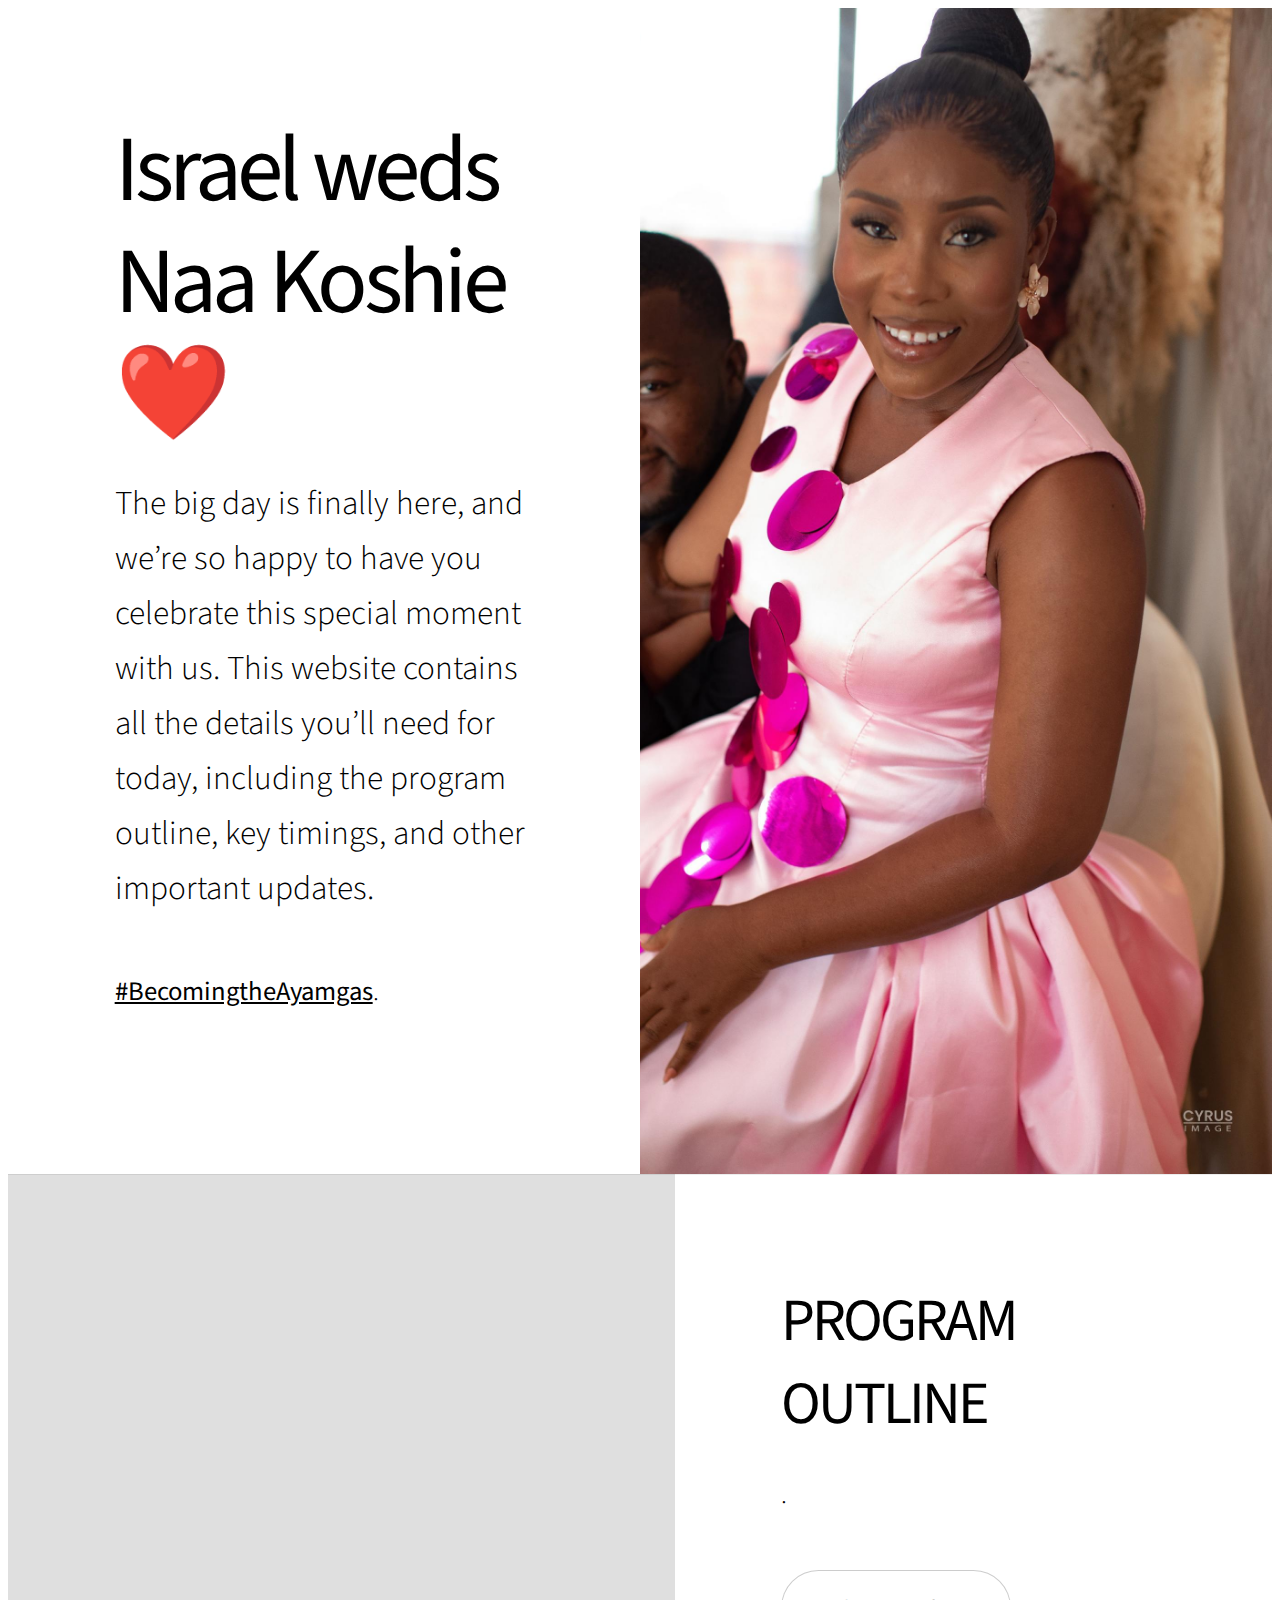
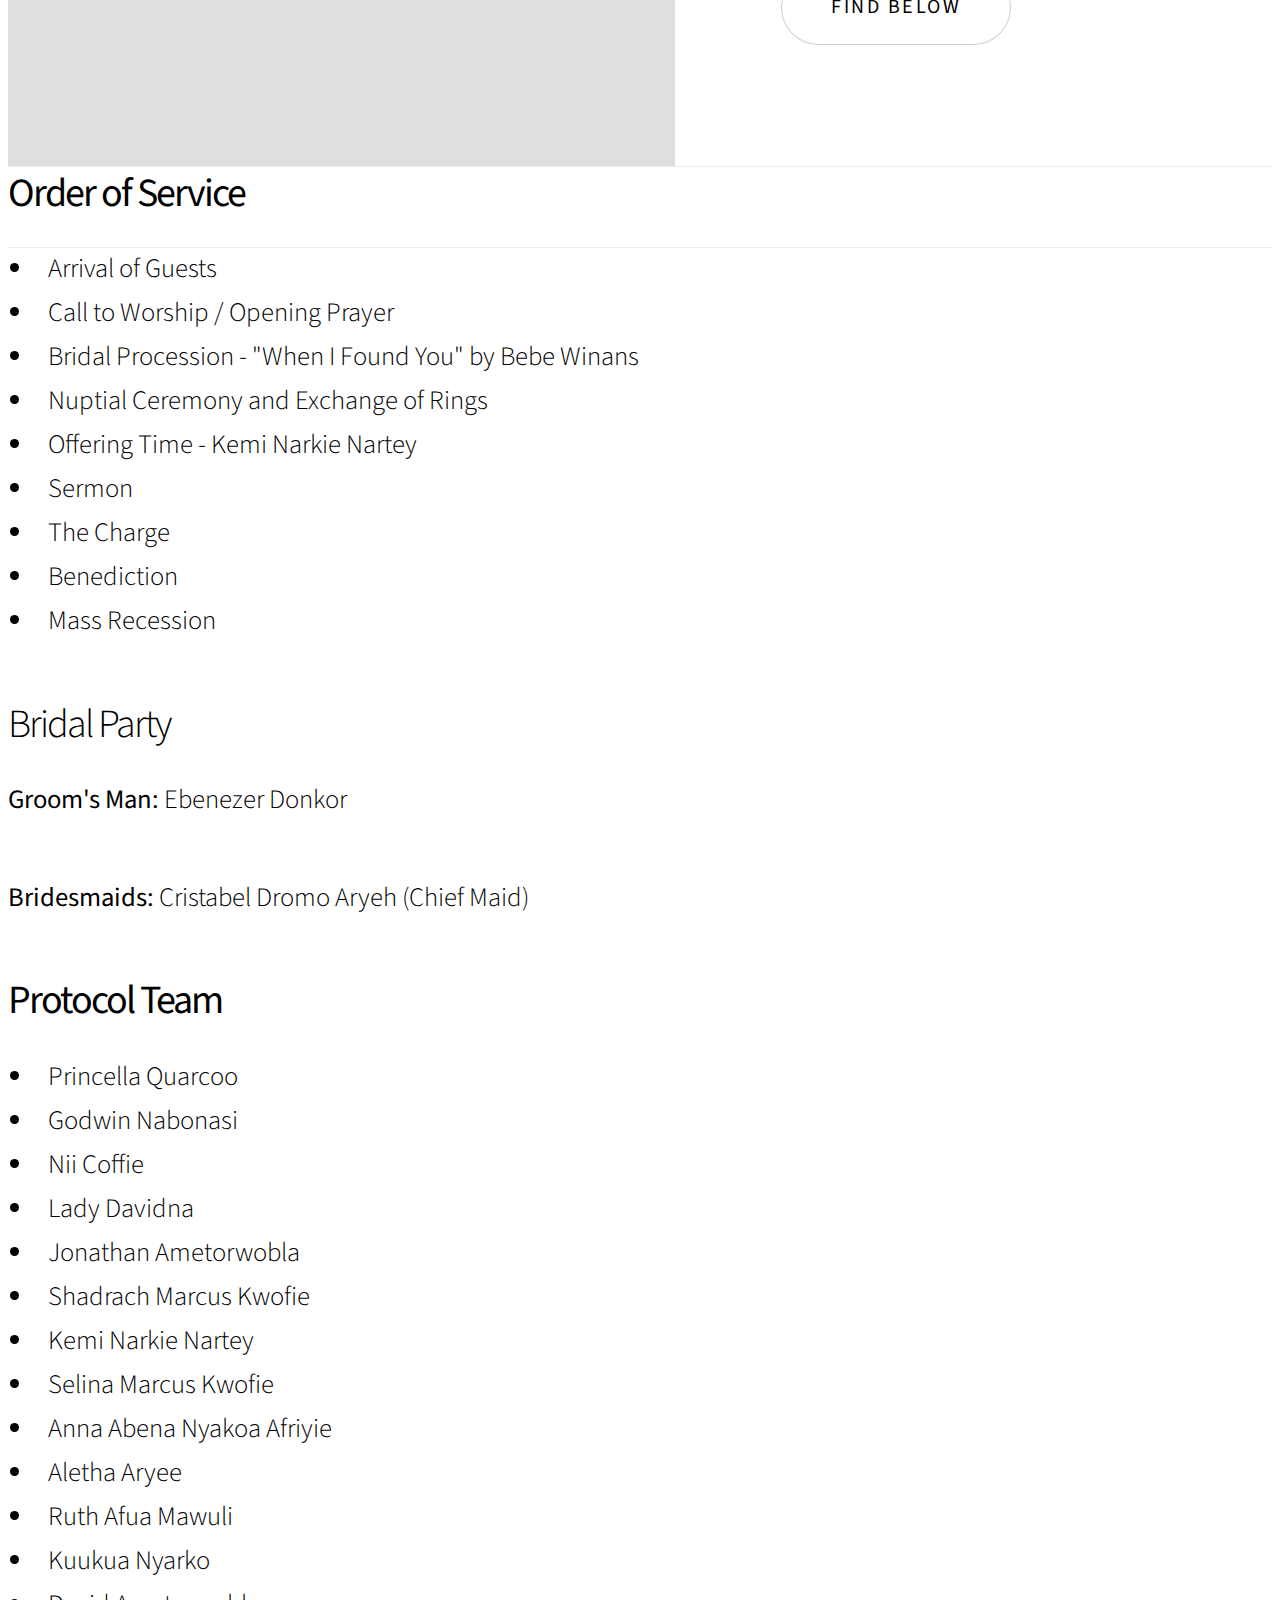
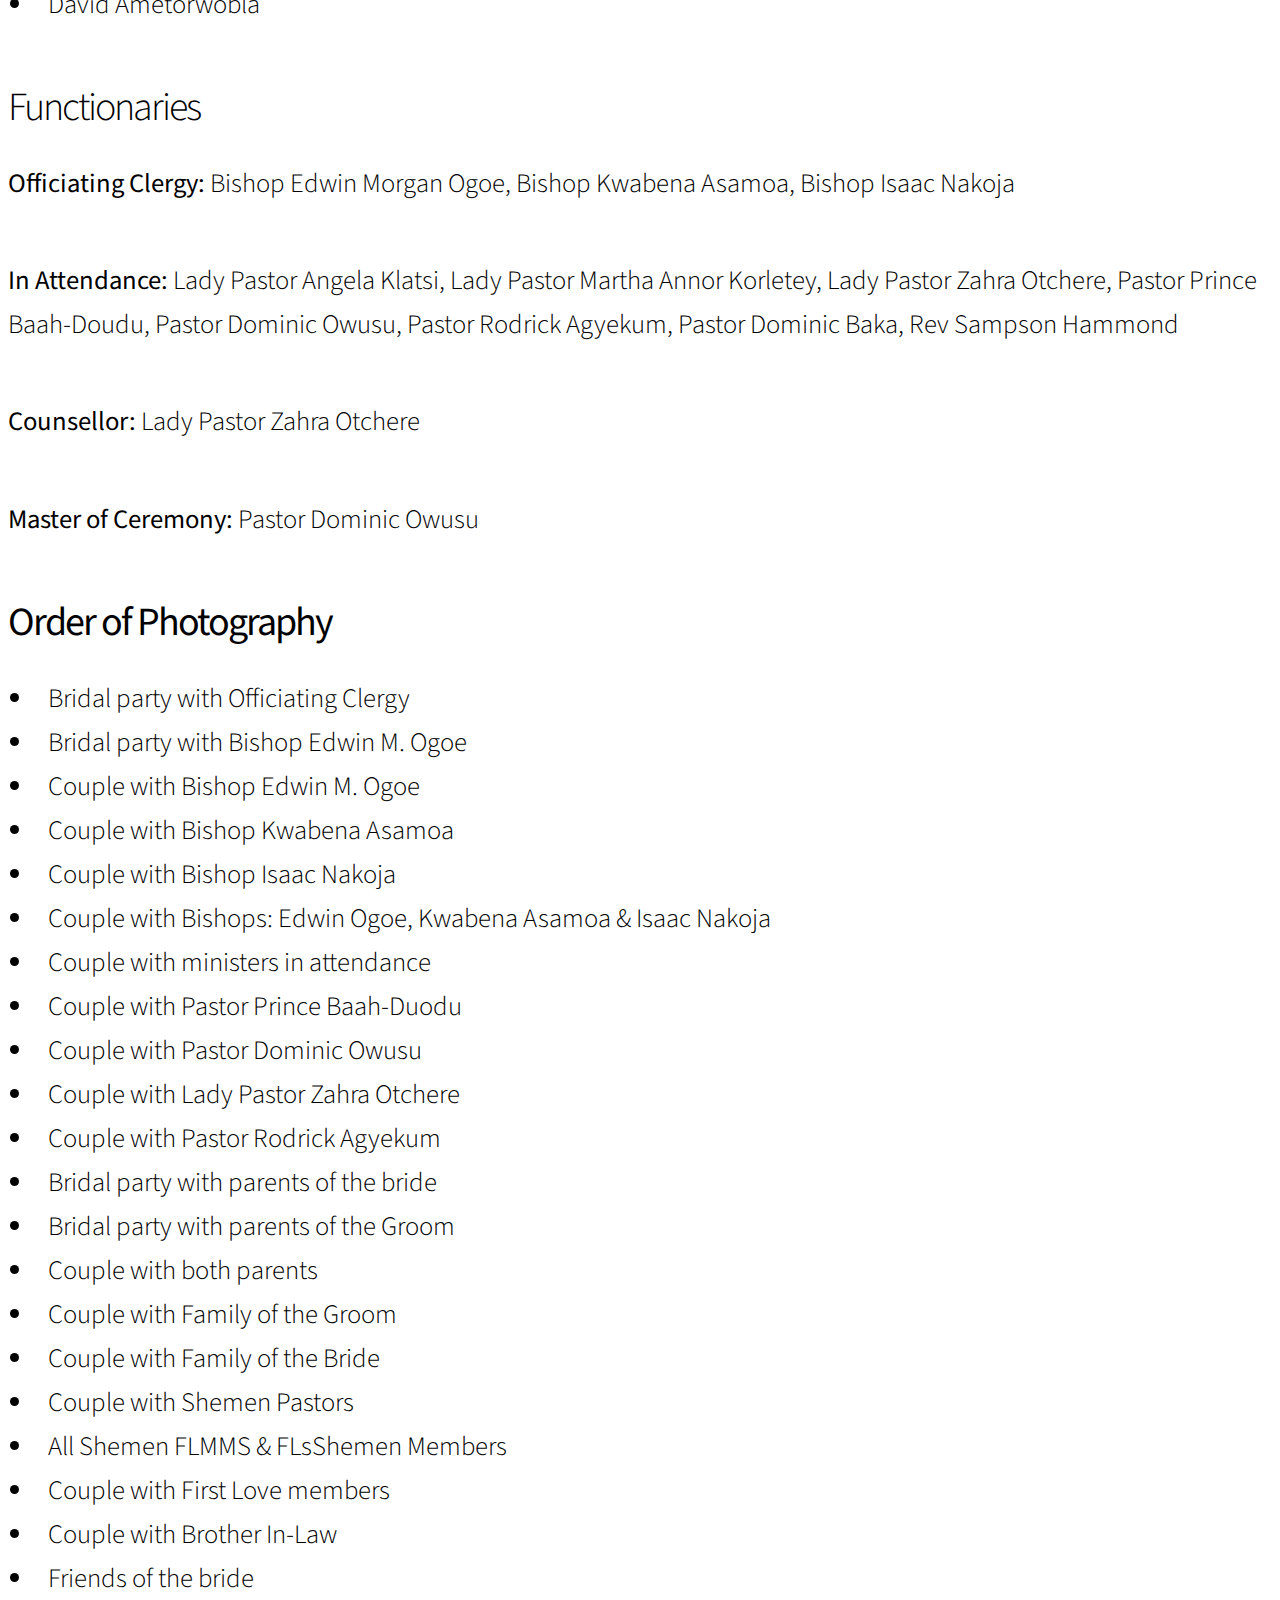
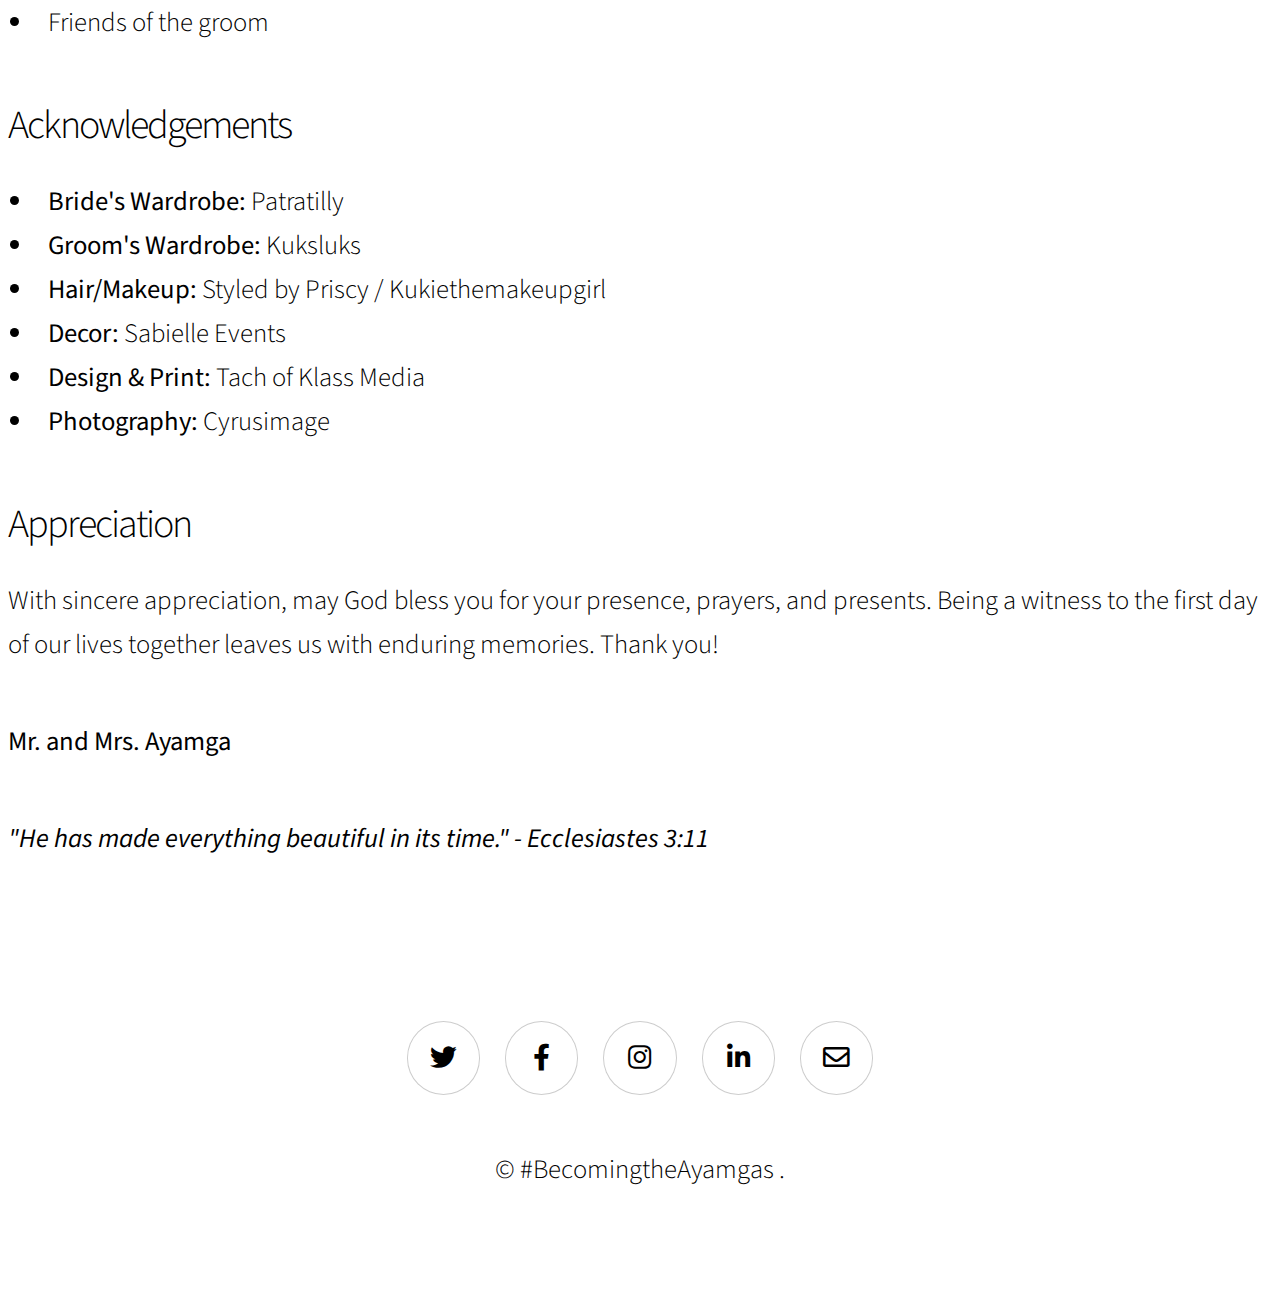
<file: index.html>
<!DOCTYPE HTML>
<!--
	Story by HTML5 UP
	html5up.net | @ajlkn
	Free for personal and commercial use under the CCA 3.0 license (html5up.net/license)

	Note: Only needed for demo purposes. Delete for production sites.
-->
<html>
	<head>
		<title>IsraelwedsNaaKoshie</title>
		<meta charset="utf-8" />
		<meta name="viewport" content="width=device-width, initial-scale=1, user-scalable=no" />
		<link rel="stylesheet" href="assets/css/main.css" />
		<noscript><link rel="stylesheet" href="assets/css/noscript.css" /></noscript>
	</head>
	<body class="is-preload">

		<!-- Wrapper -->
			<div id="wrapper" class="divided">

				<!-- Banner -->
					<section class="banner style1 orient-left content-align-left image-position-right fullscreen onload-image-fade-in onload-content-fade-right">
						<div class="content">
						<h1> <strong>Israel weds Naa Koshie❤️</strong></h1>
							<p class="major">The big day is finally here, and we’re so happy to have you celebrate this special moment with us.
								This website contains all the details you’ll need for today, including the program outline, key timings, and other important updates.
								<a></p>
							<p><strong>#BecomingtheAyamgas</strong><a href="#reference-banner"></a>.</p>
							<ul class="actions stacked">
								
							</ul>
						</div>
						<div class="image">
							<img src="images/b2.jpeg" alt="" />
						</div>
					</section>

				<!-- Spotlight -->
					<section class="spotlight style1 orient-right content-align-left image-position-center onscroll-image-fade-in" id="first">
						<div class="content">
							<h2><strong>PROGRAM OUTLINE</strong></h2>
							<p><a href="#reference-spotlight"></a>.</p>
							<ul class="actions stacked">
								<li><a href="" class="button">FIND BELOW</a></li>
							</ul>
						</div>
						<div class="image">
							<img src="images/c2.jpeg" alt="" />
						</div>
					</section>

					<div class="section"style="text-align: center;"></div>
						<h3><strong>Order of Service</strong></h3>
						<ul class="list">
							<li>Arrival of Guests</li>
							<li>Call to Worship / Opening Prayer</li>
							<li>Bridal Procession - "When I Found You" by Bebe Winans</li>
							<li>Nuptial Ceremony and Exchange of Rings</li>
							<li>Offering Time - Kemi Narkie Nartey</li>
							<li>Sermon</li>
							<li>The Charge</li>
							<li>Benediction</li>
							<li>Mass Recession</li>
						</ul>
					</div>
					
					<div class="section">
						<h3>Bridal Party</h3>
						<p><strong>Groom's Man:</strong> Ebenezer Donkor</p>
						<p><strong>Bridesmaids:</strong> Cristabel Dromo Aryeh (Chief Maid)</p>
					</div>
					
					<div class="section">
						<h3><strong>Protocol Team</strong></h3>
						<ul class="list">
							<li>Princella Quarcoo</li>
							<li>Godwin Nabonasi</li>
							<li>Nii Coffie</li>
							<li>Lady Davidna</li>
							<li>Jonathan Ametorwobla</li>
							<li>Shadrach Marcus Kwofie</li>
							<li>Kemi Narkie Nartey</li>
							<li>Selina Marcus Kwofie</li>
							<li>Anna Abena Nyakoa Afriyie</li>
							<li>Aletha Aryee</li>
							<li>Ruth Afua Mawuli</li>
							<li>Kuukua Nyarko</li>
							<li>David Ametorwobla</li>
						</ul>
					</div>
					
					<div class="section">
						<h3>Functionaries</h3>
						<p><strong>Officiating Clergy:</strong> Bishop Edwin Morgan Ogoe, Bishop Kwabena Asamoa, Bishop Isaac Nakoja</p>
						<p><strong>In Attendance:</strong> Lady Pastor Angela Klatsi, Lady Pastor Martha Annor Korletey, Lady Pastor Zahra Otchere, Pastor Prince Baah-Doudu, Pastor Dominic Owusu, Pastor Rodrick Agyekum, Pastor Dominic Baka, Rev Sampson Hammond</p>
						<p><strong>Counsellor:</strong> Lady Pastor Zahra Otchere</p>
						<p><strong>Master of Ceremony:</strong> Pastor Dominic Owusu</p>
					</div>
					
					<div class="section">
						<h3><strong>Order of Photography</strong></h3>
						<ul class="list">
							<li>Bridal party with Officiating Clergy</li>
<li>Bridal party with Bishop Edwin M. Ogoe</li>
<li>Couple with Bishop Edwin M. Ogoe</li>
<li>Couple with Bishop Kwabena Asamoa</li>
<li>Couple with Bishop Isaac Nakoja</li>
<li>Couple with Bishops: Edwin Ogoe, Kwabena Asamoa & Isaac Nakoja</li>
<li>Couple with ministers in attendance</li>
<li>Couple with Pastor Prince Baah-Duodu</li>
<li>Couple with Pastor Dominic Owusu</li>
<li>Couple with Lady Pastor Zahra Otchere</li>
<li>Couple with Pastor Rodrick Agyekum</li>
<li>Bridal party with parents of the bride</li>
<li>Bridal party with parents of the Groom</li>
<li>Couple with both parents</li>
<li>Couple with Family of the Groom</li>
<li>Couple with Family of the Bride</li>
<li>Couple with Shemen Pastors</li>
<li>All Shemen FLMMS & FLsShemen Members</li>
<li>Couple with First Love members</li>
<li>Couple with Brother In-Law</li>
<li>Friends of the bride</li>
<li>Friends of the groom</li>

						</ul>
					</div>
					
					<div class="section">
						<h3>Acknowledgements</h3>
						<ul class="list">
							<li><strong>Bride's Wardrobe:</strong> Patratilly</li>
							<li><strong>Groom's Wardrobe:</strong> Kuksluks</li>
							<li><strong>Hair/Makeup:</strong> Styled by Priscy / Kukiethemakeupgirl</li>
							<li><strong>Decor:</strong> Sabielle Events</li>
							<li><strong>Design & Print:</strong> Tach of Klass Media</li>
							<li><strong>Photography:</strong> Cyrusimage</li>
						</ul>
					</div>
					
					<div class="section">
						<h3>Appreciation</h3>
						<p>With sincere appreciation, may God bless you for your presence, prayers, and presents. Being a witness to the first day of our lives together leaves us with enduring memories. Thank you!</p>
						<p><strong>Mr. and Mrs. Ayamga</strong></p>
						<p><em><strong>"He has made everything beautiful in its time." - Ecclesiastes 3:11</strong></em></p>
					</div>
				</div>

				

				

				<!-- Footer -->
					<footer class="wrapper style1 align-center">
						<div class="inner">
							<ul class="icons">
								<li><a href="#" class="icon brands style2 fa-twitter"><span class="label">Twitter</span></a></li>
								<li><a href="#" class="icon brands style2 fa-facebook-f"><span class="label">Facebook</span></a></li>
								<li><a href="#" class="icon brands style2 fa-instagram"><span class="label">Instagram</span></a></li>
								<li><a href="#" class="icon brands style2 fa-linkedin-in"><span class="label">LinkedIn</span></a></li>
								<li><a href="#" class="icon style2 fa-envelope"><span class="label">Email</span></a></li>
							</ul>
							<p>&copy; #BecomingtheAyamgas <a href="https://html5up.net"></a>.</p>
						</div>
					</footer>

			</div>

		<!-- Scripts -->
			<script src="assets/js/jquery.min.js"></script>
			<script src="assets/js/jquery.scrollex.min.js"></script>
			<script src="assets/js/jquery.scrolly.min.js"></script>
			<script src="assets/js/browser.min.js"></script>
			<script src="assets/js/breakpoints.min.js"></script>
			<script src="assets/js/util.js"></script>
			<script src="assets/js/main.js"></script>

	</body>
</html>
</file>
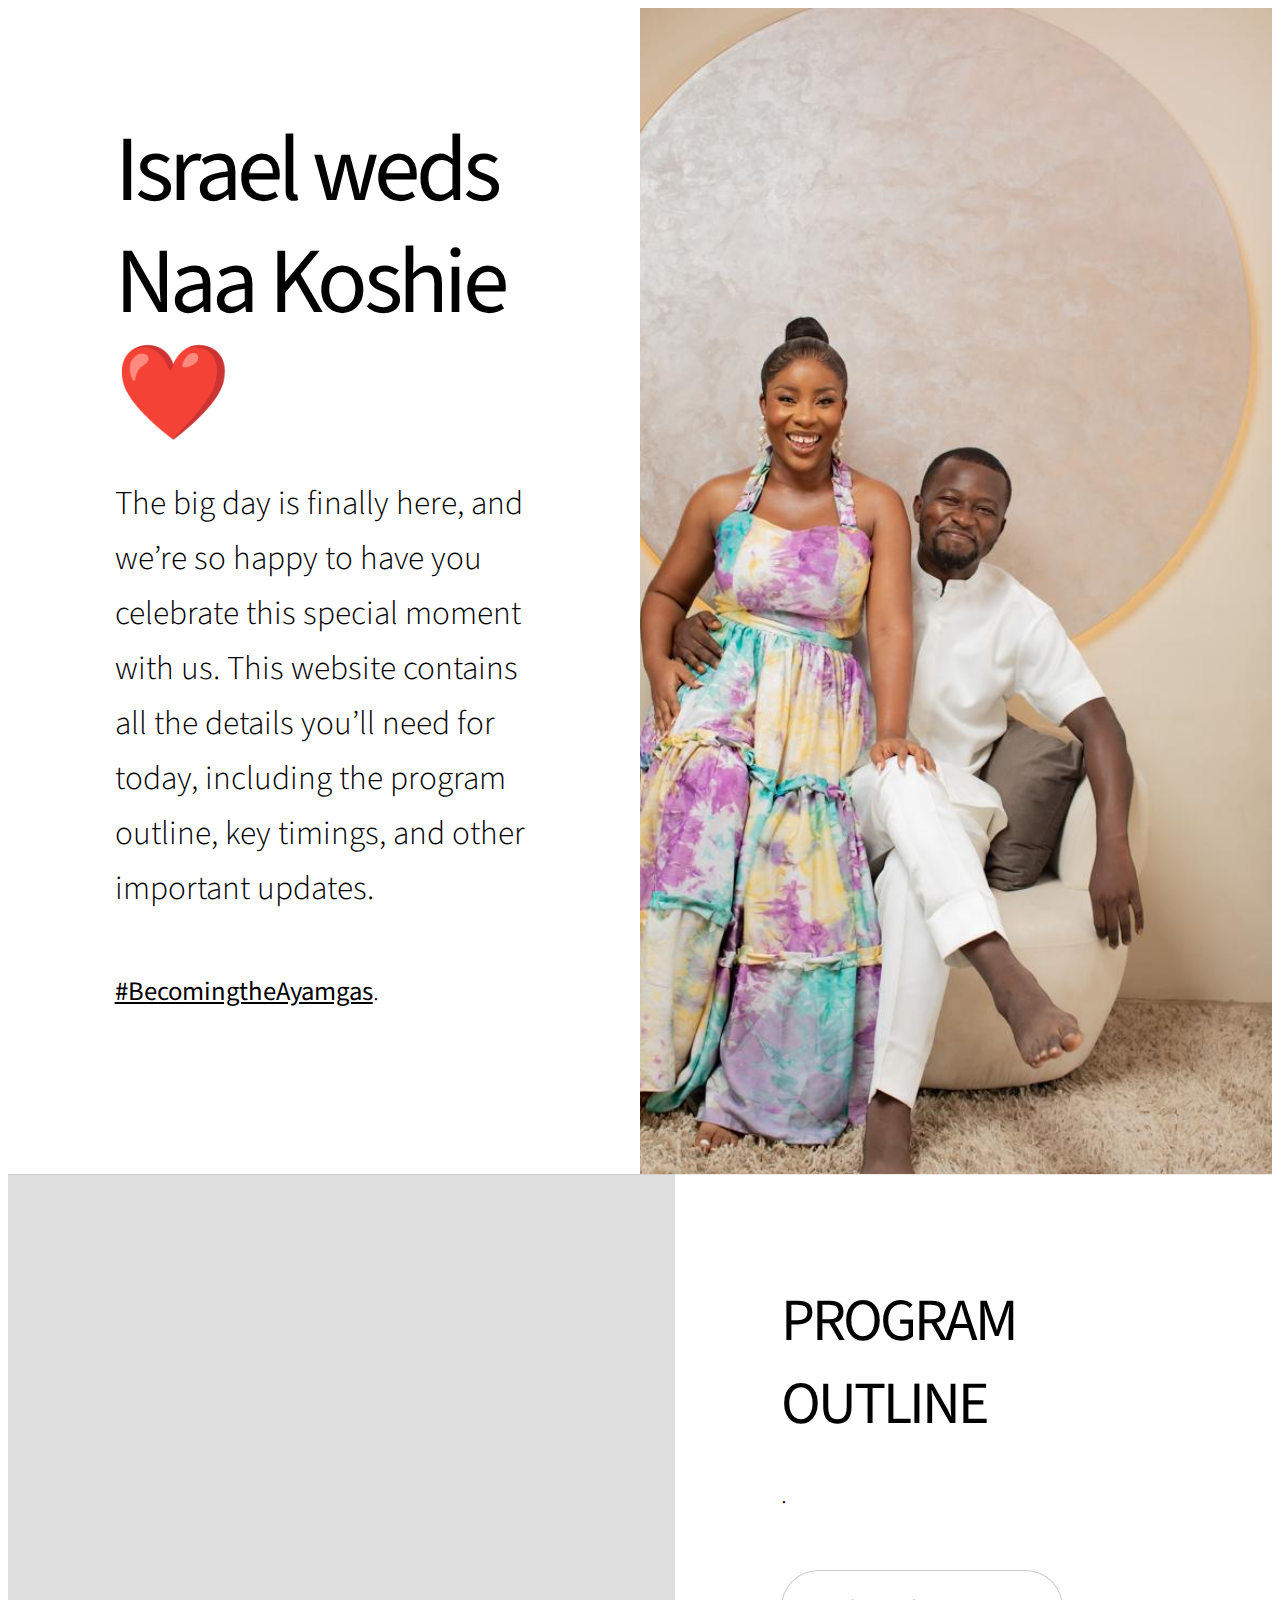
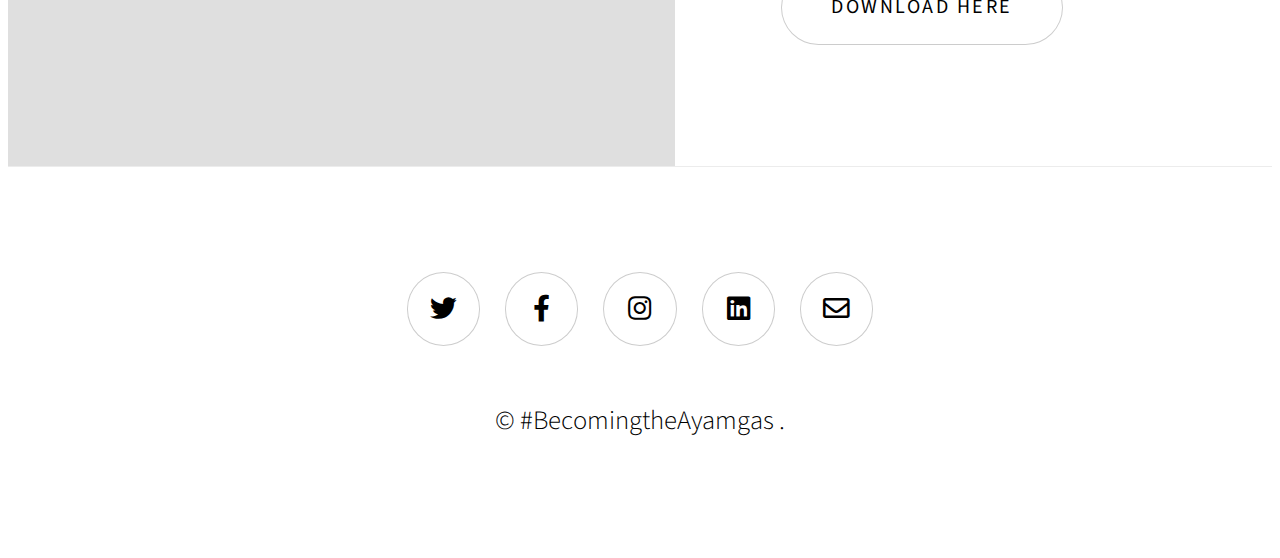
<file: index-demo.html>
<!DOCTYPE HTML>
<!--
	Story by HTML5 UP
	html5up.net | @ajlkn
	Free for personal and commercial use under the CCA 3.0 license (html5up.net/license)

	Note: Only needed for demo purposes. Delete for production sites.
-->
<html>
	<head>
		<title>Story by HTML5 UP</title>
		<meta charset="utf-8" />
		<meta name="viewport" content="width=device-width, initial-scale=1, user-scalable=no" />
		<link rel="stylesheet" href="assets/css/main.css" />
		<noscript><link rel="stylesheet" href="assets/css/noscript.css" /></noscript>
	</head>
	<body class="is-preload">

		<!-- Wrapper -->
			<div id="wrapper" class="divided">

				<!-- Banner -->
					<section class="banner style1 orient-left content-align-left image-position-right fullscreen onload-image-fade-in onload-content-fade-right">
						<div class="content">
						<h1> <strong>Israel weds Naa Koshie❤️</strong></h1>
							<p class="major">The big day is finally here, and we’re so happy to have you celebrate this special moment with us.
								This website contains all the details you’ll need for today, including the program outline, key timings, and other important updates.
								<a></p>
							<p><strong>#BecomingtheAyamgas</strong><a href="#reference-banner"></a>.</p>
							<ul class="actions stacked">
								
							</ul>
						</div>
						<div class="image">
							<img src="images/a1.jpeg" alt="" />
						</div>
					</section>

				<!-- Spotlight -->
					<section class="spotlight style1 orient-right content-align-left image-position-center onscroll-image-fade-in" id="first">
						<div class="content">
							<h2><strong>PROGRAM OUTLINE</strong></h2>
							<p><a href="#reference-spotlight"></a>.</p>
							<ul class="actions stacked">
								<li><a href="Israel and Sylvia.pdf" class="button">Download Here</a></li>
							</ul>
						</div>
						<div class="image">
							<img src="images/a2.jpeg" alt="" />
						</div>
					</section>

				
				<!-- Footer -->
					<footer class="wrapper style1 align-center">
						<div class="inner">
							<ul class="icons">
								<li><a href="#" class="icon brands style2 fa-twitter"><span class="label">Twitter</span></a></li>
								<li><a href="#" class="icon brands style2 fa-facebook-f"><span class="label">Facebook</span></a></li>
								<li><a href="#" class="icon brands style2 fa-instagram"><span class="label">Instagram</span></a></li>
								<li><a href="#" class="icon brands style2 fa-linkedin"><span class="label">LinkedIn</span></a></li>
								<li><a href="#" class="icon style2 fa-envelope"><span class="label">Email</span></a></li>
							</ul>
							<p>&copy; #BecomingtheAyamgas <a href="https://html5up.net"></a>.</p>
						</div>
					</footer>

			</div>

		<!-- Scripts -->
			<script src="assets/js/jquery.min.js"></script>
			<script src="assets/js/jquery.scrollex.min.js"></script>
			<script src="assets/js/jquery.scrolly.min.js"></script>
			<script src="assets/js/browser.min.js"></script>
			<script src="assets/js/breakpoints.min.js"></script>
			<script src="assets/js/util.js"></script>
			<script src="assets/js/main.js"></script>

		<!-- Note: Only needed for demo purposes. Delete for production sites. -->
			<script src="assets/js/demo.js"></script>

	</body>
</html>
</file>
<file: assets/css/noscript.css>
/*
	Story by HTML5 UP
	html5up.net | @ajlkn
	Free for personal and commercial use under the CCA 3.0 license (html5up.net/license)
*/

/* Banner (transitions) */

	.banner.onload-content-fade-up .content {
		-moz-transition: none;
		-webkit-transition: none;
		-ms-transition: none;
		transition: none;
	}

	body.is-preload .banner.onload-content-fade-up .content {
		-moz-transform: none;
		-webkit-transform: none;
		-ms-transform: none;
		transform: none;
		opacity: 1;
	}

	.banner.onload-content-fade-down .content {
		-moz-transition: none;
		-webkit-transition: none;
		-ms-transition: none;
		transition: none;
	}

	body.is-preload .banner.onload-content-fade-down .content {
		-moz-transform: none;
		-webkit-transform: none;
		-ms-transform: none;
		transform: none;
		opacity: 1;
	}

	.banner.onload-content-fade-left .content {
		-moz-transition: none;
		-webkit-transition: none;
		-ms-transition: none;
		transition: none;
	}

	body.is-preload .banner.onload-content-fade-left .content {
		-moz-transform: none;
		-webkit-transform: none;
		-ms-transform: none;
		transform: none;
		opacity: 1;
	}

	.banner.onload-content-fade-right .content {
		-moz-transition: none;
		-webkit-transition: none;
		-ms-transition: none;
		transition: none;
	}

	body.is-preload .banner.onload-content-fade-right .content {
		-moz-transform: none;
		-webkit-transform: none;
		-ms-transform: none;
		transform: none;
		opacity: 1;
	}

	.banner.onload-content-fade-in .content {
		-moz-transition: none;
		-webkit-transition: none;
		-ms-transition: none;
		transition: none;
	}

	body.is-preload .banner.onload-content-fade-in .content {
		-moz-transform: none;
		-webkit-transform: none;
		-ms-transform: none;
		transform: none;
		opacity: 1;
	}

	.banner.onload-image-fade-up .image {
		-moz-transition: none;
		-webkit-transition: none;
		-ms-transition: none;
		transition: none;
	}

		.banner.onload-image-fade-up .image img {
			-moz-transition: none;
			-webkit-transition: none;
			-ms-transition: none;
			transition: none;
		}

	body.is-preload .banner.onload-image-fade-up .image {
		-moz-transform: none;
		-webkit-transform: none;
		-ms-transform: none;
		transform: none;
		opacity: 1;
	}

		body.is-preload .banner.onload-image-fade-up .image img {
			opacity: 1;
		}

	.banner.onload-image-fade-down .image {
		-moz-transition: none;
		-webkit-transition: none;
		-ms-transition: none;
		transition: none;
	}

		.banner.onload-image-fade-down .image img {
			-moz-transition: none;
			-webkit-transition: none;
			-ms-transition: none;
			transition: none;
		}

	body.is-preload .banner.onload-image-fade-down .image {
		-moz-transform: none;
		-webkit-transform: none;
		-ms-transform: none;
		transform: none;
		opacity: 1;
	}

		body.is-preload .banner.onload-image-fade-down .image img {
			opacity: 1;
		}

	.banner.onload-image-fade-left .image {
		-moz-transition: none;
		-webkit-transition: none;
		-ms-transition: none;
		transition: none;
	}

		.banner.onload-image-fade-left .image img {
			-moz-transition: none;
			-webkit-transition: none;
			-ms-transition: none;
			transition: none;
		}

	body.is-preload .banner.onload-image-fade-left .image {
		-moz-transform: none;
		-webkit-transform: none;
		-ms-transform: none;
		transform: none;
		opacity: 1;
	}

		body.is-preload .banner.onload-image-fade-left .image img {
			opacity: 1;
		}

	.banner.onload-image-fade-right .image {
		-moz-transition: none;
		-webkit-transition: none;
		-ms-transition: none;
		transition: none;
	}

		.banner.onload-image-fade-right .image img {
			-moz-transition: none;
			-webkit-transition: none;
			-ms-transition: none;
			transition: none;
		}

	body.is-preload .banner.onload-image-fade-right .image {
		-moz-transform: none;
		-webkit-transform: none;
		-ms-transform: none;
		transform: none;
		opacity: 1;
	}

		body.is-preload .banner.onload-image-fade-right .image img {
			opacity: 1;
		}

	.banner.onload-image-fade-in .image img {
		-moz-transition: none;
		-webkit-transition: none;
		-ms-transition: none;
		transition: none;
	}

	body.is-preload .banner.onload-image-fade-in .image img {
		opacity: 1;
	}

	.banner.onscroll-content-fade-up .content {
		-moz-transition: none;
		-webkit-transition: none;
		-ms-transition: none;
		transition: none;
	}

	.banner.onscroll-content-fade-up.is-inactive .content {
		-moz-transform: none;
		-webkit-transform: none;
		-ms-transform: none;
		transform: none;
		opacity: 1;
	}

	.banner.onscroll-content-fade-down .content {
		-moz-transition: none;
		-webkit-transition: none;
		-ms-transition: none;
		transition: none;
	}

	.banner.onscroll-content-fade-down.is-inactive .content {
		-moz-transform: none;
		-webkit-transform: none;
		-ms-transform: none;
		transform: none;
		opacity: 1;
	}

	.banner.onscroll-content-fade-left .content {
		-moz-transition: none;
		-webkit-transition: none;
		-ms-transition: none;
		transition: none;
	}

	.banner.onscroll-content-fade-left.is-inactive .content {
		-moz-transform: none;
		-webkit-transform: none;
		-ms-transform: none;
		transform: none;
		opacity: 1;
	}

	.banner.onscroll-content-fade-right .content {
		-moz-transition: none;
		-webkit-transition: none;
		-ms-transition: none;
		transition: none;
	}

	.banner.onscroll-content-fade-right.is-inactive .content {
		-moz-transform: none;
		-webkit-transform: none;
		-ms-transform: none;
		transform: none;
		opacity: 1;
	}

	.banner.onscroll-content-fade-in .content {
		-moz-transition: none;
		-webkit-transition: none;
		-ms-transition: none;
		transition: none;
	}

	.banner.onscroll-content-fade-in.is-inactive .content {
		-moz-transform: none;
		-webkit-transform: none;
		-ms-transform: none;
		transform: none;
		opacity: 1;
	}

	.banner.onscroll-image-fade-up .image {
		-moz-transition: none;
		-webkit-transition: none;
		-ms-transition: none;
		transition: none;
	}

		.banner.onscroll-image-fade-up .image img {
			-moz-transition: none;
			-webkit-transition: none;
			-ms-transition: none;
			transition: none;
		}

	.banner.onscroll-image-fade-up.is-inactive .image {
		-moz-transform: none;
		-webkit-transform: none;
		-ms-transform: none;
		transform: none;
		opacity: 1;
	}

		.banner.onscroll-image-fade-up.is-inactive .image img {
			opacity: 1;
		}

	.banner.onscroll-image-fade-down .image {
		-moz-transition: none;
		-webkit-transition: none;
		-ms-transition: none;
		transition: none;
	}

		.banner.onscroll-image-fade-down .image img {
			-moz-transition: none;
			-webkit-transition: none;
			-ms-transition: none;
			transition: none;
		}

	.banner.onscroll-image-fade-down.is-inactive .image {
		-moz-transform: none;
		-webkit-transform: none;
		-ms-transform: none;
		transform: none;
		opacity: 1;
	}

		.banner.onscroll-image-fade-down.is-inactive .image img {
			opacity: 1;
		}

	.banner.onscroll-image-fade-left .image {
		-moz-transition: none;
		-webkit-transition: none;
		-ms-transition: none;
		transition: none;
	}

		.banner.onscroll-image-fade-left .image img {
			-moz-transition: none;
			-webkit-transition: none;
			-ms-transition: none;
			transition: none;
		}

	.banner.onscroll-image-fade-left.is-inactive .image {
		-moz-transform: none;
		-webkit-transform: none;
		-ms-transform: none;
		transform: none;
		opacity: 1;
	}

		.banner.onscroll-image-fade-left.is-inactive .image img {
			opacity: 1;
		}

	.banner.onscroll-image-fade-right .image {
		-moz-transition: none;
		-webkit-transition: none;
		-ms-transition: none;
		transition: none;
	}

		.banner.onscroll-image-fade-right .image img {
			-moz-transition: none;
			-webkit-transition: none;
			-ms-transition: none;
			transition: none;
		}

	.banner.onscroll-image-fade-right.is-inactive .image {
		-moz-transform: none;
		-webkit-transform: none;
		-ms-transform: none;
		transform: none;
		opacity: 1;
	}

		.banner.onscroll-image-fade-right.is-inactive .image img {
			opacity: 1;
		}

	.banner.onscroll-image-fade-in .image img {
		-moz-transition: none;
		-webkit-transition: none;
		-ms-transition: none;
		transition: none;
	}

	.banner.onscroll-image-fade-in.is-inactive .image img {
		opacity: 1;
	}
</file>
<file: assets/css/main.css>
@import url(fontawesome-all.min.css);
@import url("https://fonts.googleapis.com/css?family=Source+Sans+Pro:300,300i,400,400i");

/*
	Story by HTML5 UP
	html5up.net | @ajlkn
	Free for personal and commercial use under the CCA 3.0 license (html5up.net/license)
*/

html, body, div, span, applet, object,
iframe, h1, h2, h3, h4, h5, h6, p, blockquote,
pre, a, abbr, acronym, address, big, cite,
code, del, dfn, em, img, ins, kbd, q, s, samp,
small, strike, strong, sub, sup, tt, var, b,
u, i, center, dl, dt, dd, ol, ul, li, fieldset,
form, label, legend, table, caption, tbody,
tfoot, thead, tr, th, td, article, aside,
canvas, details, embed, figure, figcaption,
footer, header, hgroup, menu, nav, output, ruby,
section, summary, time, mark, audio, video {
	margin: o;
	padding: 0;
	border: 0;
	font-size: 150%;
	font: inherit;
	vertical-align: baseline;}

article, aside, details, figcaption, figure,
footer, header, hgroup, menu, nav, section {
	display: block;}

body {
	line-height: 1;
}

ol, ul {
	list-style: none;
}

blockquote, q {
	quotes: none;
}

	blockquote:before, blockquote:after, q:before, q:after {
		content: '';
		content: none;
	}

table {
	border-collapse: collapse;
	border-spacing: 0;
}

body {
	-webkit-text-size-adjust: none;
}

mark {
	background-color: transparent;
	color: inherit;
}

input::-moz-focus-inner {
	border: 0;
	padding: 0;
}

input, select, textarea {
	-moz-appearance: none;
	-webkit-appearance: none;
	-ms-appearance: none;
	appearance: none;
}

/* Basic */

	@-ms-viewport {
		width: device-width;
	}

	body {
		-ms-overflow-style: scrollbar;
	}

	@media screen and (max-width: 480px) {

		html, body {
			min-width: 320px;
		}

	}

	html {
		box-sizing: border-box;
	}

	*, *:before, *:after {
		box-sizing: inherit;
	}

	body {
		background: #ffffff;
	}

		body.is-preload *, body.is-preload *:before, body.is-preload *:after {
			-moz-animation: none !important;
			-webkit-animation: none !important;
			-ms-animation: none !important;
			animation: none !important;
			-moz-transition: none !important;
			-webkit-transition: none !important;
			-ms-transition: none !important;
			transition: none !important;
		}

/* Type */

	html {
		font-size: 50pt;
	}

		@media screen and (max-width: 1680px) {

			html {
				font-size: 20pt;
			}

		}

		@media screen and (max-width: 1280px) {

			html {
				font-size: 14Spt;
			}

		}

		@media screen and (max-width: 736px) {

			html {
				font-size: 16pt;
			}

		}

		@media screen and (max-width: 360px) {

			html {
				font-size: 15pt;
			}

		}

	body {
		background-color: #ffffff;
		color: #000000;
	}

	body, input, select, textarea {
		font-family: "Source Sans Pro", Helvetica, sans-serif;
		font-size: 1rem;
		font-weight: 300;
		line-height: 1.65;
	}

	a {
		-moz-transition: color 0.2s ease-in-out;
		-webkit-transition: color 0.2s ease-in-out;
		-ms-transition: color 0.2s ease-in-out;
		transition: color 0.2s ease-in-out;
		text-decoration: underline;
	}

		a:hover {
			text-decoration: none;
		}

	strong, b {
		font-weight: 400;
	}

	em, i {
		font-style: italic;
	}

	p {
		margin: 0 0 2rem 0;
	}

		p.major {
			font-size: 1.25rem;
		}

	h1, h2, h3, h4, h5, h6 {
		font-weight: 300;
		line-height: 1.375;
		letter-spacing: -0.05em;
		margin: 0 0 1rem 0;
	}

		h1 a, h2 a, h3 a, h4 a, h5 a, h6 a {
			color: inherit;
			text-decoration: none;
		}

	h1 {
		font-size: 3.5rem;
		line-height: 1.2;
	}

	h2 {
		font-size: 2.25rem;
	}

	h3 {
		font-size: 1.5rem;
	}

	h4 {
		font-size: 1.1rem;
	}

	h5 {
		font-size: 0.9rem;
	}

	h6 {
		font-size: 0.7rem;
	}

	sub {
		font-size: 0.8rem;
		position: relative;
		top: 0.5rem;
	}

	sup {
		font-size: 0.8rem;
		position: relative;
		top: -0.5rem;
	}

	blockquote {
		border-left: solid 4px;
		font-style: italic;
		margin: 0 0 2rem 0;
		padding: 0.5rem 0 0.5rem 2rem;
	}

	code {
		border-radius: 4px;
		font-family: "Courier New", monospace;
		font-size: 0.9em;
		margin: 0 0.25rem;
		padding: 0.25rem 0.325rem;
	}

	pre {
		-webkit-overflow-scrolling: touch;
		font-family: "Courier New", monospace;
		font-size: 0.9em;
		margin: 0 0 2rem 0;
	}

		pre code {
			display: block;
			line-height: 1.5;
			padding: 0.75rem 1rem;
			overflow-x: auto;
		}

	hr {
		border: 0;
		border-bottom: solid 1px;
		margin: 2.5rem 0;
	}

		hr.major {
			margin: 3.5rem 0;
		}

	.align-left {
		text-align: left;
	}

	.align-center {
		text-align: center;
	}

	.align-right {
		text-align: right;
	}

	@media screen and (max-width: 736px) {

		p.major {
			font-size: 1.1rem;
		}

		h1 {
			font-size: 2.5rem;
		}

		h2 {
			font-size: 2rem;
		}

		h3 {
			font-size: 1.25rem;
		}

		h4 {
			font-size: 1rem;
		}

	}

	input, select, textarea {
		color: #000000;
	}

	a {
		color: #000000;
	}

		a:hover {
			color: #47D3E5;
		}

	strong, b {
		color: #000000;
	}

	h1, h2, h3, h4, h5, h6 {
		color: #000000;
	}

	blockquote {
		border-left-color: rgba(0, 0, 0, 0.2);
	}

	code {
		background: rgba(0, 0, 0, 0.05);
		border-color: rgba(0, 0, 0, 0.2);
	}

	hr {
		border-bottom-color: rgba(0, 0, 0, 0.2);
	}

/* Row */

	.row {
		display: flex;
		flex-wrap: wrap;
		box-sizing: border-box;
		align-items: stretch;
	}

		.row > * {
			box-sizing: border-box;
		}

		.row.gtr-uniform > * > :last-child {
			margin-bottom: 0;
		}

		.row.aln-left {
			justify-content: flex-start;
		}

		.row.aln-center {
			justify-content: center;
		}

		.row.aln-right {
			justify-content: flex-end;
		}

		.row.aln-top {
			align-items: flex-start;
		}

		.row.aln-middle {
			align-items: center;
		}

		.row.aln-bottom {
			align-items: flex-end;
		}

		.row > .imp {
			order: -1;
		}

		.row > .col-1 {
			width: 8.33333%;
		}

		.row > .off-1 {
			margin-left: 8.33333%;
		}

		.row > .col-2 {
			width: 16.66667%;
		}

		.row > .off-2 {
			margin-left: 16.66667%;
		}

		.row > .col-3 {
			width: 25%;
		}

		.row > .off-3 {
			margin-left: 25%;
		}

		.row > .col-4 {
			width: 33.33333%;
		}

		.row > .off-4 {
			margin-left: 33.33333%;
		}

		.row > .col-5 {
			width: 41.66667%;
		}

		.row > .off-5 {
			margin-left: 41.66667%;
		}

		.row > .col-6 {
			width: 50%;
		}

		.row > .off-6 {
			margin-left: 50%;
		}

		.row > .col-7 {
			width: 58.33333%;
		}

		.row > .off-7 {
			margin-left: 58.33333%;
		}

		.row > .col-8 {
			width: 66.66667%;
		}

		.row > .off-8 {
			margin-left: 66.66667%;
		}

		.row > .col-9 {
			width: 75%;
		}

		.row > .off-9 {
			margin-left: 75%;
		}

		.row > .col-10 {
			width: 83.33333%;
		}

		.row > .off-10 {
			margin-left: 83.33333%;
		}

		.row > .col-11 {
			width: 91.66667%;
		}

		.row > .off-11 {
			margin-left: 91.66667%;
		}

		.row > .col-12 {
			width: 100%;
		}

		.row > .off-12 {
			margin-left: 100%;
		}

		.row.gtr-0 {
			margin-top: 0;
			margin-left: 0rem;
		}

			.row.gtr-0 > * {
				padding: 0 0 0 0rem;
			}

			.row.gtr-0.gtr-uniform {
				margin-top: 0rem;
			}

				.row.gtr-0.gtr-uniform > * {
					padding-top: 0rem;
				}

		.row.gtr-25 {
			margin-top: 0;
			margin-left: -0.5rem;
		}

			.row.gtr-25 > * {
				padding: 0 0 0 0.5rem;
			}

			.row.gtr-25.gtr-uniform {
				margin-top: -0.5rem;
			}

				.row.gtr-25.gtr-uniform > * {
					padding-top: 0.5rem;
				}

		.row.gtr-50 {
			margin-top: 0;
			margin-left: -1rem;
		}

			.row.gtr-50 > * {
				padding: 0 0 0 1rem;
			}

			.row.gtr-50.gtr-uniform {
				margin-top: -1rem;
			}

				.row.gtr-50.gtr-uniform > * {
					padding-top: 1rem;
				}

		.row {
			margin-top: 0;
			margin-left: -2rem;
		}

			.row > * {
				padding: 0 0 0 2rem;
			}

			.row.gtr-uniform {
				margin-top: -2rem;
			}

				.row.gtr-uniform > * {
					padding-top: 2rem;
				}

		.row.gtr-150 {
			margin-top: 0;
			margin-left: -3rem;
		}

			.row.gtr-150 > * {
				padding: 0 0 0 3rem;
			}

			.row.gtr-150.gtr-uniform {
				margin-top: -3rem;
			}

				.row.gtr-150.gtr-uniform > * {
					padding-top: 3rem;
				}

		.row.gtr-200 {
			margin-top: 0;
			margin-left: -4rem;
		}

			.row.gtr-200 > * {
				padding: 0 0 0 4rem;
			}

			.row.gtr-200.gtr-uniform {
				margin-top: -4rem;
			}

				.row.gtr-200.gtr-uniform > * {
					padding-top: 4rem;
				}

		@media screen and (max-width: 1680px) {

			.row {
				display: flex;
				flex-wrap: wrap;
				box-sizing: border-box;
				align-items: stretch;
			}

				.row > * {
					box-sizing: border-box;
				}

				.row.gtr-uniform > * > :last-child {
					margin-bottom: 0;
				}

				.row.aln-left {
					justify-content: flex-start;
				}

				.row.aln-center {
					justify-content: center;
				}

				.row.aln-right {
					justify-content: flex-end;
				}

				.row.aln-top {
					align-items: flex-start;
				}

				.row.aln-middle {
					align-items: center;
				}

				.row.aln-bottom {
					align-items: flex-end;
				}

				.row > .imp-xlarge {
					order: -1;
				}

				.row > .col-1-xlarge {
					width: 8.33333%;
				}

				.row > .off-1-xlarge {
					margin-left: 8.33333%;
				}

				.row > .col-2-xlarge {
					width: 16.66667%;
				}

				.row > .off-2-xlarge {
					margin-left: 16.66667%;
				}

				.row > .col-3-xlarge {
					width: 25%;
				}

				.row > .off-3-xlarge {
					margin-left: 25%;
				}

				.row > .col-4-xlarge {
					width: 33.33333%;
				}

				.row > .off-4-xlarge {
					margin-left: 33.33333%;
				}

				.row > .col-5-xlarge {
					width: 41.66667%;
				}

				.row > .off-5-xlarge {
					margin-left: 41.66667%;
				}

				.row > .col-6-xlarge {
					width: 50%;
				}

				.row > .off-6-xlarge {
					margin-left: 50%;
				}

				.row > .col-7-xlarge {
					width: 58.33333%;
				}

				.row > .off-7-xlarge {
					margin-left: 58.33333%;
				}

				.row > .col-8-xlarge {
					width: 66.66667%;
				}

				.row > .off-8-xlarge {
					margin-left: 66.66667%;
				}

				.row > .col-9-xlarge {
					width: 75%;
				}

				.row > .off-9-xlarge {
					margin-left: 75%;
				}

				.row > .col-10-xlarge {
					width: 83.33333%;
				}

				.row > .off-10-xlarge {
					margin-left: 83.33333%;
				}

				.row > .col-11-xlarge {
					width: 91.66667%;
				}

				.row > .off-11-xlarge {
					margin-left: 91.66667%;
				}

				.row > .col-12-xlarge {
					width: 100%;
				}

				.row > .off-12-xlarge {
					margin-left: 100%;
				}

				.row.gtr-0 {
					margin-top: 0;
					margin-left: 0rem;
				}

					.row.gtr-0 > * {
						padding: 0 0 0 0rem;
					}

					.row.gtr-0.gtr-uniform {
						margin-top: 0rem;
					}

						.row.gtr-0.gtr-uniform > * {
							padding-top: 0rem;
						}

				.row.gtr-25 {
					margin-top: 0;
					margin-left: -0.5rem;
				}

					.row.gtr-25 > * {
						padding: 0 0 0 0.5rem;
					}

					.row.gtr-25.gtr-uniform {
						margin-top: -0.5rem;
					}

						.row.gtr-25.gtr-uniform > * {
							padding-top: 0.5rem;
						}

				.row.gtr-50 {
					margin-top: 0;
					margin-left: -1rem;
				}

					.row.gtr-50 > * {
						padding: 0 0 0 1rem;
					}

					.row.gtr-50.gtr-uniform {
						margin-top: -1rem;
					}

						.row.gtr-50.gtr-uniform > * {
							padding-top: 1rem;
						}

				.row {
					margin-top: 0;
					margin-left: -2rem;
				}

					.row > * {
						padding: 0 0 0 2rem;
					}

					.row.gtr-uniform {
						margin-top: -2rem;
					}

						.row.gtr-uniform > * {
							padding-top: 2rem;
						}

				.row.gtr-150 {
					margin-top: 0;
					margin-left: -3rem;
				}

					.row.gtr-150 > * {
						padding: 0 0 0 3rem;
					}

					.row.gtr-150.gtr-uniform {
						margin-top: -3rem;
					}

						.row.gtr-150.gtr-uniform > * {
							padding-top: 3rem;
						}

				.row.gtr-200 {
					margin-top: 0;
					margin-left: -4rem;
				}

					.row.gtr-200 > * {
						padding: 0 0 0 4rem;
					}

					.row.gtr-200.gtr-uniform {
						margin-top: -4rem;
					}

						.row.gtr-200.gtr-uniform > * {
							padding-top: 4rem;
						}

		}

		@media screen and (max-width: 1280px) {

			.row {
				display: flex;
				flex-wrap: wrap;
				box-sizing: border-box;
				align-items: stretch;
			}

				.row > * {
					box-sizing: border-box;
				}

				.row.gtr-uniform > * > :last-child {
					margin-bottom: 0;
				}

				.row.aln-left {
					justify-content: flex-start;
				}

				.row.aln-center {
					justify-content: center;
				}

				.row.aln-right {
					justify-content: flex-end;
				}

				.row.aln-top {
					align-items: flex-start;
				}

				.row.aln-middle {
					align-items: center;
				}

				.row.aln-bottom {
					align-items: flex-end;
				}

				.row > .imp-large {
					order: -1;
				}

				.row > .col-1-large {
					width: 8.33333%;
				}

				.row > .off-1-large {
					margin-left: 8.33333%;
				}

				.row > .col-2-large {
					width: 16.66667%;
				}

				.row > .off-2-large {
					margin-left: 16.66667%;
				}

				.row > .col-3-large {
					width: 25%;
				}

				.row > .off-3-large {
					margin-left: 25%;
				}

				.row > .col-4-large {
					width: 33.33333%;
				}

				.row > .off-4-large {
					margin-left: 33.33333%;
				}

				.row > .col-5-large {
					width: 41.66667%;
				}

				.row > .off-5-large {
					margin-left: 41.66667%;
				}

				.row > .col-6-large {
					width: 50%;
				}

				.row > .off-6-large {
					margin-left: 50%;
				}

				.row > .col-7-large {
					width: 58.33333%;
				}

				.row > .off-7-large {
					margin-left: 58.33333%;
				}

				.row > .col-8-large {
					width: 66.66667%;
				}

				.row > .off-8-large {
					margin-left: 66.66667%;
				}

				.row > .col-9-large {
					width: 75%;
				}

				.row > .off-9-large {
					margin-left: 75%;
				}

				.row > .col-10-large {
					width: 83.33333%;
				}

				.row > .off-10-large {
					margin-left: 83.33333%;
				}

				.row > .col-11-large {
					width: 91.66667%;
				}

				.row > .off-11-large {
					margin-left: 91.66667%;
				}

				.row > .col-12-large {
					width: 100%;
				}

				.row > .off-12-large {
					margin-left: 100%;
				}

				.row.gtr-0 {
					margin-top: 0;
					margin-left: 0rem;
				}

					.row.gtr-0 > * {
						padding: 0 0 0 0rem;
					}

					.row.gtr-0.gtr-uniform {
						margin-top: 0rem;
					}

						.row.gtr-0.gtr-uniform > * {
							padding-top: 0rem;
						}

				.row.gtr-25 {
					margin-top: 0;
					margin-left: -0.5rem;
				}

					.row.gtr-25 > * {
						padding: 0 0 0 0.5rem;
					}

					.row.gtr-25.gtr-uniform {
						margin-top: -0.5rem;
					}

						.row.gtr-25.gtr-uniform > * {
							padding-top: 0.5rem;
						}

				.row.gtr-50 {
					margin-top: 0;
					margin-left: -1rem;
				}

					.row.gtr-50 > * {
						padding: 0 0 0 1rem;
					}

					.row.gtr-50.gtr-uniform {
						margin-top: -1rem;
					}

						.row.gtr-50.gtr-uniform > * {
							padding-top: 1rem;
						}

				.row {
					margin-top: 0;
					margin-left: -2rem;
				}

					.row > * {
						padding: 0 0 0 2rem;
					}

					.row.gtr-uniform {
						margin-top: -2rem;
					}

						.row.gtr-uniform > * {
							padding-top: 2rem;
						}

				.row.gtr-150 {
					margin-top: 0;
					margin-left: -3rem;
				}

					.row.gtr-150 > * {
						padding: 0 0 0 3rem;
					}

					.row.gtr-150.gtr-uniform {
						margin-top: -3rem;
					}

						.row.gtr-150.gtr-uniform > * {
							padding-top: 3rem;
						}

				.row.gtr-200 {
					margin-top: 0;
					margin-left: -4rem;
				}

					.row.gtr-200 > * {
						padding: 0 0 0 4rem;
					}

					.row.gtr-200.gtr-uniform {
						margin-top: -4rem;
					}

						.row.gtr-200.gtr-uniform > * {
							padding-top: 4rem;
						}

		}

		@media screen and (max-width: 980px) {

			.row {
				display: flex;
				flex-wrap: wrap;
				box-sizing: border-box;
				align-items: stretch;
			}

				.row > * {
					box-sizing: border-box;
				}

				.row.gtr-uniform > * > :last-child {
					margin-bottom: 0;
				}

				.row.aln-left {
					justify-content: flex-start;
				}

				.row.aln-center {
					justify-content: center;
				}

				.row.aln-right {
					justify-content: flex-end;
				}

				.row.aln-top {
					align-items: flex-start;
				}

				.row.aln-middle {
					align-items: center;
				}

				.row.aln-bottom {
					align-items: flex-end;
				}

				.row > .imp-medium {
					order: -1;
				}

				.row > .col-1-medium {
					width: 8.33333%;
				}

				.row > .off-1-medium {
					margin-left: 8.33333%;
				}

				.row > .col-2-medium {
					width: 16.66667%;
				}

				.row > .off-2-medium {
					margin-left: 16.66667%;
				}

				.row > .col-3-medium {
					width: 25%;
				}

				.row > .off-3-medium {
					margin-left: 25%;
				}

				.row > .col-4-medium {
					width: 33.33333%;
				}

				.row > .off-4-medium {
					margin-left: 33.33333%;
				}

				.row > .col-5-medium {
					width: 41.66667%;
				}

				.row > .off-5-medium {
					margin-left: 41.66667%;
				}

				.row > .col-6-medium {
					width: 50%;
				}

				.row > .off-6-medium {
					margin-left: 50%;
				}

				.row > .col-7-medium {
					width: 58.33333%;
				}

				.row > .off-7-medium {
					margin-left: 58.33333%;
				}

				.row > .col-8-medium {
					width: 66.66667%;
				}

				.row > .off-8-medium {
					margin-left: 66.66667%;
				}

				.row > .col-9-medium {
					width: 75%;
				}

				.row > .off-9-medium {
					margin-left: 75%;
				}

				.row > .col-10-medium {
					width: 83.33333%;
				}

				.row > .off-10-medium {
					margin-left: 83.33333%;
				}

				.row > .col-11-medium {
					width: 91.66667%;
				}

				.row > .off-11-medium {
					margin-left: 91.66667%;
				}

				.row > .col-12-medium {
					width: 100%;
				}

				.row > .off-12-medium {
					margin-left: 100%;
				}

				.row.gtr-0 {
					margin-top: 0;
					margin-left: 0rem;
				}

					.row.gtr-0 > * {
						padding: 0 0 0 0rem;
					}

					.row.gtr-0.gtr-uniform {
						margin-top: 0rem;
					}

						.row.gtr-0.gtr-uniform > * {
							padding-top: 0rem;
						}

				.row.gtr-25 {
					margin-top: 0;
					margin-left: -0.5rem;
				}

					.row.gtr-25 > * {
						padding: 0 0 0 0.5rem;
					}

					.row.gtr-25.gtr-uniform {
						margin-top: -0.5rem;
					}

						.row.gtr-25.gtr-uniform > * {
							padding-top: 0.5rem;
						}

				.row.gtr-50 {
					margin-top: 0;
					margin-left: -1rem;
				}

					.row.gtr-50 > * {
						padding: 0 0 0 1rem;
					}

					.row.gtr-50.gtr-uniform {
						margin-top: -1rem;
					}

						.row.gtr-50.gtr-uniform > * {
							padding-top: 1rem;
						}

				.row {
					margin-top: 0;
					margin-left: -2rem;
				}

					.row > * {
						padding: 0 0 0 2rem;
					}

					.row.gtr-uniform {
						margin-top: -2rem;
					}

						.row.gtr-uniform > * {
							padding-top: 2rem;
						}

				.row.gtr-150 {
					margin-top: 0;
					margin-left: -3rem;
				}

					.row.gtr-150 > * {
						padding: 0 0 0 3rem;
					}

					.row.gtr-150.gtr-uniform {
						margin-top: -3rem;
					}

						.row.gtr-150.gtr-uniform > * {
							padding-top: 3rem;
						}

				.row.gtr-200 {
					margin-top: 0;
					margin-left: -4rem;
				}

					.row.gtr-200 > * {
						padding: 0 0 0 4rem;
					}

					.row.gtr-200.gtr-uniform {
						margin-top: -4rem;
					}

						.row.gtr-200.gtr-uniform > * {
							padding-top: 4rem;
						}

		}

		@media screen and (max-width: 736px) {

			.row {
				display: flex;
				flex-wrap: wrap;
				box-sizing: border-box;
				align-items: stretch;
			}

				.row > * {
					box-sizing: border-box;
				}

				.row.gtr-uniform > * > :last-child {
					margin-bottom: 0;
				}

				.row.aln-left {
					justify-content: flex-start;
				}

				.row.aln-center {
					justify-content: center;
				}

				.row.aln-right {
					justify-content: flex-end;
				}

				.row.aln-top {
					align-items: flex-start;
				}

				.row.aln-middle {
					align-items: center;
				}

				.row.aln-bottom {
					align-items: flex-end;
				}

				.row > .imp-small {
					order: -1;
				}

				.row > .col-1-small {
					width: 8.33333%;
				}

				.row > .off-1-small {
					margin-left: 8.33333%;
				}

				.row > .col-2-small {
					width: 16.66667%;
				}

				.row > .off-2-small {
					margin-left: 16.66667%;
				}

				.row > .col-3-small {
					width: 25%;
				}

				.row > .off-3-small {
					margin-left: 25%;
				}

				.row > .col-4-small {
					width: 33.33333%;
				}

				.row > .off-4-small {
					margin-left: 33.33333%;
				}

				.row > .col-5-small {
					width: 41.66667%;
				}

				.row > .off-5-small {
					margin-left: 41.66667%;
				}

				.row > .col-6-small {
					width: 50%;
				}

				.row > .off-6-small {
					margin-left: 50%;
				}

				.row > .col-7-small {
					width: 58.33333%;
				}

				.row > .off-7-small {
					margin-left: 58.33333%;
				}

				.row > .col-8-small {
					width: 66.66667%;
				}

				.row > .off-8-small {
					margin-left: 66.66667%;
				}

				.row > .col-9-small {
					width: 75%;
				}

				.row > .off-9-small {
					margin-left: 75%;
				}

				.row > .col-10-small {
					width: 83.33333%;
				}

				.row > .off-10-small {
					margin-left: 83.33333%;
				}

				.row > .col-11-small {
					width: 91.66667%;
				}

				.row > .off-11-small {
					margin-left: 91.66667%;
				}

				.row > .col-12-small {
					width: 100%;
				}

				.row > .off-12-small {
					margin-left: 100%;
				}

				.row.gtr-0 {
					margin-top: 0;
					margin-left: 0rem;
				}

					.row.gtr-0 > * {
						padding: 0 0 0 0rem;
					}

					.row.gtr-0.gtr-uniform {
						margin-top: 0rem;
					}

						.row.gtr-0.gtr-uniform > * {
							padding-top: 0rem;
						}

				.row.gtr-25 {
					margin-top: 0;
					margin-left: -0.5rem;
				}

					.row.gtr-25 > * {
						padding: 0 0 0 0.5rem;
					}

					.row.gtr-25.gtr-uniform {
						margin-top: -0.5rem;
					}

						.row.gtr-25.gtr-uniform > * {
							padding-top: 0.5rem;
						}

				.row.gtr-50 {
					margin-top: 0;
					margin-left: -1rem;
				}

					.row.gtr-50 > * {
						padding: 0 0 0 1rem;
					}

					.row.gtr-50.gtr-uniform {
						margin-top: -1rem;
					}

						.row.gtr-50.gtr-uniform > * {
							padding-top: 1rem;
						}

				.row {
					margin-top: 0;
					margin-left: -2rem;
				}

					.row > * {
						padding: 0 0 0 2rem;
					}

					.row.gtr-uniform {
						margin-top: -2rem;
					}

						.row.gtr-uniform > * {
							padding-top: 2rem;
						}

				.row.gtr-150 {
					margin-top: 0;
					margin-left: -3rem;
				}

					.row.gtr-150 > * {
						padding: 0 0 0 3rem;
					}

					.row.gtr-150.gtr-uniform {
						margin-top: -3rem;
					}

						.row.gtr-150.gtr-uniform > * {
							padding-top: 3rem;
						}

				.row.gtr-200 {
					margin-top: 0;
					margin-left: -4rem;
				}

					.row.gtr-200 > * {
						padding: 0 0 0 4rem;
					}

					.row.gtr-200.gtr-uniform {
						margin-top: -4rem;
					}

						.row.gtr-200.gtr-uniform > * {
							padding-top: 4rem;
						}

		}

		@media screen and (max-width: 480px) {

			.row {
				display: flex;
				flex-wrap: wrap;
				box-sizing: border-box;
				align-items: stretch;
			}

				.row > * {
					box-sizing: border-box;
				}

				.row.gtr-uniform > * > :last-child {
					margin-bottom: 0;
				}

				.row.aln-left {
					justify-content: flex-start;
				}

				.row.aln-center {
					justify-content: center;
				}

				.row.aln-right {
					justify-content: flex-end;
				}

				.row.aln-top {
					align-items: flex-start;
				}

				.row.aln-middle {
					align-items: center;
				}

				.row.aln-bottom {
					align-items: flex-end;
				}

				.row > .imp-xsmall {
					order: -1;
				}

				.row > .col-1-xsmall {
					width: 8.33333%;
				}

				.row > .off-1-xsmall {
					margin-left: 8.33333%;
				}

				.row > .col-2-xsmall {
					width: 16.66667%;
				}

				.row > .off-2-xsmall {
					margin-left: 16.66667%;
				}

				.row > .col-3-xsmall {
					width: 25%;
				}

				.row > .off-3-xsmall {
					margin-left: 25%;
				}

				.row > .col-4-xsmall {
					width: 33.33333%;
				}

				.row > .off-4-xsmall {
					margin-left: 33.33333%;
				}

				.row > .col-5-xsmall {
					width: 41.66667%;
				}

				.row > .off-5-xsmall {
					margin-left: 41.66667%;
				}

				.row > .col-6-xsmall {
					width: 50%;
				}

				.row > .off-6-xsmall {
					margin-left: 50%;
				}

				.row > .col-7-xsmall {
					width: 58.33333%;
				}

				.row > .off-7-xsmall {
					margin-left: 58.33333%;
				}

				.row > .col-8-xsmall {
					width: 66.66667%;
				}

				.row > .off-8-xsmall {
					margin-left: 66.66667%;
				}

				.row > .col-9-xsmall {
					width: 75%;
				}

				.row > .off-9-xsmall {
					margin-left: 75%;
				}

				.row > .col-10-xsmall {
					width: 83.33333%;
				}

				.row > .off-10-xsmall {
					margin-left: 83.33333%;
				}

				.row > .col-11-xsmall {
					width: 91.66667%;
				}

				.row > .off-11-xsmall {
					margin-left: 91.66667%;
				}

				.row > .col-12-xsmall {
					width: 100%;
				}

				.row > .off-12-xsmall {
					margin-left: 100%;
				}

				.row.gtr-0 {
					margin-top: 0;
					margin-left: 0rem;
				}

					.row.gtr-0 > * {
						padding: 0 0 0 0rem;
					}

					.row.gtr-0.gtr-uniform {
						margin-top: 0rem;
					}

						.row.gtr-0.gtr-uniform > * {
							padding-top: 0rem;
						}

				.row.gtr-25 {
					margin-top: 0;
					margin-left: -0.5rem;
				}

					.row.gtr-25 > * {
						padding: 0 0 0 0.5rem;
					}

					.row.gtr-25.gtr-uniform {
						margin-top: -0.5rem;
					}

						.row.gtr-25.gtr-uniform > * {
							padding-top: 0.5rem;
						}

				.row.gtr-50 {
					margin-top: 0;
					margin-left: -1rem;
				}

					.row.gtr-50 > * {
						padding: 0 0 0 1rem;
					}

					.row.gtr-50.gtr-uniform {
						margin-top: -1rem;
					}

						.row.gtr-50.gtr-uniform > * {
							padding-top: 1rem;
						}

				.row {
					margin-top: 0;
					margin-left: -2rem;
				}

					.row > * {
						padding: 0 0 0 2rem;
					}

					.row.gtr-uniform {
						margin-top: -2rem;
					}

						.row.gtr-uniform > * {
							padding-top: 2rem;
						}

				.row.gtr-150 {
					margin-top: 0;
					margin-left: -3rem;
				}

					.row.gtr-150 > * {
						padding: 0 0 0 3rem;
					}

					.row.gtr-150.gtr-uniform {
						margin-top: -3rem;
					}

						.row.gtr-150.gtr-uniform > * {
							padding-top: 3rem;
						}

				.row.gtr-200 {
					margin-top: 0;
					margin-left: -4rem;
				}

					.row.gtr-200 > * {
						padding: 0 0 0 4rem;
					}

					.row.gtr-200.gtr-uniform {
						margin-top: -4rem;
					}

						.row.gtr-200.gtr-uniform > * {
							padding-top: 4rem;
						}

		}

		@media screen and (max-width: 360px) {

			.row {
				display: flex;
				flex-wrap: wrap;
				box-sizing: border-box;
				align-items: stretch;
			}

				.row > * {
					box-sizing: border-box;
				}

				.row.gtr-uniform > * > :last-child {
					margin-bottom: 0;
				}

				.row.aln-left {
					justify-content: flex-start;
				}

				.row.aln-center {
					justify-content: center;
				}

				.row.aln-right {
					justify-content: flex-end;
				}

				.row.aln-top {
					align-items: flex-start;
				}

				.row.aln-middle {
					align-items: center;
				}

				.row.aln-bottom {
					align-items: flex-end;
				}

				.row > .imp-xxsmall {
					order: -1;
				}

				.row > .col-1-xxsmall {
					width: 8.33333%;
				}

				.row > .off-1-xxsmall {
					margin-left: 8.33333%;
				}

				.row > .col-2-xxsmall {
					width: 16.66667%;
				}

				.row > .off-2-xxsmall {
					margin-left: 16.66667%;
				}

				.row > .col-3-xxsmall {
					width: 25%;
				}

				.row > .off-3-xxsmall {
					margin-left: 25%;
				}

				.row > .col-4-xxsmall {
					width: 33.33333%;
				}

				.row > .off-4-xxsmall {
					margin-left: 33.33333%;
				}

				.row > .col-5-xxsmall {
					width: 41.66667%;
				}

				.row > .off-5-xxsmall {
					margin-left: 41.66667%;
				}

				.row > .col-6-xxsmall {
					width: 50%;
				}

				.row > .off-6-xxsmall {
					margin-left: 50%;
				}

				.row > .col-7-xxsmall {
					width: 58.33333%;
				}

				.row > .off-7-xxsmall {
					margin-left: 58.33333%;
				}

				.row > .col-8-xxsmall {
					width: 66.66667%;
				}

				.row > .off-8-xxsmall {
					margin-left: 66.66667%;
				}

				.row > .col-9-xxsmall {
					width: 75%;
				}

				.row > .off-9-xxsmall {
					margin-left: 75%;
				}

				.row > .col-10-xxsmall {
					width: 83.33333%;
				}

				.row > .off-10-xxsmall {
					margin-left: 83.33333%;
				}

				.row > .col-11-xxsmall {
					width: 91.66667%;
				}

				.row > .off-11-xxsmall {
					margin-left: 91.66667%;
				}

				.row > .col-12-xxsmall {
					width: 100%;
				}

				.row > .off-12-xxsmall {
					margin-left: 100%;
				}

				.row.gtr-0 {
					margin-top: 0;
					margin-left: 0rem;
				}

					.row.gtr-0 > * {
						padding: 0 0 0 0rem;
					}

					.row.gtr-0.gtr-uniform {
						margin-top: 0rem;
					}

						.row.gtr-0.gtr-uniform > * {
							padding-top: 0rem;
						}

				.row.gtr-25 {
					margin-top: 0;
					margin-left: -0.5rem;
				}

					.row.gtr-25 > * {
						padding: 0 0 0 0.5rem;
					}

					.row.gtr-25.gtr-uniform {
						margin-top: -0.5rem;
					}

						.row.gtr-25.gtr-uniform > * {
							padding-top: 0.5rem;
						}

				.row.gtr-50 {
					margin-top: 0;
					margin-left: -1rem;
				}

					.row.gtr-50 > * {
						padding: 0 0 0 1rem;
					}

					.row.gtr-50.gtr-uniform {
						margin-top: -1rem;
					}

						.row.gtr-50.gtr-uniform > * {
							padding-top: 1rem;
						}

				.row {
					margin-top: 0;
					margin-left: -2rem;
				}

					.row > * {
						padding: 0 0 0 2rem;
					}

					.row.gtr-uniform {
						margin-top: -2rem;
					}

						.row.gtr-uniform > * {
							padding-top: 2rem;
						}

				.row.gtr-150 {
					margin-top: 0;
					margin-left: -3rem;
				}

					.row.gtr-150 > * {
						padding: 0 0 0 3rem;
					}

					.row.gtr-150.gtr-uniform {
						margin-top: -3rem;
					}

						.row.gtr-150.gtr-uniform > * {
							padding-top: 3rem;
						}

				.row.gtr-200 {
					margin-top: 0;
					margin-left: -4rem;
				}

					.row.gtr-200 > * {
						padding: 0 0 0 4rem;
					}

					.row.gtr-200.gtr-uniform {
						margin-top: -4rem;
					}

						.row.gtr-200.gtr-uniform > * {
							padding-top: 4rem;
						}

		}

/* Box */

	.box {
		border-radius: 4px;
		border: solid 1px;
		margin-bottom: 2rem;
		padding: 1.5rem;
	}

		.box > :last-child,
		.box > :last-child > :last-child,
		.box > :last-child > :last-child > :last-child {
			margin-bottom: 0;
		}

		.box.alt {
			border: 0;
			border-radius: 0;
			padding: 0;
		}

	.box {
		border-color: rgba(0, 0, 0, 0.2);
	}

/* Button */

	input[type="submit"],
	input[type="reset"],
	input[type="button"],
	button,
	.button {
		-moz-appearance: none;
		-webkit-appearance: none;
		-ms-appearance: none;
		appearance: none;
		-moz-transition: background-color 0.2s ease-in-out, box-shadow 0.2s ease-in-out, color 0.2s ease-in-out;
		-webkit-transition: background-color 0.2s ease-in-out, box-shadow 0.2s ease-in-out, color 0.2s ease-in-out;
		-ms-transition: background-color 0.2s ease-in-out, box-shadow 0.2s ease-in-out, color 0.2s ease-in-out;
		transition: background-color 0.2s ease-in-out, box-shadow 0.2s ease-in-out, color 0.2s ease-in-out;
		border: 0;
		cursor: pointer;
		display: inline-block;
		font-weight: 400;
		letter-spacing: 0.125em;
		text-align: center;
		text-decoration: none;
		text-transform: uppercase;
		white-space: nowrap;
		font-size: 0.75rem;
		max-width: 20rem;
		height: 3.75em;
		line-height: 3.75em;
		border-radius: 3.75em;
		padding: 0 2.5em;
		text-overflow: ellipsis;
		overflow: hidden;
	}

		input[type="submit"].icon:before,
		input[type="reset"].icon:before,
		input[type="button"].icon:before,
		button.icon:before,
		.button.icon:before {
			margin-right: 0.5rem;
		}

		input[type="submit"].fit,
		input[type="reset"].fit,
		input[type="button"].fit,
		button.fit,
		.button.fit {
			width: 100%;
		}

		input[type="submit"].small,
		input[type="reset"].small,
		input[type="button"].small,
		button.small,
		.button.small {
			font-size: 0.6rem;
			height: 3.325em;
			line-height: 3.325em;
			border-radius: 3.325em;
			padding: 0 2em;
		}

		input[type="submit"].large,
		input[type="reset"].large,
		input[type="button"].large,
		button.large,
		.button.large {
			font-size: 0.8rem;
			height: 4em;
			line-height: 4em;
			border-radius: 4em;
			padding: 0 3em;
		}

		input[type="submit"].wide,
		input[type="reset"].wide,
		input[type="button"].wide,
		button.wide,
		.button.wide {
			min-width: 14em;
		}

		input[type="submit"].disabled, input[type="submit"]:disabled,
		input[type="reset"].disabled,
		input[type="reset"]:disabled,
		input[type="button"].disabled,
		input[type="button"]:disabled,
		button.disabled,
		button:disabled,
		.button.disabled,
		.button:disabled {
			pointer-events: none;
			opacity: 0.25;
		}

	input[type="submit"],
	input[type="reset"],
	input[type="button"],
	button,
	.button {
		background-color: transparent;
		box-shadow: inset 0 0 0 1px rgba(0, 0, 0, 0.2);
		color: #000000 !important;
	}

		input[type="submit"]:hover,
		input[type="reset"]:hover,
		input[type="button"]:hover,
		button:hover,
		.button:hover {
			box-shadow: inset 0 0 0 1px #47D3E5;
			color: #47D3E5 !important;
		}

		input[type="submit"]:active,
		input[type="reset"]:active,
		input[type="button"]:active,
		button:active,
		.button:active {
			background-color: rgba(71, 211, 229, 0.2);
			box-shadow: inset 0 0 0 1px #47D3E5;
			color: #47D3E5 !important;
		}

		input[type="submit"].primary,
		input[type="reset"].primary,
		input[type="button"].primary,
		button.primary,
		.button.primary {
			background-color: #000000;
			box-shadow: none;
			color: #ffffff !important;
		}

			input[type="submit"].primary:hover,
			input[type="reset"].primary:hover,
			input[type="button"].primary:hover,
			button.primary:hover,
			.button.primary:hover {
				background-color: #47D3E5;
			}

			input[type="submit"].primary:active,
			input[type="reset"].primary:active,
			input[type="button"].primary:active,
			button.primary:active,
			.button.primary:active {
				background-color: #1ebdd1;
			}

/* Form */

	form {
		margin: 0 0 2rem 0;
	}

		form > :last-child {
			margin-bottom: 0;
		}

		form > .fields {
			display: -moz-flex;
			display: -webkit-flex;
			display: -ms-flex;
			display: flex;
			-moz-flex-wrap: wrap;
			-webkit-flex-wrap: wrap;
			-ms-flex-wrap: wrap;
			flex-wrap: wrap;
			width: calc(100% + 3rem);
			margin: -1.5rem 0 2rem -1.5rem;
		}

			form > .fields > .field {
				-moz-flex-grow: 0;
				-webkit-flex-grow: 0;
				-ms-flex-grow: 0;
				flex-grow: 0;
				-moz-flex-shrink: 0;
				-webkit-flex-shrink: 0;
				-ms-flex-shrink: 0;
				flex-shrink: 0;
				padding: 1.5rem 0 0 1.5rem;
				width: calc(100% - 1.5rem);
			}

				form > .fields > .field.half {
					width: calc(50% - 0.75rem);
				}

				form > .fields > .field.third {
					width: calc(100%/3 - 0.5rem);
				}

				form > .fields > .field.quarter {
					width: calc(25% - 0.375rem);
				}

		@media screen and (max-width: 480px) {

			form > .fields {
				width: calc(100% + 3rem);
				margin: -1.5rem 0 2rem -1.5rem;
			}

				form > .fields > .field {
					padding: 1.5rem 0 0 1.5rem;
					width: calc(100% - 1.5rem);
				}

					form > .fields > .field.half {
						width: calc(100% - 1.5rem);
					}

					form > .fields > .field.third {
						width: calc(100% - 1.5rem);
					}

					form > .fields > .field.quarter {
						width: calc(100% - 1.5rem);
					}

		}

	label {
		display: block;
		font-size: 0.9rem;
		font-weight: 400;
		margin: 0 0 1rem 0;
	}

	input[type="text"],
	input[type="password"],
	input[type="email"],
	input[type="tel"],
	input[type="search"],
	input[type="url"],
	select,
	textarea {
		-moz-appearance: none;
		-webkit-appearance: none;
		-ms-appearance: none;
		appearance: none;
		background-color: transparent;
		border-radius: 4px;
		border: none;
		border: solid 1px;
		color: inherit;
		display: block;
		outline: 0;
		padding: 0 0.825rem;
		text-decoration: none;
		width: 100%;
	}

		input[type="text"]:invalid,
		input[type="password"]:invalid,
		input[type="email"]:invalid,
		input[type="tel"]:invalid,
		input[type="search"]:invalid,
		input[type="url"]:invalid,
		select:invalid,
		textarea:invalid {
			box-shadow: none;
		}

	select {
		background-size: 1.25rem;
		background-repeat: no-repeat;
		background-position: calc(100% - 1rem) center;
		height: 2.75rem;
		padding-right: 2.75rem;
		text-overflow: ellipsis;
	}

		select:focus::-ms-value {
			background-color: transparent;
		}

		select::-ms-expand {
			display: none;
		}

	input[type="text"],
	input[type="password"],
	input[type="email"],
	input[type="tel"],
	input[type="search"],
	input[type="url"],
	select {
		height: 2.75rem;
	}

	textarea {
		padding: 0.75rem 1rem;
	}

	input[type="checkbox"],
	input[type="radio"] {
		-moz-appearance: none;
		-webkit-appearance: none;
		-ms-appearance: none;
		appearance: none;
		display: block;
		float: left;
		margin-right: -2rem;
		opacity: 0;
		width: 1rem;
		z-index: -1;
	}

		input[type="checkbox"] + label,
		input[type="radio"] + label {
			text-decoration: none;
			-moz-user-select: none;
			-webkit-user-select: none;
			-ms-user-select: none;
			user-select: none;
			cursor: pointer;
			display: inline-block;
			font-size: 1rem;
			font-weight: 300;
			padding-left: 2.4rem;
			padding-right: 0.75rem;
			position: relative;
			margin-bottom: 0;
		}

			input[type="checkbox"] + label:before,
			input[type="radio"] + label:before {
				-moz-osx-font-smoothing: grayscale;
				-webkit-font-smoothing: antialiased;
				display: inline-block;
				font-style: normal;
				font-variant: normal;
				text-rendering: auto;
				line-height: 1;
				text-transform: none !important;
				font-family: 'Font Awesome 5 Free';
				font-weight: 900;
			}

			input[type="checkbox"] + label:before,
			input[type="radio"] + label:before {
				border-radius: 4px;
				border: solid 1px;
				content: '';
				display: inline-block;
				font-size: 0.8rem;
				height: 1.65rem;
				left: 0;
				line-height: 1.65rem;
				position: absolute;
				text-align: center;
				top: 0;
				width: 1.65rem;
			}

		input[type="checkbox"]:checked + label:before,
		input[type="radio"]:checked + label:before {
			content: '\f00c';
		}

	input[type="checkbox"] + label:before {
		border-radius: 4px;
	}

	input[type="radio"] + label:before {
		border-radius: 100%;
	}

	::-webkit-input-placeholder {
		opacity: 1.0;
	}

	:-moz-placeholder {
		opacity: 1.0;
	}

	::-moz-placeholder {
		opacity: 1.0;
	}

	:-ms-input-placeholder {
		opacity: 1.0;
	}

	label {
		color: #000000;
	}

	input[type="text"],
	input[type="password"],
	input[type="email"],
	input[type="tel"],
	input[type="search"],
	input[type="url"],
	select,
	textarea {
		border-color: rgba(0, 0, 0, 0.2);
	}

		input[type="text"]:focus,
		input[type="password"]:focus,
		input[type="email"]:focus,
		input[type="tel"]:focus,
		input[type="search"]:focus,
		input[type="url"]:focus,
		select:focus,
		textarea:focus {
			border-color: #47D3E5;
			box-shadow: 0 0 0 1px #47D3E5;
		}

	select {
		background-image: url("data:image/svg+xml;charset=utf8,%3Csvg xmlns='http://www.w3.org/2000/svg' width='40' height='40' preserveAspectRatio='none' viewBox='0 0 40 40'%3E%3Cpath d='M9.4,12.3l10.4,10.4l10.4-10.4c0.2-0.2,0.5-0.4,0.9-0.4c0.3,0,0.6,0.1,0.9,0.4l3.3,3.3c0.2,0.2,0.4,0.5,0.4,0.9 c0,0.4-0.1,0.6-0.4,0.9L20.7,31.9c-0.2,0.2-0.5,0.4-0.9,0.4c-0.3,0-0.6-0.1-0.9-0.4L4.3,17.3c-0.2-0.2-0.4-0.5-0.4-0.9 c0-0.4,0.1-0.6,0.4-0.9l3.3-3.3c0.2-0.2,0.5-0.4,0.9-0.4S9.1,12.1,9.4,12.3z' fill='rgba(0, 0, 0, 0.2)' /%3E%3C/svg%3E");
	}

		select option {
			color: #000000;
			background: #ffffff;
		}

	input[type="checkbox"] + label,
	input[type="radio"] + label {
		color: #000000;
	}

		input[type="checkbox"] + label:before,
		input[type="radio"] + label:before {
			border-color: rgba(0, 0, 0, 0.2);
		}

	input[type="checkbox"]:checked + label:before,
	input[type="radio"]:checked + label:before {
		background-color: #000000;
		border-color: #000000;
		color: #ffffff;
	}

	input[type="checkbox"]:focus + label:before,
	input[type="radio"]:focus + label:before {
		border-color: #47D3E5;
		box-shadow: 0 0 0 1px #47D3E5;
	}

	::-webkit-input-placeholder {
		color: rgba(0, 0, 0, 0.75) !important;
	}

	:-moz-placeholder {
		color: rgba(0, 0, 0, 0.75) !important;
	}

	::-moz-placeholder {
		color: rgba(0, 0, 0, 0.75) !important;
	}

	:-ms-input-placeholder {
		color: rgba(0, 0, 0, 0.75) !important;
	}

/* Icon */

	.icon {
		text-decoration: none;
		border-bottom: none;
		position: relative;
		text-align: center;
	}

		.icon:before {
			-moz-osx-font-smoothing: grayscale;
			-webkit-font-smoothing: antialiased;
			display: inline-block;
			font-style: normal;
			font-variant: normal;
			text-rendering: auto;
			line-height: 1;
			text-transform: none !important;
			font-family: 'Font Awesome 5 Free';
			font-weight: 400;
		}

		.icon > .label {
			display: none;
		}

		.icon:before {
			line-height: inherit;
		}

		.icon.solid:before {
			font-weight: 900;
		}

		.icon.brands:before {
			font-family: 'Font Awesome 5 Brands';
		}

		.icon.style2:before {
			border-radius: 2.75em;
			display: inline-block;
			height: 2.75em;
			line-height: 2.75em;
			width: 2.75em;
		}

		.icon.major {
			display: block;
			margin: 0 0 1rem 0;
		}

			.icon.major:before {
				font-size: 1.25rem;
			}

	a.icon.style2:before {
		-moz-transition: background-color 0.2s ease-in-out, box-shadow 0.2s ease-in-out, color 0.2s ease-in-out;
		-webkit-transition: background-color 0.2s ease-in-out, box-shadow 0.2s ease-in-out, color 0.2s ease-in-out;
		-ms-transition: background-color 0.2s ease-in-out, box-shadow 0.2s ease-in-out, color 0.2s ease-in-out;
		transition: background-color 0.2s ease-in-out, box-shadow 0.2s ease-in-out, color 0.2s ease-in-out;
	}

	.icon.style2:before {
		box-shadow: inset 0 0 0 1px rgba(0, 0, 0, 0.2);
	}

	a.icon.style2:hover:before {
		box-shadow: inset 0 0 0 1px #47D3E5;
		color: #47D3E5;
	}

	a.icon.style2:active:before {
		background-color: rgba(71, 211, 229, 0.1);
		box-shadow: inset 0 0 0 1px #47D3E5;
		color: #47D3E5;
	}

/* Image */

	.image {
		border: 0;
		border-radius: 4px;
		display: inline-block;
		position: relative;
	}

		.image img {
			display: block;
			border-radius: 4px;
		}

		.image.left, .image.right {
			width: 40%;
			max-width: 10rem;
		}

			.image.left img, .image.right img {
				width: 100%;
			}

		.image.left {
			float: left;
			margin: 0 1.5rem 1rem 0;
			top: 0.25rem;
		}

		.image.right {
			float: right;
			margin: 0 0 1rem 1.5rem;
			top: 0.25rem;
		}

		.image.fit {
			display: block;
			margin: 0 0 2rem 0;
			width: 100%;
		}

			.image.fit img {
				width: 100%;
			}

		.image.main {
			display: block;
			margin: 0 0 3rem 0;
			width: 100%;
		}

			.image.main img {
				width: 100%;
			}

/* List */

	ol {
		list-style: decimal;
		margin: 0 0 2rem 0;
		padding-left: 1.25rem;
	}

		ol li {
			padding-left: 0.25rem;
		}

	ul {
		list-style: disc;
		margin: 0 0 2rem 0;
		padding-left: 1rem;
	}

		ul li {
			padding-left: 0.5rem;
		}

		ul.alt {
			list-style: none;
			padding-left: 0;
		}

			ul.alt li {
				border-top: solid 1px;
				padding: 0.5rem 0;
			}

				ul.alt li:first-child {
					border-top: 0;
					padding-top: 0;
				}

	dl {
		margin: 0 0 2rem 0;
	}

		dl dt {
			display: block;
			font-weight: 400;
			margin: 0 0 1rem 0;
		}

		dl dd {
			margin-left: 2rem;
		}

		dl.style2 dt {
			width: 25%;
			float: left;
		}

		dl.style2 dd {
			width: 70%;
			float: left;
		}

		dl.style2:after {
			content: '';
			display: block;
			clear: both;
		}

	ul.alt li {
		border-top-color: rgba(0, 0, 0, 0.2);
	}

/* Actions */

	ul.actions {
		display: -moz-flex;
		display: -webkit-flex;
		display: -ms-flex;
		display: flex;
		cursor: default;
		list-style: none;
		margin-left: -1rem;
		padding-left: 0;
	}

		ul.actions li {
			padding: 0 0 0 1rem;
			vertical-align: middle;
		}

		ul.actions.special {
			-moz-justify-content: center;
			-webkit-justify-content: center;
			-ms-justify-content: center;
			justify-content: center;
			width: 100%;
			margin-left: 0;
		}

			ul.actions.special li:first-child {
				padding-left: 0;
			}

		ul.actions.stacked {
			-moz-flex-direction: column;
			-webkit-flex-direction: column;
			-ms-flex-direction: column;
			flex-direction: column;
			margin-left: 0;
		}

			ul.actions.stacked li {
				padding: 1.3rem 0 0 0;
			}

				ul.actions.stacked li:first-child {
					padding-top: 0;
				}

		ul.actions.fit {
			width: calc(100% + 1rem);
		}

			ul.actions.fit li {
				-moz-flex-grow: 1;
				-webkit-flex-grow: 1;
				-ms-flex-grow: 1;
				flex-grow: 1;
				-moz-flex-shrink: 1;
				-webkit-flex-shrink: 1;
				-ms-flex-shrink: 1;
				flex-shrink: 1;
				width: 100%;
			}

				ul.actions.fit li > * {
					width: 100%;
				}

			ul.actions.fit.stacked {
				width: 100%;
			}

		@media screen and (max-width: 480px) {

			ul.actions:not(.fixed) {
				-moz-flex-direction: column;
				-webkit-flex-direction: column;
				-ms-flex-direction: column;
				flex-direction: column;
				margin-left: 0;
				width: 100% !important;
			}

				ul.actions:not(.fixed) li {
					-moz-flex-grow: 1;
					-webkit-flex-grow: 1;
					-ms-flex-grow: 1;
					flex-grow: 1;
					-moz-flex-shrink: 1;
					-webkit-flex-shrink: 1;
					-ms-flex-shrink: 1;
					flex-shrink: 1;
					padding: 1rem 0 0 0;
					text-align: center;
					width: 100%;
				}

					ul.actions:not(.fixed) li > * {
						width: 100%;
					}

					ul.actions:not(.fixed) li:first-child {
						padding-top: 0;
					}

					ul.actions:not(.fixed) li input[type="submit"],
					ul.actions:not(.fixed) li input[type="reset"],
					ul.actions:not(.fixed) li input[type="button"],
					ul.actions:not(.fixed) li button,
					ul.actions:not(.fixed) li .button {
						width: 100%;
					}

						ul.actions:not(.fixed) li input[type="submit"].icon:before,
						ul.actions:not(.fixed) li input[type="reset"].icon:before,
						ul.actions:not(.fixed) li input[type="button"].icon:before,
						ul.actions:not(.fixed) li button.icon:before,
						ul.actions:not(.fixed) li .button.icon:before {
							margin-left: -0.5rem;
						}

		}

/* Icons */

	ul.icons {
		cursor: default;
		list-style: none;
		padding-left: 0;
	}

		ul.icons li {
			display: inline-block;
			padding: 0 0.75rem 0 0;
		}

			ul.icons li:last-child {
				padding-right: 0;
			}

/* Section/Article */

	section.special, article.special {
		text-align: center;
	}

	header p {
		position: relative;
		margin: -0.65rem 0 1.5rem 0;
		font-style: italic;
	}

	header h1 + p {
		font-size: 1.375rem;
	}

	header h2 + p {
		font-size: 1.25rem;
	}

	header h3 + p {
		font-size: 1.1rem;
	}

	header h4 + p,
	header h5 + p,
	header h6 + p {
		font-size: 0.9rem;
	}

	header p {
		color: rgba(0, 0, 0, 0.75);
	}

/* Table */

	.table-wrapper {
		-webkit-overflow-scrolling: touch;
		margin: 0 0 2rem 0;
		overflow-x: auto;
	}

		.table-wrapper > table {
			margin-bottom: 0;
		}

	table {
		margin: 0 0 2rem 0;
		width: 100%;
	}

		table tbody tr {
			border: solid 1px;
			border-left: 0;
			border-right: 0;
		}

		table td {
			padding: 0.75rem 0.75rem;
		}

		table th {
			font-size: 0.9rem;
			font-weight: 400;
			padding: 0 0.75rem 0.75rem 0.75rem;
			text-align: left;
		}

		table thead {
			border-bottom: solid 2px;
		}

		table tfoot {
			border-top: solid 2px;
		}

		table.alt {
			border-collapse: separate;
		}

			table.alt tbody tr td {
				border: solid 1px;
				border-left-width: 0;
				border-top-width: 0;
			}

				table.alt tbody tr td:first-child {
					border-left-width: 1px;
				}

			table.alt tbody tr:first-child td {
				border-top-width: 1px;
			}

			table.alt thead {
				border-bottom: 0;
			}

			table.alt tfoot {
				border-top: 0;
			}

		table.fixed {
			table-layout: fixed;
		}

	table tbody tr {
		border-color: rgba(0, 0, 0, 0.2);
	}

		table tbody tr:nth-child(2n + 1) {
			background-color: rgba(0, 0, 0, 0.05);
		}

		table tbody tr.alt {
			background-color: rgba(0, 0, 0, 0.05) !important;
		}

	table th {
		color: #000000;
	}

	table thead {
		border-bottom-color: rgba(0, 0, 0, 0.2);
	}

	table tfoot {
		border-top-color: rgba(0, 0, 0, 0.2);
	}

	table.alt tbody tr td {
		border-color: rgba(0, 0, 0, 0.2);
	}

	table.uniform tbody tr:nth-child(2n + 1) {
		background-color: transparent;
	}

/* Banner (transitions) */

	.banner.onload-content-fade-up .content {
		-moz-transition: opacity 0.75s ease-in-out, -moz-transform 0.75s ease-in-out;
		-webkit-transition: opacity 0.75s ease-in-out, -webkit-transform 0.75s ease-in-out;
		-ms-transition: opacity 0.75s ease-in-out, -ms-transform 0.75s ease-in-out;
		transition: opacity 0.75s ease-in-out, transform 0.75s ease-in-out;
	}

	body.is-preload .banner.onload-content-fade-up .content {
		-moz-transform: translateY(1rem);
		-webkit-transform: translateY(1rem);
		-ms-transform: translateY(1rem);
		transform: translateY(1rem);
		opacity: 0;
	}

	.banner.onload-content-fade-down .content {
		-moz-transition: opacity 0.75s ease-in-out, -moz-transform 0.75s ease-in-out;
		-webkit-transition: opacity 0.75s ease-in-out, -webkit-transform 0.75s ease-in-out;
		-ms-transition: opacity 0.75s ease-in-out, -ms-transform 0.75s ease-in-out;
		transition: opacity 0.75s ease-in-out, transform 0.75s ease-in-out;
	}

	body.is-preload .banner.onload-content-fade-down .content {
		-moz-transform: translateY(-1rem);
		-webkit-transform: translateY(-1rem);
		-ms-transform: translateY(-1rem);
		transform: translateY(-1rem);
		opacity: 0;
	}

	.banner.onload-content-fade-left .content {
		-moz-transition: opacity 0.75s ease-in-out, -moz-transform 0.75s ease-in-out;
		-webkit-transition: opacity 0.75s ease-in-out, -webkit-transform 0.75s ease-in-out;
		-ms-transition: opacity 0.75s ease-in-out, -ms-transform 0.75s ease-in-out;
		transition: opacity 0.75s ease-in-out, transform 0.75s ease-in-out;
	}

	body.is-preload .banner.onload-content-fade-left .content {
		-moz-transform: translateX(1rem);
		-webkit-transform: translateX(1rem);
		-ms-transform: translateX(1rem);
		transform: translateX(1rem);
		opacity: 0;
	}

	.banner.onload-content-fade-right .content {
		-moz-transition: opacity 0.75s ease-in-out, -moz-transform 0.75s ease-in-out;
		-webkit-transition: opacity 0.75s ease-in-out, -webkit-transform 0.75s ease-in-out;
		-ms-transition: opacity 0.75s ease-in-out, -ms-transform 0.75s ease-in-out;
		transition: opacity 0.75s ease-in-out, transform 0.75s ease-in-out;
	}

	body.is-preload .banner.onload-content-fade-right .content {
		-moz-transform: translateX(-1rem);
		-webkit-transform: translateX(-1rem);
		-ms-transform: translateX(-1rem);
		transform: translateX(-1rem);
		opacity: 0;
	}

	.banner.onload-content-fade-in .content {
		-moz-transition: opacity 0.75s ease-in-out;
		-webkit-transition: opacity 0.75s ease-in-out;
		-ms-transition: opacity 0.75s ease-in-out;
		transition: opacity 0.75s ease-in-out;
	}

	body.is-preload .banner.onload-content-fade-in .content {
		opacity: 0;
	}

	.banner.onload-image-fade-up .image {
		-moz-transition: opacity 0.75s ease-in-out, -moz-transform 0.75s ease-in-out;
		-webkit-transition: opacity 0.75s ease-in-out, -webkit-transform 0.75s ease-in-out;
		-ms-transition: opacity 0.75s ease-in-out, -ms-transform 0.75s ease-in-out;
		transition: opacity 0.75s ease-in-out, transform 0.75s ease-in-out;
	}

		.banner.onload-image-fade-up .image img {
			-moz-transition: opacity 0.75s ease-in-out;
			-webkit-transition: opacity 0.75s ease-in-out;
			-ms-transition: opacity 0.75s ease-in-out;
			transition: opacity 0.75s ease-in-out;
			-moz-transition-delay: 0.5625s;
			-webkit-transition-delay: 0.5625s;
			-ms-transition-delay: 0.5625s;
			transition-delay: 0.5625s;
		}

	body.is-preload .banner.onload-image-fade-up .image {
		-moz-transform: translateY(1rem);
		-webkit-transform: translateY(1rem);
		-ms-transform: translateY(1rem);
		transform: translateY(1rem);
		opacity: 0;
	}

		body.is-preload .banner.onload-image-fade-up .image img {
			opacity: 0;
		}

	.banner.onload-image-fade-down .image {
		-moz-transition: opacity 0.75s ease-in-out, -moz-transform 0.75s ease-in-out;
		-webkit-transition: opacity 0.75s ease-in-out, -webkit-transform 0.75s ease-in-out;
		-ms-transition: opacity 0.75s ease-in-out, -ms-transform 0.75s ease-in-out;
		transition: opacity 0.75s ease-in-out, transform 0.75s ease-in-out;
	}

		.banner.onload-image-fade-down .image img {
			-moz-transition: opacity 0.75s ease-in-out;
			-webkit-transition: opacity 0.75s ease-in-out;
			-ms-transition: opacity 0.75s ease-in-out;
			transition: opacity 0.75s ease-in-out;
			-moz-transition-delay: 0.5625s;
			-webkit-transition-delay: 0.5625s;
			-ms-transition-delay: 0.5625s;
			transition-delay: 0.5625s;
		}

	body.is-preload .banner.onload-image-fade-down .image {
		-moz-transform: translateY(-1rem);
		-webkit-transform: translateY(-1rem);
		-ms-transform: translateY(-1rem);
		transform: translateY(-1rem);
		opacity: 0;
	}

		body.is-preload .banner.onload-image-fade-down .image img {
			opacity: 0;
		}

	.banner.onload-image-fade-left .image {
		-moz-transition: opacity 0.75s ease-in-out, -moz-transform 0.75s ease-in-out;
		-webkit-transition: opacity 0.75s ease-in-out, -webkit-transform 0.75s ease-in-out;
		-ms-transition: opacity 0.75s ease-in-out, -ms-transform 0.75s ease-in-out;
		transition: opacity 0.75s ease-in-out, transform 0.75s ease-in-out;
	}

		.banner.onload-image-fade-left .image img {
			-moz-transition: opacity 0.75s ease-in-out;
			-webkit-transition: opacity 0.75s ease-in-out;
			-ms-transition: opacity 0.75s ease-in-out;
			transition: opacity 0.75s ease-in-out;
			-moz-transition-delay: 0.5625s;
			-webkit-transition-delay: 0.5625s;
			-ms-transition-delay: 0.5625s;
			transition-delay: 0.5625s;
		}

	body.is-preload .banner.onload-image-fade-left .image {
		-moz-transform: translateX(1rem);
		-webkit-transform: translateX(1rem);
		-ms-transform: translateX(1rem);
		transform: translateX(1rem);
		opacity: 0;
	}

		body.is-preload .banner.onload-image-fade-left .image img {
			opacity: 0;
		}

	.banner.onload-image-fade-right .image {
		-moz-transition: opacity 0.75s ease-in-out, -moz-transform 0.75s ease-in-out;
		-webkit-transition: opacity 0.75s ease-in-out, -webkit-transform 0.75s ease-in-out;
		-ms-transition: opacity 0.75s ease-in-out, -ms-transform 0.75s ease-in-out;
		transition: opacity 0.75s ease-in-out, transform 0.75s ease-in-out;
	}

		.banner.onload-image-fade-right .image img {
			-moz-transition: opacity 0.75s ease-in-out;
			-webkit-transition: opacity 0.75s ease-in-out;
			-ms-transition: opacity 0.75s ease-in-out;
			transition: opacity 0.75s ease-in-out;
			-moz-transition-delay: 0.5625s;
			-webkit-transition-delay: 0.5625s;
			-ms-transition-delay: 0.5625s;
			transition-delay: 0.5625s;
		}

	body.is-preload .banner.onload-image-fade-right .image {
		-moz-transform: translateX(-1rem);
		-webkit-transform: translateX(-1rem);
		-ms-transform: translateX(-1rem);
		transform: translateX(-1rem);
		opacity: 0;
	}

		body.is-preload .banner.onload-image-fade-right .image img {
			opacity: 0;
		}

	.banner.onload-image-fade-in .image img {
		-moz-transition: opacity 0.75s ease-in-out;
		-webkit-transition: opacity 0.75s ease-in-out;
		-ms-transition: opacity 0.75s ease-in-out;
		transition: opacity 0.75s ease-in-out;
	}

	body.is-preload .banner.onload-image-fade-in .image img {
		opacity: 0;
	}

	.banner.onscroll-content-fade-up .content {
		-moz-transition: opacity 0.75s ease-in-out, -moz-transform 0.75s ease-in-out;
		-webkit-transition: opacity 0.75s ease-in-out, -webkit-transform 0.75s ease-in-out;
		-ms-transition: opacity 0.75s ease-in-out, -ms-transform 0.75s ease-in-out;
		transition: opacity 0.75s ease-in-out, transform 0.75s ease-in-out;
	}

	.banner.onscroll-content-fade-up.is-inactive .content {
		-moz-transform: translateY(1rem);
		-webkit-transform: translateY(1rem);
		-ms-transform: translateY(1rem);
		transform: translateY(1rem);
		opacity: 0;
	}

	.banner.onscroll-content-fade-down .content {
		-moz-transition: opacity 0.75s ease-in-out, -moz-transform 0.75s ease-in-out;
		-webkit-transition: opacity 0.75s ease-in-out, -webkit-transform 0.75s ease-in-out;
		-ms-transition: opacity 0.75s ease-in-out, -ms-transform 0.75s ease-in-out;
		transition: opacity 0.75s ease-in-out, transform 0.75s ease-in-out;
	}

	.banner.onscroll-content-fade-down.is-inactive .content {
		-moz-transform: translateY(-1rem);
		-webkit-transform: translateY(-1rem);
		-ms-transform: translateY(-1rem);
		transform: translateY(-1rem);
		opacity: 0;
	}

	.banner.onscroll-content-fade-left .content {
		-moz-transition: opacity 0.75s ease-in-out, -moz-transform 0.75s ease-in-out;
		-webkit-transition: opacity 0.75s ease-in-out, -webkit-transform 0.75s ease-in-out;
		-ms-transition: opacity 0.75s ease-in-out, -ms-transform 0.75s ease-in-out;
		transition: opacity 0.75s ease-in-out, transform 0.75s ease-in-out;
	}

	.banner.onscroll-content-fade-left.is-inactive .content {
		-moz-transform: translateX(1rem);
		-webkit-transform: translateX(1rem);
		-ms-transform: translateX(1rem);
		transform: translateX(1rem);
		opacity: 0;
	}

	.banner.onscroll-content-fade-right .content {
		-moz-transition: opacity 0.75s ease-in-out, -moz-transform 0.75s ease-in-out;
		-webkit-transition: opacity 0.75s ease-in-out, -webkit-transform 0.75s ease-in-out;
		-ms-transition: opacity 0.75s ease-in-out, -ms-transform 0.75s ease-in-out;
		transition: opacity 0.75s ease-in-out, transform 0.75s ease-in-out;
	}

	.banner.onscroll-content-fade-right.is-inactive .content {
		-moz-transform: translateX(-1rem);
		-webkit-transform: translateX(-1rem);
		-ms-transform: translateX(-1rem);
		transform: translateX(-1rem);
		opacity: 0;
	}

	.banner.onscroll-content-fade-in .content {
		-moz-transition: opacity 0.75s ease-in-out;
		-webkit-transition: opacity 0.75s ease-in-out;
		-ms-transition: opacity 0.75s ease-in-out;
		transition: opacity 0.75s ease-in-out;
	}

	.banner.onscroll-content-fade-in.is-inactive .content {
		opacity: 0;
	}

	.banner.onscroll-image-fade-up .image {
		-moz-transition: opacity 0.75s ease-in-out, -moz-transform 0.75s ease-in-out;
		-webkit-transition: opacity 0.75s ease-in-out, -webkit-transform 0.75s ease-in-out;
		-ms-transition: opacity 0.75s ease-in-out, -ms-transform 0.75s ease-in-out;
		transition: opacity 0.75s ease-in-out, transform 0.75s ease-in-out;
	}

		.banner.onscroll-image-fade-up .image img {
			-moz-transition: opacity 0.75s ease-in-out;
			-webkit-transition: opacity 0.75s ease-in-out;
			-ms-transition: opacity 0.75s ease-in-out;
			transition: opacity 0.75s ease-in-out;
			-moz-transition-delay: 0.5625s;
			-webkit-transition-delay: 0.5625s;
			-ms-transition-delay: 0.5625s;
			transition-delay: 0.5625s;
		}

	.banner.onscroll-image-fade-up.is-inactive .image {
		-moz-transform: translateY(1rem);
		-webkit-transform: translateY(1rem);
		-ms-transform: translateY(1rem);
		transform: translateY(1rem);
		opacity: 0;
	}

		.banner.onscroll-image-fade-up.is-inactive .image img {
			opacity: 0;
		}

	.banner.onscroll-image-fade-down .image {
		-moz-transition: opacity 0.75s ease-in-out, -moz-transform 0.75s ease-in-out;
		-webkit-transition: opacity 0.75s ease-in-out, -webkit-transform 0.75s ease-in-out;
		-ms-transition: opacity 0.75s ease-in-out, -ms-transform 0.75s ease-in-out;
		transition: opacity 0.75s ease-in-out, transform 0.75s ease-in-out;
	}

		.banner.onscroll-image-fade-down .image img {
			-moz-transition: opacity 0.75s ease-in-out;
			-webkit-transition: opacity 0.75s ease-in-out;
			-ms-transition: opacity 0.75s ease-in-out;
			transition: opacity 0.75s ease-in-out;
			-moz-transition-delay: 0.5625s;
			-webkit-transition-delay: 0.5625s;
			-ms-transition-delay: 0.5625s;
			transition-delay: 0.5625s;
		}

	.banner.onscroll-image-fade-down.is-inactive .image {
		-moz-transform: translateY(-1rem);
		-webkit-transform: translateY(-1rem);
		-ms-transform: translateY(-1rem);
		transform: translateY(-1rem);
		opacity: 0;
	}

		.banner.onscroll-image-fade-down.is-inactive .image img {
			opacity: 0;
		}

	.banner.onscroll-image-fade-left .image {
		-moz-transition: opacity 0.75s ease-in-out, -moz-transform 0.75s ease-in-out;
		-webkit-transition: opacity 0.75s ease-in-out, -webkit-transform 0.75s ease-in-out;
		-ms-transition: opacity 0.75s ease-in-out, -ms-transform 0.75s ease-in-out;
		transition: opacity 0.75s ease-in-out, transform 0.75s ease-in-out;
	}

		.banner.onscroll-image-fade-left .image img {
			-moz-transition: opacity 0.75s ease-in-out;
			-webkit-transition: opacity 0.75s ease-in-out;
			-ms-transition: opacity 0.75s ease-in-out;
			transition: opacity 0.75s ease-in-out;
			-moz-transition-delay: 0.5625s;
			-webkit-transition-delay: 0.5625s;
			-ms-transition-delay: 0.5625s;
			transition-delay: 0.5625s;
		}

	.banner.onscroll-image-fade-left.is-inactive .image {
		-moz-transform: translateX(1rem);
		-webkit-transform: translateX(1rem);
		-ms-transform: translateX(1rem);
		transform: translateX(1rem);
		opacity: 0;
	}

		.banner.onscroll-image-fade-left.is-inactive .image img {
			opacity: 0;
		}

	.banner.onscroll-image-fade-right .image {
		-moz-transition: opacity 0.75s ease-in-out, -moz-transform 0.75s ease-in-out;
		-webkit-transition: opacity 0.75s ease-in-out, -webkit-transform 0.75s ease-in-out;
		-ms-transition: opacity 0.75s ease-in-out, -ms-transform 0.75s ease-in-out;
		transition: opacity 0.75s ease-in-out, transform 0.75s ease-in-out;
	}

		.banner.onscroll-image-fade-right .image img {
			-moz-transition: opacity 0.75s ease-in-out;
			-webkit-transition: opacity 0.75s ease-in-out;
			-ms-transition: opacity 0.75s ease-in-out;
			transition: opacity 0.75s ease-in-out;
			-moz-transition-delay: 0.5625s;
			-webkit-transition-delay: 0.5625s;
			-ms-transition-delay: 0.5625s;
			transition-delay: 0.5625s;
		}

	.banner.onscroll-image-fade-right.is-inactive .image {
		-moz-transform: translateX(-1rem);
		-webkit-transform: translateX(-1rem);
		-ms-transform: translateX(-1rem);
		transform: translateX(-1rem);
		opacity: 0;
	}

		.banner.onscroll-image-fade-right.is-inactive .image img {
			opacity: 0;
		}

	.banner.onscroll-image-fade-in .image img {
		-moz-transition: opacity 0.75s ease-in-out;
		-webkit-transition: opacity 0.75s ease-in-out;
		-ms-transition: opacity 0.75s ease-in-out;
		transition: opacity 0.75s ease-in-out;
	}

	.banner.onscroll-image-fade-in.is-inactive .image img {
		opacity: 0;
	}

/* Banner (style1) */

	.banner.style1 {
		-moz-align-items: -moz-stretch;
		-webkit-align-items: -webkit-stretch;
		-ms-align-items: -ms-stretch;
		align-items: stretch;
		display: -moz-flex;
		display: -webkit-flex;
		display: -ms-flex;
		display: flex;
		-moz-flex-direction: row;
		-webkit-flex-direction: row;
		-ms-flex-direction: row;
		flex-direction: row;
		-moz-justify-content: -moz-flex-end;
		-webkit-justify-content: -webkit-flex-end;
		-ms-justify-content: -ms-flex-end;
		justify-content: flex-end;
		position: relative;
		text-align: left;
		overflow-x: hidden;
	}

		.banner.style1 .content {
			padding: 7rem 7rem 5rem 7rem ;
			-moz-align-self: center;
			-webkit-align-self: center;
			-ms-align-self: center;
			align-self: center;
			-moz-flex-grow: 1;
			-webkit-flex-grow: 1;
			-ms-flex-grow: 1;
			flex-grow: 1;
			-moz-flex-shrink: 1;
			-webkit-flex-shrink: 1;
			-ms-flex-shrink: 1;
			flex-shrink: 1;
			width: 50%;
			max-width: 48rem;
			margin: 0 auto;
		}

		.banner.style1 .image {
			-moz-flex-grow: 0;
			-webkit-flex-grow: 0;
			-ms-flex-grow: 0;
			flex-grow: 0;
			-moz-flex-shrink: 0;
			-webkit-flex-shrink: 0;
			-ms-flex-shrink: 0;
			flex-shrink: 0;
			border-radius: 0;
			width: 50%;
		}

			.banner.style1 .image img {
				-moz-object-fit: cover;
				-webkit-object-fit: cover;
				-ms-object-fit: cover;
				object-fit: cover;
				-moz-object-position: center;
				-webkit-object-position: center;
				-ms-object-position: center;
				object-position: center;
				display: block;
				position: absolute;
				top: 0;
				left: 0;
				width: 100%;
				height: 100%;
				border-radius: 0;
			}

		@media screen and (max-width: 1680px) {

			.banner.style1 .content {
				padding: 5rem 5rem 3rem 5rem ;
			}

		}

		@media screen and (max-width: 1280px) {

			.banner.style1 .content {
				padding: 4rem 4rem 2rem 4rem ;
			}

		}

		@media screen and (max-width: 980px) {

			.banner.style1 .content {
				padding: 3.75rem 3rem 1.75rem 3rem ;
			}

		}

		@media screen and (max-width: 736px) {

			.banner.style1 .content {
				padding: 2.5rem 2rem 0.5rem 2rem ;
			}

		}

		@media screen and (orientation: portrait) {

			.banner.style1 {
				-moz-flex-direction: column-reverse;
				-webkit-flex-direction: column-reverse;
				-ms-flex-direction: column-reverse;
				flex-direction: column-reverse;
				text-align: center;
			}

				.banner.style1 .content {
					display: -moz-flex;
					display: -webkit-flex;
					display: -ms-flex;
					display: flex;
					-moz-flex-direction: column;
					-webkit-flex-direction: column;
					-ms-flex-direction: column;
					flex-direction: column;
					-moz-justify-content: center;
					-webkit-justify-content: center;
					-ms-justify-content: center;
					justify-content: center;
					width: 100%;
					max-width: 100%;
				}

				.banner.style1 .image {
					width: 100%;
					max-width: 100%;
					height: 45vh;
				}

		}

		.banner.style1.fullscreen {
			min-height: 100vh;
		}

			@media screen and (orientation: portrait) {

				.banner.style1.fullscreen .content {
					min-height: 50vh;
				}

				.banner.style1.fullscreen .image {
					height: 50vh;
				}

			}

		.banner.style1.orient-right {
			-moz-flex-direction: row-reverse;
			-webkit-flex-direction: row-reverse;
			-ms-flex-direction: row-reverse;
			flex-direction: row-reverse;
		}

			@media screen and (orientation: portrait) {

				.banner.style1.orient-right {
					-moz-flex-direction: column-reverse;
					-webkit-flex-direction: column-reverse;
					-ms-flex-direction: column-reverse;
					flex-direction: column-reverse;
				}

			}

		.banner.style1.content-align-center {
			text-align: center;
		}

		.banner.style1.content-align-right {
			text-align: right;
		}

			@media screen and (orientation: portrait) {

				.banner.style1.content-align-right {
					text-align: center;
				}

			}

		.banner.style1.image-position-left .image img {
			-moz-object-position: left;
			-webkit-object-position: left;
			-ms-object-position: left;
			object-position: left;
		}

		.banner.style1.image-position-right .image img {
			-moz-object-position: right;
			-webkit-object-position: right;
			-ms-object-position: right;
			object-position: right;
		}

/* Banner (style2) */

	.banner.style2 {
		padding: 5.25rem 5.25rem 3.25rem 5.25rem ;
		-moz-align-items: center;
		-webkit-align-items: center;
		-ms-align-items: center;
		align-items: center;
		display: -moz-flex;
		display: -webkit-flex;
		display: -ms-flex;
		display: flex;
		-moz-justify-content: center;
		-webkit-justify-content: center;
		-ms-justify-content: center;
		justify-content: center;
		background-color: inherit;
		position: relative;
		text-align: center;
		overflow-x: hidden;
	}

		.banner.style2 .content {
			padding: 5.25rem 5.25rem 3.25rem 5.25rem ;
			position: relative;
			width: 40rem;
			max-width: 100%;
			background-color: inherit;
			border-radius: 0.5rem;
			margin-bottom: 2rem;
			z-index: 1;
		}

		.banner.style2 .image {
			-moz-flex-grow: 0;
			-webkit-flex-grow: 0;
			-ms-flex-grow: 0;
			flex-grow: 0;
			-moz-flex-shrink: 0;
			-webkit-flex-shrink: 0;
			-ms-flex-shrink: 0;
			flex-shrink: 0;
			position: absolute;
			width: 100%;
			height: 100%;
			top: 0;
			left: 0;
			border-radius: 0;
		}

			.banner.style2 .image img {
				-moz-object-fit: cover;
				-webkit-object-fit: cover;
				-ms-object-fit: cover;
				object-fit: cover;
				-moz-object-position: center;
				-webkit-object-position: center;
				-ms-object-position: center;
				object-position: center;
				display: block;
				position: absolute;
				top: 0;
				left: 0;
				width: 100%;
				height: 100%;
				border-radius: 0;
			}

		@media screen and (max-width: 1680px) {

			.banner.style2 {
				padding: 3.75rem 3.75rem 1.75rem 3.75rem ;
			}

				.banner.style2 .content {
					padding: 3.75rem 3.75rem 1.75rem 3.75rem ;
				}

		}

		@media screen and (max-width: 1280px) {

			.banner.style2 {
				padding: 4rem 3rem 2rem 3rem ;
			}

				.banner.style2 .content {
					padding: 4rem 3rem 2rem 3rem ;
				}

		}

		@media screen and (max-width: 980px) {

			.banner.style2 {
				padding: 3rem 3rem 1rem 3rem ;
			}

				.banner.style2 .content {
					padding: 3.75rem 2.25rem 1.75rem 2.25rem ;
				}

		}

		@media screen and (max-width: 736px) {

			.banner.style2 {
				padding: 2rem 2rem 0.1rem 2rem ;
			}

				.banner.style2 .content {
					padding: 2.5rem 1.5rem 0.5rem 1.5rem ;
				}

		}

		.banner.style2.fullscreen {
			min-height: 100vh;
		}

		.banner.style2.orient-left {
			-moz-justify-content: -moz-flex-start;
			-webkit-justify-content: -webkit-flex-start;
			-ms-justify-content: -ms-flex-start;
			justify-content: flex-start;
			padding-left: 0;
		}

			.banner.style2.orient-left .content {
				border-top-left-radius: 0;
				border-bottom-left-radius: 0;
			}

		.banner.style2.orient-right {
			-moz-justify-content: -moz-flex-end;
			-webkit-justify-content: -webkit-flex-end;
			-ms-justify-content: -ms-flex-end;
			justify-content: flex-end;
			padding-right: 0;
		}

			.banner.style2.orient-right .content {
				border-top-right-radius: 0;
				border-bottom-right-radius: 0;
			}

		.banner.style2.content-align-left {
			text-align: left;
		}

		.banner.style2.content-align-right {
			text-align: right;
		}

		.banner.style2.image-position-left .image img {
			-moz-object-position: left;
			-webkit-object-position: left;
			-ms-object-position: left;
			object-position: left;
		}

		.banner.style2.image-position-right .image img {
			-moz-object-position: right;
			-webkit-object-position: right;
			-ms-object-position: right;
			object-position: right;
		}

/* Banner (style3) */

	.banner.style3 {
		padding: 7rem 7rem 5rem 7rem ;
		-moz-align-items: center;
		-webkit-align-items: center;
		-ms-align-items: center;
		align-items: center;
		display: -moz-flex;
		display: -webkit-flex;
		display: -ms-flex;
		display: flex;
		-moz-flex-direction: row-reverse;
		-webkit-flex-direction: row-reverse;
		-ms-flex-direction: row-reverse;
		flex-direction: row-reverse;
		-moz-justify-content: center;
		-webkit-justify-content: center;
		-ms-justify-content: center;
		justify-content: center;
		position: relative;
		text-align: left;
		overflow-x: hidden;
	}

		.banner.style3 .content {
			width: 31.5rem;
			max-width: 100%;
		}

		.banner.style3 .image {
			-moz-flex-grow: 0;
			-webkit-flex-grow: 0;
			-ms-flex-grow: 0;
			flex-grow: 0;
			-moz-flex-shrink: 0;
			-webkit-flex-shrink: 0;
			-ms-flex-shrink: 0;
			flex-shrink: 0;
			width: 21rem;
			height: 21rem;
			border-radius: 100%;
			margin: 0 3.5rem 2rem 0;
		}

			.banner.style3 .image img {
				-moz-object-fit: cover;
				-webkit-object-fit: cover;
				-ms-object-fit: cover;
				object-fit: cover;
				-moz-object-position: center;
				-webkit-object-position: center;
				-ms-object-position: center;
				object-position: center;
				display: block;
				width: 100%;
				height: 100%;
				border-radius: 100%;
			}

		@media screen and (max-width: 1680px) {

			.banner.style3 {
				padding: 5rem 5rem 3rem 5rem ;
			}

		}

		@media screen and (max-width: 1280px) {

			.banner.style3 {
				padding: 4rem 4rem 2rem 4rem ;
			}

		}

		@media screen and (max-width: 980px) {

			.banner.style3 {
				padding: 3.75rem 3rem 1.75rem 3rem ;
			}

				.banner.style3 .image {
					width: 18.375rem;
					height: 18.375rem;
				}

		}

		@media screen and (max-width: 736px) {

			.banner.style3 {
				padding: 2.5rem 2rem 0.5rem 2rem ;
				-moz-align-items: -moz-flex-start;
				-webkit-align-items: -webkit-flex-start;
				-ms-align-items: -ms-flex-start;
				align-items: flex-start;
			}

				.banner.style3 .image {
					width: 15.75rem;
					height: 15.75rem;
					margin: 0 2rem 2rem 0;
				}

		}

		@media screen and (orientation: portrait) {

			.banner.style3 {
				-moz-align-items: center;
				-webkit-align-items: center;
				-ms-align-items: center;
				align-items: center;
				-moz-flex-direction: column-reverse;
				-webkit-flex-direction: column-reverse;
				-ms-flex-direction: column-reverse;
				flex-direction: column-reverse;
				text-align: center;
			}

				.banner.style3 .content {
					width: 34rem;
					max-width: 100%;
				}

				.banner.style3 .image {
					margin-right: 0;
				}

		}

		.banner.style3.fullscreen {
			min-height: 100vh;
		}

		.banner.style3.orient-left {
			-moz-flex-direction: row;
			-webkit-flex-direction: row;
			-ms-flex-direction: row;
			flex-direction: row;
		}

			.banner.style3.orient-left .image {
				margin: 0 0 2rem 3.5rem;
			}

			@media screen and (max-width: 736px) {

				.banner.style3.orient-left .image {
					margin: 0 0 2rem 2rem;
				}

			}

			@media screen and (orientation: portrait) {

				.banner.style3.orient-left {
					-moz-flex-direction: column-reverse;
					-webkit-flex-direction: column-reverse;
					-ms-flex-direction: column-reverse;
					flex-direction: column-reverse;
				}

					.banner.style3.orient-left .image {
						margin-left: 0;
					}

			}

		.banner.style3.content-align-center {
			text-align: center;
		}

		.banner.style3.content-align-right {
			text-align: right;
		}

		.banner.style3.image-position-left .image img {
			-moz-object-position: left;
			-webkit-object-position: left;
			-ms-object-position: left;
			object-position: left;
		}

		.banner.style3.image-position-right .image img {
			-moz-object-position: right;
			-webkit-object-position: right;
			-ms-object-position: right;
			object-position: right;
		}

/* Banner (style4) */

	.banner.style4 {
		padding: 7rem 7rem 5rem 7rem ;
		-moz-align-items: center;
		-webkit-align-items: center;
		-ms-align-items: center;
		align-items: center;
		display: -moz-flex;
		display: -webkit-flex;
		display: -ms-flex;
		display: flex;
		-moz-flex-direction: row-reverse;
		-webkit-flex-direction: row-reverse;
		-ms-flex-direction: row-reverse;
		flex-direction: row-reverse;
		-moz-justify-content: center;
		-webkit-justify-content: center;
		-ms-justify-content: center;
		justify-content: center;
		position: relative;
		text-align: left;
		overflow-x: hidden;
	}

		.banner.style4 .content {
			width: 31.5rem;
			max-width: 100%;
		}

		.banner.style4 .image {
			-moz-flex-grow: 0;
			-webkit-flex-grow: 0;
			-ms-flex-grow: 0;
			flex-grow: 0;
			-moz-flex-shrink: 0;
			-webkit-flex-shrink: 0;
			-ms-flex-shrink: 0;
			flex-shrink: 0;
			border-radius: 0;
			border: solid 1px;
			width: 13rem;
			height: 23.11111rem;
			margin-top: 2.5rem;
			margin-bottom: 5rem;
			margin-right: 3.5rem;
		}

			.banner.style4 .image img {
				-moz-object-fit: cover;
				-webkit-object-fit: cover;
				-ms-object-fit: cover;
				object-fit: cover;
				-moz-object-position: center;
				-webkit-object-position: center;
				-ms-object-position: center;
				object-position: center;
				display: block;
				width: 100%;
				height: 100%;
				border-radius: 0;
			}

			.banner.style4 .image:before {
				content: '';
				display: block;
				background-position: center;
				background-repeat: no-repeat;
				border: solid 1px;
				border-bottom: 0;
			}

			.banner.style4 .image:after {
				content: '';
				display: block;
				background-position: center;
				background-repeat: no-repeat;
				border: solid 1px;
				border-top: 0;
			}

			.banner.style4 .image:before {
				height: 2.5rem;
				background-size: 64px 32px;
				margin-top: -2.5rem;
				border-radius: 1rem 1rem 0 0;
			}

			.banner.style4 .image:after {
				height: 3rem;
				background-size: 64px 32px;
				margin-bottom: -3rem;
				border-radius: 0 0 1rem 1rem;
			}

		@media screen and (max-width: 1680px) {

			.banner.style4 {
				padding: 5rem 5rem 3rem 5rem ;
			}

		}

		@media screen and (max-width: 1280px) {

			.banner.style4 {
				padding: 4rem 4rem 2rem 4rem ;
			}

		}

		@media screen and (max-width: 980px) {

			.banner.style4 {
				padding: 3.75rem 3rem 1.75rem 3rem ;
			}

				.banner.style4 .image {
					width: 11.375rem;
					height: 20.22222rem;
					margin-top: 2.1875rem;
					margin-bottom: 4.625rem;
				}

					.banner.style4 .image:before {
						height: 2.1875rem;
						background-size: 56px 28px;
						margin-top: -2.1875rem;
						border-radius: 0.875rem 0.875rem 0 0;
					}

					.banner.style4 .image:after {
						height: 2.625rem;
						background-size: 56px 28px;
						margin-bottom: -2.625rem;
						border-radius: 0 0 0.875rem 0.875rem;
					}

		}

		@media screen and (max-width: 736px) {

			.banner.style4 {
				padding: 2.5rem 2rem 0.5rem 2rem ;
				-moz-align-items: -moz-flex-start;
				-webkit-align-items: -webkit-flex-start;
				-ms-align-items: -ms-flex-start;
				align-items: flex-start;
			}

				.banner.style4 .image {
					width: 8.125rem;
					height: 14.44444rem;
					margin-top: 1.5625rem;
					margin-bottom: 3.875rem;
				}

					.banner.style4 .image:before {
						height: 1.5625rem;
						background-size: 40px 20px;
						margin-top: -1.5625rem;
						border-radius: 0.625rem 0.625rem 0 0;
					}

					.banner.style4 .image:after {
						height: 1.875rem;
						background-size: 40px 20px;
						margin-bottom: -1.875rem;
						border-radius: 0 0 0.625rem 0.625rem;
					}

		}

		@media screen and (orientation: portrait) {

			.banner.style4 {
				-moz-align-items: center;
				-webkit-align-items: center;
				-ms-align-items: center;
				align-items: center;
				-moz-flex-direction: column-reverse;
				-webkit-flex-direction: column-reverse;
				-ms-flex-direction: column-reverse;
				flex-direction: column-reverse;
				text-align: center;
			}

				.banner.style4 .content {
					width: 34rem;
					max-width: 100%;
				}

				.banner.style4 .image {
					margin-right: 0;
					margin-left: 0;
				}

		}

		.banner.style4.fullscreen {
			min-height: 100vh;
		}

		.banner.style4.orient-left {
			-moz-flex-direction: row;
			-webkit-flex-direction: row;
			-ms-flex-direction: row;
			flex-direction: row;
		}

			.banner.style4.orient-left .image {
				margin-right: 0;
				margin-left: 3.5rem;
			}

			@media screen and (orientation: portrait) {

				.banner.style4.orient-left {
					-moz-flex-direction: column-reverse;
					-webkit-flex-direction: column-reverse;
					-ms-flex-direction: column-reverse;
					flex-direction: column-reverse;
				}

					.banner.style4.orient-left .image {
						margin-right: 0;
						margin-left: 0;
					}

			}

		.banner.style4.content-align-center {
			text-align: center;
		}

		.banner.style4.content-align-right {
			text-align: right;
		}

		.banner.style4.image-position-left .image img {
			-moz-object-position: left;
			-webkit-object-position: left;
			-ms-object-position: left;
			object-position: left;
		}

		.banner.style4.image-position-right .image img {
			-moz-object-position: right;
			-webkit-object-position: right;
			-ms-object-position: right;
			object-position: right;
		}

/* Banner (style5) */

	.banner.style5 {
		padding: 7rem 7rem 5rem 7rem ;
		-moz-align-items: center;
		-webkit-align-items: center;
		-ms-align-items: center;
		align-items: center;
		display: -moz-flex;
		display: -webkit-flex;
		display: -ms-flex;
		display: flex;
		-moz-justify-content: center;
		-webkit-justify-content: center;
		-ms-justify-content: center;
		justify-content: center;
		background-color: inherit;
		position: relative;
		text-align: center;
		overflow-x: hidden;
	}

		.banner.style5 .content {
			position: relative;
			width: 40rem;
			max-width: 100%;
			margin-bottom: 2rem;
			z-index: 1;
		}

		.banner.style5 .image {
			-moz-flex-grow: 0;
			-webkit-flex-grow: 0;
			-ms-flex-grow: 0;
			flex-grow: 0;
			-moz-flex-shrink: 0;
			-webkit-flex-shrink: 0;
			-ms-flex-shrink: 0;
			flex-shrink: 0;
			position: absolute;
			width: 100%;
			height: 100%;
			top: 0;
			left: 0;
			border-radius: 0;
			opacity: 0.5;
		}

			.banner.style5 .image img {
				-moz-object-fit: cover;
				-webkit-object-fit: cover;
				-ms-object-fit: cover;
				object-fit: cover;
				-moz-object-position: center;
				-webkit-object-position: center;
				-ms-object-position: center;
				object-position: center;
				display: block;
				position: absolute;
				top: 0;
				left: 0;
				width: 100%;
				height: 100%;
				border-radius: 0;
			}

		@media screen and (max-width: 1680px) {

			.banner.style5 {
				padding: 5rem 5rem 3rem 5rem ;
			}

		}

		@media screen and (max-width: 1280px) {

			.banner.style5 {
				padding: 4rem 4rem 2rem 4rem ;
			}

		}

		@media screen and (max-width: 980px) {

			.banner.style5 {
				padding: 3.75rem 3rem 1.75rem 3rem ;
			}

		}

		@media screen and (max-width: 736px) {

			.banner.style5 {
				padding: 2.5rem 2rem 0.5rem 2rem ;
			}

		}

		.banner.style5.fullscreen {
			min-height: 100vh;
		}

		.banner.style5.content-align-left {
			text-align: left;
		}

		.banner.style5.content-align-right {
			text-align: right;
		}

		.banner.style5.image-position-left .image img {
			-moz-object-position: left;
			-webkit-object-position: left;
			-ms-object-position: left;
			object-position: left;
		}

		.banner.style5.image-position-right .image img {
			-moz-object-position: right;
			-webkit-object-position: right;
			-ms-object-position: right;
			object-position: right;
		}

	.banner .image {
		background-color: rgba(0, 0, 0, 0.125);
	}

	.banner.invert .image {
		background-color: rgba(255, 255, 255, 0.125);
	}

	.banner.style4 .image {
		border-color: rgba(0, 0, 0, 0.2);
		background-color: rgba(0, 0, 0, 0.2);
		border-width: 0;
	}

		.banner.style4 .image:before {
			background-image: url("data:image/svg+xml;charset=utf8,%3Csvg xmlns='http://www.w3.org/2000/svg' xmlns:xlink='http://www.w3.org/1999/xlink' width='64px' height='32px' viewBox='0 0 64 32' zoomAndPan='disable'%3E%3Cstyle%3Erect %7Bfill: transparent%3B stroke: rgba(0, 0, 0, 0.2)%3B stroke-width: 1px%3B %7D%3C/style%3E%3Crect rx='4' ry='4' x='11' y='12' width='42' height='8' vector-effect='non-scaling-stroke' /%3E%3C/svg%3E");
			border-color: rgba(0, 0, 0, 0.2);
			width: 100%;
		}

		.banner.style4 .image:after {
			background-image: url("data:image/svg+xml;charset=utf8,%3Csvg xmlns='http://www.w3.org/2000/svg' xmlns:xlink='http://www.w3.org/1999/xlink' width='64px' height='32px' viewBox='0 0 64 32' zoomAndPan='disable'%3E%3Cstyle%3Ecircle %7Bfill: transparent%3B stroke: rgba(0, 0, 0, 0.2)%3B stroke-width: 1px%3B %7D%3C/style%3E%3Ccircle cx='32' cy='16' r='14' vector-effect='non-scaling-stroke' /%3E%3C/svg%3E");
			border-color: rgba(0, 0, 0, 0.2);
			width: 100%;
		}

	.banner.style4.android .image:after {
		background-image: url("data:image/svg+xml;charset=utf8,%3Csvg xmlns='http://www.w3.org/2000/svg' xmlns:xlink='http://www.w3.org/1999/xlink' width='64px' height='32px' viewBox='0 0 64 32' zoomAndPan='disable'%3E%3Cstyle%3Erect %7Bfill: transparent%3B stroke: rgba(0, 0, 0, 0.2)%3B stroke-width: 1px%3B %7D%3C/style%3E%3Crect rx='4' ry='4' x='6' y='4' width='52' height='24' vector-effect='non-scaling-stroke' /%3E%3C/svg%3E");
	}

	.banner.style4.invert .image {
		border-color: white;
		background-color: white;
		border-width: 1px;
	}

		.banner.style4.invert .image:before {
			background-image: url("data:image/svg+xml;charset=utf8,%3Csvg xmlns='http://www.w3.org/2000/svg' xmlns:xlink='http://www.w3.org/1999/xlink' width='64px' height='32px' viewBox='0 0 64 32' zoomAndPan='disable'%3E%3Cstyle%3Erect %7Bfill: transparent%3B stroke: white%3B stroke-width: 1px%3B %7D%3C/style%3E%3Crect rx='4' ry='4' x='11' y='12' width='42' height='8' vector-effect='non-scaling-stroke' /%3E%3C/svg%3E");
			border-color: white;
			width: calc(100% + 2px);
			margin-left: -1px;
		}

		.banner.style4.invert .image:after {
			background-image: url("data:image/svg+xml;charset=utf8,%3Csvg xmlns='http://www.w3.org/2000/svg' xmlns:xlink='http://www.w3.org/1999/xlink' width='64px' height='32px' viewBox='0 0 64 32' zoomAndPan='disable'%3E%3Cstyle%3Ecircle %7Bfill: transparent%3B stroke: white%3B stroke-width: 1px%3B %7D%3C/style%3E%3Ccircle cx='32' cy='16' r='14' vector-effect='non-scaling-stroke' /%3E%3C/svg%3E");
			border-color: white;
			width: calc(100% + 2px);
			margin-left: -1px;
		}

	.banner.style4.invert.android .image:after {
		background-image: url("data:image/svg+xml;charset=utf8,%3Csvg xmlns='http://www.w3.org/2000/svg' xmlns:xlink='http://www.w3.org/1999/xlink' width='64px' height='32px' viewBox='0 0 64 32' zoomAndPan='disable'%3E%3Cstyle%3Erect %7Bfill: transparent%3B stroke: white%3B stroke-width: 1px%3B %7D%3C/style%3E%3Crect rx='4' ry='4' x='6' y='4' width='52' height='24' vector-effect='non-scaling-stroke' /%3E%3C/svg%3E");
	}

/* Spotlight (transitions) */

	.spotlight.onload-content-fade-up .content {
		-moz-transition: opacity 0.75s ease-in-out, -moz-transform 0.75s ease-in-out;
		-webkit-transition: opacity 0.75s ease-in-out, -webkit-transform 0.75s ease-in-out;
		-ms-transition: opacity 0.75s ease-in-out, -ms-transform 0.75s ease-in-out;
		transition: opacity 0.75s ease-in-out, transform 0.75s ease-in-out;
	}

	body.is-preload .spotlight.onload-content-fade-up .content {
		-moz-transform: translateY(1rem);
		-webkit-transform: translateY(1rem);
		-ms-transform: translateY(1rem);
		transform: translateY(1rem);
		opacity: 0;
	}

	.spotlight.onload-content-fade-down .content {
		-moz-transition: opacity 0.75s ease-in-out, -moz-transform 0.75s ease-in-out;
		-webkit-transition: opacity 0.75s ease-in-out, -webkit-transform 0.75s ease-in-out;
		-ms-transition: opacity 0.75s ease-in-out, -ms-transform 0.75s ease-in-out;
		transition: opacity 0.75s ease-in-out, transform 0.75s ease-in-out;
	}

	body.is-preload .spotlight.onload-content-fade-down .content {
		-moz-transform: translateY(-1rem);
		-webkit-transform: translateY(-1rem);
		-ms-transform: translateY(-1rem);
		transform: translateY(-1rem);
		opacity: 0;
	}

	.spotlight.onload-content-fade-left .content {
		-moz-transition: opacity 0.75s ease-in-out, -moz-transform 0.75s ease-in-out;
		-webkit-transition: opacity 0.75s ease-in-out, -webkit-transform 0.75s ease-in-out;
		-ms-transition: opacity 0.75s ease-in-out, -ms-transform 0.75s ease-in-out;
		transition: opacity 0.75s ease-in-out, transform 0.75s ease-in-out;
	}

	body.is-preload .spotlight.onload-content-fade-left .content {
		-moz-transform: translateX(1rem);
		-webkit-transform: translateX(1rem);
		-ms-transform: translateX(1rem);
		transform: translateX(1rem);
		opacity: 0;
	}

	.spotlight.onload-content-fade-right .content {
		-moz-transition: opacity 0.75s ease-in-out, -moz-transform 0.75s ease-in-out;
		-webkit-transition: opacity 0.75s ease-in-out, -webkit-transform 0.75s ease-in-out;
		-ms-transition: opacity 0.75s ease-in-out, -ms-transform 0.75s ease-in-out;
		transition: opacity 0.75s ease-in-out, transform 0.75s ease-in-out;
	}

	body.is-preload .spotlight.onload-content-fade-right .content {
		-moz-transform: translateX(-1rem);
		-webkit-transform: translateX(-1rem);
		-ms-transform: translateX(-1rem);
		transform: translateX(-1rem);
		opacity: 0;
	}

	.spotlight.onload-content-fade-in .content {
		-moz-transition: opacity 0.75s ease-in-out;
		-webkit-transition: opacity 0.75s ease-in-out;
		-ms-transition: opacity 0.75s ease-in-out;
		transition: opacity 0.75s ease-in-out;
	}

	body.is-preload .spotlight.onload-content-fade-in .content {
		opacity: 0;
	}

	.spotlight.onload-image-fade-up .image {
		-moz-transition: opacity 0.75s ease-in-out, -moz-transform 0.75s ease-in-out;
		-webkit-transition: opacity 0.75s ease-in-out, -webkit-transform 0.75s ease-in-out;
		-ms-transition: opacity 0.75s ease-in-out, -ms-transform 0.75s ease-in-out;
		transition: opacity 0.75s ease-in-out, transform 0.75s ease-in-out;
	}

		.spotlight.onload-image-fade-up .image img {
			-moz-transition: opacity 0.75s ease-in-out;
			-webkit-transition: opacity 0.75s ease-in-out;
			-ms-transition: opacity 0.75s ease-in-out;
			transition: opacity 0.75s ease-in-out;
			-moz-transition-delay: 0.5625s;
			-webkit-transition-delay: 0.5625s;
			-ms-transition-delay: 0.5625s;
			transition-delay: 0.5625s;
		}

	body.is-preload .spotlight.onload-image-fade-up .image {
		-moz-transform: translateY(1rem);
		-webkit-transform: translateY(1rem);
		-ms-transform: translateY(1rem);
		transform: translateY(1rem);
		opacity: 0;
	}

		body.is-preload .spotlight.onload-image-fade-up .image img {
			opacity: 0;
		}

	.spotlight.onload-image-fade-down .image {
		-moz-transition: opacity 0.75s ease-in-out, -moz-transform 0.75s ease-in-out;
		-webkit-transition: opacity 0.75s ease-in-out, -webkit-transform 0.75s ease-in-out;
		-ms-transition: opacity 0.75s ease-in-out, -ms-transform 0.75s ease-in-out;
		transition: opacity 0.75s ease-in-out, transform 0.75s ease-in-out;
	}

		.spotlight.onload-image-fade-down .image img {
			-moz-transition: opacity 0.75s ease-in-out;
			-webkit-transition: opacity 0.75s ease-in-out;
			-ms-transition: opacity 0.75s ease-in-out;
			transition: opacity 0.75s ease-in-out;
			-moz-transition-delay: 0.5625s;
			-webkit-transition-delay: 0.5625s;
			-ms-transition-delay: 0.5625s;
			transition-delay: 0.5625s;
		}

	body.is-preload .spotlight.onload-image-fade-down .image {
		-moz-transform: translateY(-1rem);
		-webkit-transform: translateY(-1rem);
		-ms-transform: translateY(-1rem);
		transform: translateY(-1rem);
		opacity: 0;
	}

		body.is-preload .spotlight.onload-image-fade-down .image img {
			opacity: 0;
		}

	.spotlight.onload-image-fade-left .image {
		-moz-transition: opacity 0.75s ease-in-out, -moz-transform 0.75s ease-in-out;
		-webkit-transition: opacity 0.75s ease-in-out, -webkit-transform 0.75s ease-in-out;
		-ms-transition: opacity 0.75s ease-in-out, -ms-transform 0.75s ease-in-out;
		transition: opacity 0.75s ease-in-out, transform 0.75s ease-in-out;
	}

		.spotlight.onload-image-fade-left .image img {
			-moz-transition: opacity 0.75s ease-in-out;
			-webkit-transition: opacity 0.75s ease-in-out;
			-ms-transition: opacity 0.75s ease-in-out;
			transition: opacity 0.75s ease-in-out;
			-moz-transition-delay: 0.5625s;
			-webkit-transition-delay: 0.5625s;
			-ms-transition-delay: 0.5625s;
			transition-delay: 0.5625s;
		}

	body.is-preload .spotlight.onload-image-fade-left .image {
		-moz-transform: translateX(1rem);
		-webkit-transform: translateX(1rem);
		-ms-transform: translateX(1rem);
		transform: translateX(1rem);
		opacity: 0;
	}

		body.is-preload .spotlight.onload-image-fade-left .image img {
			opacity: 0;
		}

	.spotlight.onload-image-fade-right .image {
		-moz-transition: opacity 0.75s ease-in-out, -moz-transform 0.75s ease-in-out;
		-webkit-transition: opacity 0.75s ease-in-out, -webkit-transform 0.75s ease-in-out;
		-ms-transition: opacity 0.75s ease-in-out, -ms-transform 0.75s ease-in-out;
		transition: opacity 0.75s ease-in-out, transform 0.75s ease-in-out;
	}

		.spotlight.onload-image-fade-right .image img {
			-moz-transition: opacity 0.75s ease-in-out;
			-webkit-transition: opacity 0.75s ease-in-out;
			-ms-transition: opacity 0.75s ease-in-out;
			transition: opacity 0.75s ease-in-out;
			-moz-transition-delay: 0.5625s;
			-webkit-transition-delay: 0.5625s;
			-ms-transition-delay: 0.5625s;
			transition-delay: 0.5625s;
		}

	body.is-preload .spotlight.onload-image-fade-right .image {
		-moz-transform: translateX(-1rem);
		-webkit-transform: translateX(-1rem);
		-ms-transform: translateX(-1rem);
		transform: translateX(-1rem);
		opacity: 0;
	}

		body.is-preload .spotlight.onload-image-fade-right .image img {
			opacity: 0;
		}

	.spotlight.onload-image-fade-in .image img {
		-moz-transition: opacity 0.75s ease-in-out;
		-webkit-transition: opacity 0.75s ease-in-out;
		-ms-transition: opacity 0.75s ease-in-out;
		transition: opacity 0.75s ease-in-out;
	}

	body.is-preload .spotlight.onload-image-fade-in .image img {
		opacity: 0;
	}

	.spotlight.onscroll-content-fade-up .content {
		-moz-transition: opacity 0.75s ease-in-out, -moz-transform 0.75s ease-in-out;
		-webkit-transition: opacity 0.75s ease-in-out, -webkit-transform 0.75s ease-in-out;
		-ms-transition: opacity 0.75s ease-in-out, -ms-transform 0.75s ease-in-out;
		transition: opacity 0.75s ease-in-out, transform 0.75s ease-in-out;
	}

	.spotlight.onscroll-content-fade-up.is-inactive .content {
		-moz-transform: translateY(1rem);
		-webkit-transform: translateY(1rem);
		-ms-transform: translateY(1rem);
		transform: translateY(1rem);
		opacity: 0;
	}

	.spotlight.onscroll-content-fade-down .content {
		-moz-transition: opacity 0.75s ease-in-out, -moz-transform 0.75s ease-in-out;
		-webkit-transition: opacity 0.75s ease-in-out, -webkit-transform 0.75s ease-in-out;
		-ms-transition: opacity 0.75s ease-in-out, -ms-transform 0.75s ease-in-out;
		transition: opacity 0.75s ease-in-out, transform 0.75s ease-in-out;
	}

	.spotlight.onscroll-content-fade-down.is-inactive .content {
		-moz-transform: translateY(-1rem);
		-webkit-transform: translateY(-1rem);
		-ms-transform: translateY(-1rem);
		transform: translateY(-1rem);
		opacity: 0;
	}

	.spotlight.onscroll-content-fade-left .content {
		-moz-transition: opacity 0.75s ease-in-out, -moz-transform 0.75s ease-in-out;
		-webkit-transition: opacity 0.75s ease-in-out, -webkit-transform 0.75s ease-in-out;
		-ms-transition: opacity 0.75s ease-in-out, -ms-transform 0.75s ease-in-out;
		transition: opacity 0.75s ease-in-out, transform 0.75s ease-in-out;
	}

	.spotlight.onscroll-content-fade-left.is-inactive .content {
		-moz-transform: translateX(1rem);
		-webkit-transform: translateX(1rem);
		-ms-transform: translateX(1rem);
		transform: translateX(1rem);
		opacity: 0;
	}

	.spotlight.onscroll-content-fade-right .content {
		-moz-transition: opacity 0.75s ease-in-out, -moz-transform 0.75s ease-in-out;
		-webkit-transition: opacity 0.75s ease-in-out, -webkit-transform 0.75s ease-in-out;
		-ms-transition: opacity 0.75s ease-in-out, -ms-transform 0.75s ease-in-out;
		transition: opacity 0.75s ease-in-out, transform 0.75s ease-in-out;
	}

	.spotlight.onscroll-content-fade-right.is-inactive .content {
		-moz-transform: translateX(-1rem);
		-webkit-transform: translateX(-1rem);
		-ms-transform: translateX(-1rem);
		transform: translateX(-1rem);
		opacity: 0;
	}

	.spotlight.onscroll-content-fade-in .content {
		-moz-transition: opacity 0.75s ease-in-out;
		-webkit-transition: opacity 0.75s ease-in-out;
		-ms-transition: opacity 0.75s ease-in-out;
		transition: opacity 0.75s ease-in-out;
	}

	.spotlight.onscroll-content-fade-in.is-inactive .content {
		opacity: 0;
	}

	.spotlight.onscroll-image-fade-up .image {
		-moz-transition: opacity 0.75s ease-in-out, -moz-transform 0.75s ease-in-out;
		-webkit-transition: opacity 0.75s ease-in-out, -webkit-transform 0.75s ease-in-out;
		-ms-transition: opacity 0.75s ease-in-out, -ms-transform 0.75s ease-in-out;
		transition: opacity 0.75s ease-in-out, transform 0.75s ease-in-out;
	}

		.spotlight.onscroll-image-fade-up .image img {
			-moz-transition: opacity 0.75s ease-in-out;
			-webkit-transition: opacity 0.75s ease-in-out;
			-ms-transition: opacity 0.75s ease-in-out;
			transition: opacity 0.75s ease-in-out;
			-moz-transition-delay: 0.5625s;
			-webkit-transition-delay: 0.5625s;
			-ms-transition-delay: 0.5625s;
			transition-delay: 0.5625s;
		}

	.spotlight.onscroll-image-fade-up.is-inactive .image {
		-moz-transform: translateY(1rem);
		-webkit-transform: translateY(1rem);
		-ms-transform: translateY(1rem);
		transform: translateY(1rem);
		opacity: 0;
	}

		.spotlight.onscroll-image-fade-up.is-inactive .image img {
			opacity: 0;
		}

	.spotlight.onscroll-image-fade-down .image {
		-moz-transition: opacity 0.75s ease-in-out, -moz-transform 0.75s ease-in-out;
		-webkit-transition: opacity 0.75s ease-in-out, -webkit-transform 0.75s ease-in-out;
		-ms-transition: opacity 0.75s ease-in-out, -ms-transform 0.75s ease-in-out;
		transition: opacity 0.75s ease-in-out, transform 0.75s ease-in-out;
	}

		.spotlight.onscroll-image-fade-down .image img {
			-moz-transition: opacity 0.75s ease-in-out;
			-webkit-transition: opacity 0.75s ease-in-out;
			-ms-transition: opacity 0.75s ease-in-out;
			transition: opacity 0.75s ease-in-out;
			-moz-transition-delay: 0.5625s;
			-webkit-transition-delay: 0.5625s;
			-ms-transition-delay: 0.5625s;
			transition-delay: 0.5625s;
		}

	.spotlight.onscroll-image-fade-down.is-inactive .image {
		-moz-transform: translateY(-1rem);
		-webkit-transform: translateY(-1rem);
		-ms-transform: translateY(-1rem);
		transform: translateY(-1rem);
		opacity: 0;
	}

		.spotlight.onscroll-image-fade-down.is-inactive .image img {
			opacity: 0;
		}

	.spotlight.onscroll-image-fade-left .image {
		-moz-transition: opacity 0.75s ease-in-out, -moz-transform 0.75s ease-in-out;
		-webkit-transition: opacity 0.75s ease-in-out, -webkit-transform 0.75s ease-in-out;
		-ms-transition: opacity 0.75s ease-in-out, -ms-transform 0.75s ease-in-out;
		transition: opacity 0.75s ease-in-out, transform 0.75s ease-in-out;
	}

		.spotlight.onscroll-image-fade-left .image img {
			-moz-transition: opacity 0.75s ease-in-out;
			-webkit-transition: opacity 0.75s ease-in-out;
			-ms-transition: opacity 0.75s ease-in-out;
			transition: opacity 0.75s ease-in-out;
			-moz-transition-delay: 0.5625s;
			-webkit-transition-delay: 0.5625s;
			-ms-transition-delay: 0.5625s;
			transition-delay: 0.5625s;
		}

	.spotlight.onscroll-image-fade-left.is-inactive .image {
		-moz-transform: translateX(1rem);
		-webkit-transform: translateX(1rem);
		-ms-transform: translateX(1rem);
		transform: translateX(1rem);
		opacity: 0;
	}

		.spotlight.onscroll-image-fade-left.is-inactive .image img {
			opacity: 0;
		}

	.spotlight.onscroll-image-fade-right .image {
		-moz-transition: opacity 0.75s ease-in-out, -moz-transform 0.75s ease-in-out;
		-webkit-transition: opacity 0.75s ease-in-out, -webkit-transform 0.75s ease-in-out;
		-ms-transition: opacity 0.75s ease-in-out, -ms-transform 0.75s ease-in-out;
		transition: opacity 0.75s ease-in-out, transform 0.75s ease-in-out;
	}

		.spotlight.onscroll-image-fade-right .image img {
			-moz-transition: opacity 0.75s ease-in-out;
			-webkit-transition: opacity 0.75s ease-in-out;
			-ms-transition: opacity 0.75s ease-in-out;
			transition: opacity 0.75s ease-in-out;
			-moz-transition-delay: 0.5625s;
			-webkit-transition-delay: 0.5625s;
			-ms-transition-delay: 0.5625s;
			transition-delay: 0.5625s;
		}

	.spotlight.onscroll-image-fade-right.is-inactive .image {
		-moz-transform: translateX(-1rem);
		-webkit-transform: translateX(-1rem);
		-ms-transform: translateX(-1rem);
		transform: translateX(-1rem);
		opacity: 0;
	}

		.spotlight.onscroll-image-fade-right.is-inactive .image img {
			opacity: 0;
		}

	.spotlight.onscroll-image-fade-in .image img {
		-moz-transition: opacity 0.75s ease-in-out;
		-webkit-transition: opacity 0.75s ease-in-out;
		-ms-transition: opacity 0.75s ease-in-out;
		transition: opacity 0.75s ease-in-out;
	}

	.spotlight.onscroll-image-fade-in.is-inactive .image img {
		opacity: 0;
	}

/* Spotlight (style1) */

	.spotlight.style1 {
		-moz-align-items: -moz-stretch;
		-webkit-align-items: -webkit-stretch;
		-ms-align-items: -ms-stretch;
		align-items: stretch;
		display: -moz-flex;
		display: -webkit-flex;
		display: -ms-flex;
		display: flex;
		-moz-flex-direction: row;
		-webkit-flex-direction: row;
		-ms-flex-direction: row;
		flex-direction: row;
		-moz-justify-content: -moz-flex-end;
		-webkit-justify-content: -webkit-flex-end;
		-ms-justify-content: -ms-flex-end;
		justify-content: flex-end;
		position: relative;
		overflow-x: hidden;
		text-align: left;
	}

		.spotlight.style1 .content {
			padding: 7rem 7rem 5rem 7rem ;
			-moz-align-self: center;
			-webkit-align-self: center;
			-ms-align-self: center;
			align-self: center;
			-moz-flex-grow: 1;
			-webkit-flex-grow: 1;
			-ms-flex-grow: 1;
			flex-grow: 1;
			-moz-flex-shrink: 1;
			-webkit-flex-shrink: 1;
			-ms-flex-shrink: 1;
			flex-shrink: 1;
			width: 65%;
			max-width: 64rem;
			margin: 0 auto;
		}

		.spotlight.style1 .image {
			-moz-flex-grow: 0;
			-webkit-flex-grow: 0;
			-ms-flex-grow: 0;
			flex-grow: 0;
			-moz-flex-shrink: 0;
			-webkit-flex-shrink: 0;
			-ms-flex-shrink: 0;
			flex-shrink: 0;
			width: 35%;
			min-width: 25rem;
			border-radius: 0;
		}

			.spotlight.style1 .image img {
				-moz-object-fit: cover;
				-webkit-object-fit: cover;
				-ms-object-fit: cover;
				object-fit: cover;
				-moz-object-position: center;
				-webkit-object-position: center;
				-ms-object-position: center;
				object-position: center;
				display: block;
				position: absolute;
				top: 0;
				left: 0;
				width: 100%;
				height: 100%;
				border-radius: 0;
			}

		@media screen and (max-width: 1680px) {

			.spotlight.style1 .content {
				padding: 5rem 5rem 3rem 5rem ;
			}

		}

		@media screen and (max-width: 1280px) {

			.spotlight.style1 .content {
				padding: 4rem 4rem 2rem 4rem ;
			}

		}

		@media screen and (max-width: 980px) {

			.spotlight.style1 .content {
				padding: 3.75rem 3rem 1.75rem 3rem ;
				width: 50%;
				min-width: 0;
			}

			.spotlight.style1 .image {
				width: 50%;
				min-width: 0;
			}

		}

		@media screen and (max-width: 736px) {

			.spotlight.style1 .content {
				padding: 2.5rem 2rem 0.5rem 2rem ;
			}

		}

	@media screen and (max-width: 736px) and (orientation: portrait) {

		.spotlight.style1 {
			-moz-flex-direction: column-reverse;
			-webkit-flex-direction: column-reverse;
			-ms-flex-direction: column-reverse;
			flex-direction: column-reverse;
			text-align: center !important;
		}

			.spotlight.style1 .content {
				width: 100%;
			}

			.spotlight.style1 .image {
				width: 100%;
			}

				.spotlight.style1 .image img {
					position: relative;
				}

	}

		.spotlight.style1.orient-right {
			-moz-flex-direction: row-reverse;
			-webkit-flex-direction: row-reverse;
			-ms-flex-direction: row-reverse;
			flex-direction: row-reverse;
		}

	@media screen and (max-width: 736px) and (orientation: portrait) {

		.spotlight.style1.orient-right {
			-moz-flex-direction: column-reverse;
			-webkit-flex-direction: column-reverse;
			-ms-flex-direction: column-reverse;
			flex-direction: column-reverse;
		}

	}

		.spotlight.style1.content-align-center {
			text-align: center;
		}

		.spotlight.style1.content-align-right {
			text-align: right;
		}

		.spotlight.style1.image-position-left .image img {
			-moz-object-position: left;
			-webkit-object-position: left;
			-ms-object-position: left;
			object-position: left;
		}

		.spotlight.style1.image-position-right .image img {
			-moz-object-position: right;
			-webkit-object-position: right;
			-ms-object-position: right;
			object-position: right;
		}

/* Spotlight (style2) */

	.spotlight.style2 {
		padding: 7rem 7rem 5rem 7rem ;
		-moz-align-items: center;
		-webkit-align-items: center;
		-ms-align-items: center;
		align-items: center;
		display: -moz-flex;
		display: -webkit-flex;
		display: -ms-flex;
		display: flex;
		-moz-flex-direction: row-reverse;
		-webkit-flex-direction: row-reverse;
		-ms-flex-direction: row-reverse;
		flex-direction: row-reverse;
		-moz-justify-content: center;
		-webkit-justify-content: center;
		-ms-justify-content: center;
		justify-content: center;
		position: relative;
		overflow-x: hidden;
		text-align: left;
	}

		.spotlight.style2 .content {
			width: 44.5rem;
			max-width: 100%;
		}

		.spotlight.style2 .image {
			-moz-flex-grow: 0;
			-webkit-flex-grow: 0;
			-ms-flex-grow: 0;
			flex-grow: 0;
			-moz-flex-shrink: 0;
			-webkit-flex-shrink: 0;
			-ms-flex-shrink: 0;
			flex-shrink: 0;
			width: 21rem;
			height: 21rem;
			border-radius: 100%;
			margin: 0 3.5rem 2rem 0;
		}

			.spotlight.style2 .image img {
				-moz-object-fit: cover;
				-webkit-object-fit: cover;
				-ms-object-fit: cover;
				object-fit: cover;
				-moz-object-position: center;
				-webkit-object-position: center;
				-ms-object-position: center;
				object-position: center;
				display: block;
				width: 100%;
				height: 100%;
				border-radius: 100%;
			}

		@media screen and (max-width: 1680px) {

			.spotlight.style2 {
				padding: 5rem 5rem 3rem 5rem ;
			}

		}

		@media screen and (max-width: 1280px) {

			.spotlight.style2 {
				padding: 4rem 4rem 2rem 4rem ;
			}

		}

		@media screen and (max-width: 980px) {

			.spotlight.style2 {
				padding: 3.75rem 3rem 1.75rem 3rem ;
			}

				.spotlight.style2 .image {
					width: 18.375rem;
					height: 18.375rem;
				}

		}

		@media screen and (max-width: 736px) {

			.spotlight.style2 {
				padding: 2.5rem 2rem 0.5rem 2rem ;
				-moz-align-items: -moz-flex-start;
				-webkit-align-items: -webkit-flex-start;
				-ms-align-items: -ms-flex-start;
				align-items: flex-start;
			}

				.spotlight.style2 .image {
					width: 15.75rem;
					height: 15.75rem;
					margin: 0 2rem 2rem 0;
				}

		}

		@media screen and (orientation: portrait) {

			.spotlight.style2 {
				-moz-align-items: center;
				-webkit-align-items: center;
				-ms-align-items: center;
				align-items: center;
				-moz-flex-direction: column-reverse;
				-webkit-flex-direction: column-reverse;
				-ms-flex-direction: column-reverse;
				flex-direction: column-reverse;
				text-align: center !important;
			}

				.spotlight.style2 .content {
					width: 34rem;
					max-width: 100%;
				}

				.spotlight.style2 .image {
					margin-right: 0;
				}

		}

		.spotlight.style2.orient-left {
			-moz-flex-direction: row;
			-webkit-flex-direction: row;
			-ms-flex-direction: row;
			flex-direction: row;
		}

			.spotlight.style2.orient-left .image {
				margin: 0 0 2rem 3.5rem;
			}

			@media screen and (max-width: 736px) {

				.spotlight.style2.orient-left .image {
					margin: 0 0 2rem 2rem;
				}

			}

			@media screen and (orientation: portrait) {

				.spotlight.style2.orient-left {
					-moz-flex-direction: column-reverse;
					-webkit-flex-direction: column-reverse;
					-ms-flex-direction: column-reverse;
					flex-direction: column-reverse;
				}

					.spotlight.style2.orient-left .image {
						margin-left: 0;
					}

			}

		.spotlight.style2.content-align-center {
			text-align: center;
		}

		.spotlight.style2.content-align-right {
			text-align: right;
		}

		.spotlight.style2.image-position-left .image img {
			-moz-object-position: left;
			-webkit-object-position: left;
			-ms-object-position: left;
			object-position: left;
		}

		.spotlight.style2.image-position-right .image img {
			-moz-object-position: right;
			-webkit-object-position: right;
			-ms-object-position: right;
			object-position: right;
		}

/* Spotlight (style3) */

	.spotlight.style3 {
		padding: 7rem 7rem 5rem 7rem ;
		-moz-align-items: center;
		-webkit-align-items: center;
		-ms-align-items: center;
		align-items: center;
		display: -moz-flex;
		display: -webkit-flex;
		display: -ms-flex;
		display: flex;
		-moz-flex-direction: row-reverse;
		-webkit-flex-direction: row-reverse;
		-ms-flex-direction: row-reverse;
		flex-direction: row-reverse;
		-moz-justify-content: center;
		-webkit-justify-content: center;
		-ms-justify-content: center;
		justify-content: center;
		position: relative;
		overflow-x: hidden;
		text-align: left;
	}

		.spotlight.style3 .content {
			width: 44.5rem;
			max-width: 100%;
		}

		.spotlight.style3 .image {
			-moz-flex-grow: 0;
			-webkit-flex-grow: 0;
			-ms-flex-grow: 0;
			flex-grow: 0;
			-moz-flex-shrink: 0;
			-webkit-flex-shrink: 0;
			-ms-flex-shrink: 0;
			flex-shrink: 0;
			border-radius: 0;
			border: solid 1px;
			width: 13rem;
			height: 23.11111rem;
			margin-top: 2.5rem;
			margin-bottom: 5rem;
			margin-right: 3.5rem;
		}

			.spotlight.style3 .image img {
				-moz-object-fit: cover;
				-webkit-object-fit: cover;
				-ms-object-fit: cover;
				object-fit: cover;
				-moz-object-position: center;
				-webkit-object-position: center;
				-ms-object-position: center;
				object-position: center;
				display: block;
				width: 100%;
				height: 100%;
				border-radius: 0;
			}

			.spotlight.style3 .image:before {
				content: '';
				display: block;
				background-position: center;
				background-repeat: no-repeat;
				border: solid 1px;
				border-bottom: 0;
			}

			.spotlight.style3 .image:after {
				content: '';
				display: block;
				background-position: center;
				background-repeat: no-repeat;
				border: solid 1px;
				border-top: 0;
			}

			.spotlight.style3 .image:before {
				height: 2.5rem;
				background-size: 64px 32px;
				margin-top: -2.5rem;
				border-radius: 1rem 1rem 0 0;
			}

			.spotlight.style3 .image:after {
				height: 3rem;
				background-size: 64px 32px;
				margin-bottom: -3rem;
				border-radius: 0 0 1rem 1rem;
			}

		@media screen and (max-width: 1680px) {

			.spotlight.style3 {
				padding: 5rem 5rem 3rem 5rem ;
			}

		}

		@media screen and (max-width: 1280px) {

			.spotlight.style3 {
				padding: 4rem 4rem 2rem 4rem ;
			}

		}

		@media screen and (max-width: 980px) {

			.spotlight.style3 {
				padding: 3.75rem 3rem 1.75rem 3rem ;
			}

				.spotlight.style3 .image {
					width: 11.375rem;
					height: 20.22222rem;
					margin-top: 2.1875rem;
					margin-bottom: 4.625rem;
				}

					.spotlight.style3 .image:before {
						height: 2.1875rem;
						background-size: 56px 28px;
						margin-top: -2.1875rem;
						border-radius: 0.875rem 0.875rem 0 0;
					}

					.spotlight.style3 .image:after {
						height: 2.625rem;
						background-size: 56px 28px;
						margin-bottom: -2.625rem;
						border-radius: 0 0 0.875rem 0.875rem;
					}

		}

		@media screen and (max-width: 736px) {

			.spotlight.style3 {
				padding: 2.5rem 2rem 0.5rem 2rem ;
				-moz-align-items: -moz-flex-start;
				-webkit-align-items: -webkit-flex-start;
				-ms-align-items: -ms-flex-start;
				align-items: flex-start;
			}

				.spotlight.style3 .image {
					width: 8.125rem;
					height: 14.44444rem;
					margin-top: 1.5625rem;
					margin-bottom: 3.875rem;
				}

					.spotlight.style3 .image:before {
						height: 1.5625rem;
						background-size: 40px 20px;
						margin-top: -1.5625rem;
						border-radius: 0.625rem 0.625rem 0 0;
					}

					.spotlight.style3 .image:after {
						height: 1.875rem;
						background-size: 40px 20px;
						margin-bottom: -1.875rem;
						border-radius: 0 0 0.625rem 0.625rem;
					}

		}

		@media screen and (orientation: portrait) {

			.spotlight.style3 {
				-moz-align-items: center;
				-webkit-align-items: center;
				-ms-align-items: center;
				align-items: center;
				-moz-flex-direction: column-reverse;
				-webkit-flex-direction: column-reverse;
				-ms-flex-direction: column-reverse;
				flex-direction: column-reverse;
				text-align: center !important;
			}

				.spotlight.style3 .content {
					width: 34rem;
					max-width: 100%;
				}

				.spotlight.style3 .image {
					margin-right: 0;
					margin-left: 0;
				}

		}

		.spotlight.style3.orient-left {
			-moz-flex-direction: row;
			-webkit-flex-direction: row;
			-ms-flex-direction: row;
			flex-direction: row;
		}

			.spotlight.style3.orient-left .image {
				margin-right: 0;
				margin-left: 3.5rem;
			}

			@media screen and (orientation: portrait) {

				.spotlight.style3.orient-left {
					-moz-flex-direction: column-reverse;
					-webkit-flex-direction: column-reverse;
					-ms-flex-direction: column-reverse;
					flex-direction: column-reverse;
				}

					.spotlight.style3.orient-left .image {
						margin-right: 0;
						margin-left: 0;
					}

			}

		.spotlight.style3.content-align-center {
			text-align: center;
		}

		.spotlight.style3.content-align-right {
			text-align: right;
		}

		.spotlight.style3.image-position-left .image img {
			-moz-object-position: left;
			-webkit-object-position: left;
			-ms-object-position: left;
			object-position: left;
		}

		.spotlight.style3.image-position-right .image img {
			-moz-object-position: right;
			-webkit-object-position: right;
			-ms-object-position: right;
			object-position: right;
		}

/* Spotlight (style4) */

	.spotlight.style4 {
		padding: 7rem 5.25rem 5rem 5.25rem ;
		-moz-align-items: center;
		-webkit-align-items: center;
		-ms-align-items: center;
		align-items: center;
		display: -moz-flex;
		display: -webkit-flex;
		display: -ms-flex;
		display: flex;
		-moz-justify-content: center;
		-webkit-justify-content: center;
		-ms-justify-content: center;
		justify-content: center;
		background-color: inherit;
		position: relative;
		overflow-x: hidden;
		text-align: center;
	}

		.spotlight.style4 .content {
			padding: 3.5rem 3.5rem 1.5rem 3.5rem ;
			position: relative;
			width: 40rem;
			max-width: 50%;
			background-color: inherit;
			border-radius: 0.5rem;
			margin-bottom: 2rem;
			z-index: 1;
		}

		.spotlight.style4 .image {
			-moz-flex-grow: 0;
			-webkit-flex-grow: 0;
			-ms-flex-grow: 0;
			flex-grow: 0;
			-moz-flex-shrink: 0;
			-webkit-flex-shrink: 0;
			-ms-flex-shrink: 0;
			flex-shrink: 0;
			position: absolute;
			width: 100%;
			height: 100%;
			top: 0;
			left: 0;
			border-radius: 0;
		}

			.spotlight.style4 .image img {
				-moz-object-fit: cover;
				-webkit-object-fit: cover;
				-ms-object-fit: cover;
				object-fit: cover;
				-moz-object-position: center;
				-webkit-object-position: center;
				-ms-object-position: center;
				object-position: center;
				display: block;
				position: absolute;
				top: 0;
				left: 0;
				width: 100%;
				height: 100%;
				border-radius: 0;
			}

		@media screen and (max-width: 1680px) {

			.spotlight.style4 {
				padding: 5rem 3.75rem 3rem 3.75rem ;
			}

				.spotlight.style4 .content {
					padding: 2.5rem 2.5rem 0.5rem 2.5rem ;
				}

		}

		@media screen and (max-width: 1280px) {

			.spotlight.style4 {
				padding: 4rem 3rem 2rem 3rem ;
			}

				.spotlight.style4 .content {
					padding: 3rem 3rem 1rem 3rem ;
				}

		}

		@media screen and (max-width: 980px) {

			.spotlight.style4 {
				padding: 3rem 2.25rem 1rem 2.25rem ;
			}

				.spotlight.style4 .content {
					padding: 2.25rem 2.25rem 0.25rem 2.25rem ;
				}

		}

		@media screen and (max-width: 736px) {

			.spotlight.style4 {
				padding: 2rem 1.5rem 0.1rem 1.5rem ;
			}

				.spotlight.style4 .content {
					padding: 1.5rem 1.5rem 0.1rem 1.5rem ;
				}

		}

		@media screen and (max-width: 480px) {

			.spotlight.style4 .content {
				max-width: 80%;
			}

		}

		.spotlight.style4.fullscreen {
			min-height: 100vh;
		}

		.spotlight.style4.halfscreen {
			min-height: 50vh;
		}

		.spotlight.style4.orient-left {
			-moz-justify-content: -moz-flex-start;
			-webkit-justify-content: -webkit-flex-start;
			-ms-justify-content: -ms-flex-start;
			justify-content: flex-start;
			padding-left: 0;
		}

			.spotlight.style4.orient-left .content {
				border-top-left-radius: 0;
				border-bottom-left-radius: 0;
			}

		.spotlight.style4.orient-right {
			-moz-justify-content: -moz-flex-end;
			-webkit-justify-content: -webkit-flex-end;
			-ms-justify-content: -ms-flex-end;
			justify-content: flex-end;
			padding-right: 0;
		}

			.spotlight.style4.orient-right .content {
				border-top-right-radius: 0;
				border-bottom-right-radius: 0;
			}

		.spotlight.style4.content-align-left {
			text-align: left;
		}

		.spotlight.style4.content-align-right {
			text-align: right;
		}

		.spotlight.style4.image-position-left .image img {
			-moz-object-position: left;
			-webkit-object-position: left;
			-ms-object-position: left;
			object-position: left;
		}

		.spotlight.style4.image-position-right .image img {
			-moz-object-position: right;
			-webkit-object-position: right;
			-ms-object-position: right;
			object-position: right;
		}

/* Spotlight (style5) */

	.spotlight.style5 {
		padding: 7rem 5.25rem 5rem 5.25rem ;
		-moz-align-items: center;
		-webkit-align-items: center;
		-ms-align-items: center;
		align-items: center;
		display: -moz-flex;
		display: -webkit-flex;
		display: -ms-flex;
		display: flex;
		-moz-justify-content: center;
		-webkit-justify-content: center;
		-ms-justify-content: center;
		justify-content: center;
		background-color: inherit;
		position: relative;
		overflow-x: hidden;
		text-align: center;
	}

		.spotlight.style5 .content {
			padding: 3.5rem 3.5rem 1.5rem 3.5rem ;
			position: relative;
			width: 40rem;
			max-width: 52.5%;
			background-color: inherit;
			border-radius: 0.5rem;
			margin-bottom: 2rem;
			z-index: 1;
		}

		.spotlight.style5 .image {
			-moz-flex-grow: 0;
			-webkit-flex-grow: 0;
			-ms-flex-grow: 0;
			flex-grow: 0;
			-moz-flex-shrink: 0;
			-webkit-flex-shrink: 0;
			-ms-flex-shrink: 0;
			flex-shrink: 0;
			position: absolute;
			width: 100%;
			height: 100%;
			top: 0;
			left: 0;
			border-radius: 0;
		}

			.spotlight.style5 .image img {
				-moz-object-fit: cover;
				-webkit-object-fit: cover;
				-ms-object-fit: cover;
				object-fit: cover;
				-moz-object-position: center;
				-webkit-object-position: center;
				-ms-object-position: center;
				object-position: center;
				display: block;
				position: absolute;
				top: 0;
				left: 0;
				width: 100%;
				height: 100%;
				border-radius: 0;
			}

		@media screen and (max-width: 1680px) {

			.spotlight.style5 {
				padding: 5rem 3.75rem 3rem 3.75rem ;
			}

				.spotlight.style5 .content {
					padding: 2.5rem 2.5rem 0.5rem 2.5rem ;
				}

		}

		@media screen and (max-width: 1280px) {

			.spotlight.style5 {
				padding: 4rem 3rem 2rem 3rem ;
			}

				.spotlight.style5 .content {
					padding: 3rem 3rem 1rem 3rem ;
				}

		}

		@media screen and (max-width: 980px) {

			.spotlight.style5 {
				padding: 3rem 2.25rem 1rem 2.25rem ;
			}

				.spotlight.style5 .content {
					padding: 2.25rem 2.25rem 0.25rem 2.25rem ;
				}

		}

		@media screen and (max-width: 736px) {

			.spotlight.style5 {
				padding: 2rem 1.5rem 0.1rem 1.5rem ;
			}

				.spotlight.style5 .content {
					padding: 1.5rem 1.5rem 0.1rem 1.5rem ;
				}

		}

		@media screen and (max-width: 480px) {

			.spotlight.style5 .content {
				max-width: 80%;
			}

		}

		.spotlight.style5.fullscreen {
			min-height: 100vh;
		}

		.spotlight.style5.halfscreen {
			min-height: 50vh;
		}

		.spotlight.style5.orient-left {
			-moz-justify-content: -moz-flex-start;
			-webkit-justify-content: -webkit-flex-start;
			-ms-justify-content: -ms-flex-start;
			justify-content: flex-start;
		}

		.spotlight.style5.orient-right {
			-moz-justify-content: -moz-flex-end;
			-webkit-justify-content: -webkit-flex-end;
			-ms-justify-content: -ms-flex-end;
			justify-content: flex-end;
		}

		.spotlight.style5.content-align-left {
			text-align: left;
		}

		.spotlight.style5.content-align-right {
			text-align: right;
		}

		.spotlight.style5.image-position-left .image img {
			-moz-object-position: left;
			-webkit-object-position: left;
			-ms-object-position: left;
			object-position: left;
		}

		.spotlight.style5.image-position-right .image img {
			-moz-object-position: right;
			-webkit-object-position: right;
			-ms-object-position: right;
			object-position: right;
		}

	.spotlight .image {
		background-color: rgba(0, 0, 0, 0.125);
	}

	.spotlight.invert .image {
		background-color: rgba(255, 255, 255, 0.125);
	}

	.spotlight.style3 .image {
		border-color: rgba(0, 0, 0, 0.2);
		background-color: rgba(0, 0, 0, 0.2);
		border-width: 0;
	}

		.spotlight.style3 .image:before {
			background-image: url("data:image/svg+xml;charset=utf8,%3Csvg xmlns='http://www.w3.org/2000/svg' xmlns:xlink='http://www.w3.org/1999/xlink' width='64px' height='32px' viewBox='0 0 64 32' zoomAndPan='disable'%3E%3Cstyle%3Erect %7Bfill: transparent%3B stroke: rgba(0, 0, 0, 0.2)%3B stroke-width: 1px%3B %7D%3C/style%3E%3Crect rx='4' ry='4' x='11' y='12' width='42' height='8' vector-effect='non-scaling-stroke' /%3E%3C/svg%3E");
			border-color: rgba(0, 0, 0, 0.2);
			width: 100%;
		}

		.spotlight.style3 .image:after {
			background-image: url("data:image/svg+xml;charset=utf8,%3Csvg xmlns='http://www.w3.org/2000/svg' xmlns:xlink='http://www.w3.org/1999/xlink' width='64px' height='32px' viewBox='0 0 64 32' zoomAndPan='disable'%3E%3Cstyle%3Ecircle %7Bfill: transparent%3B stroke: rgba(0, 0, 0, 0.2)%3B stroke-width: 1px%3B %7D%3C/style%3E%3Ccircle cx='32' cy='16' r='14' vector-effect='non-scaling-stroke' /%3E%3C/svg%3E");
			border-color: rgba(0, 0, 0, 0.2);
			width: 100%;
		}

	.spotlight.style3.android .image:after {
		background-image: url("data:image/svg+xml;charset=utf8,%3Csvg xmlns='http://www.w3.org/2000/svg' xmlns:xlink='http://www.w3.org/1999/xlink' width='64px' height='32px' viewBox='0 0 64 32' zoomAndPan='disable'%3E%3Cstyle%3Erect %7Bfill: transparent%3B stroke: rgba(0, 0, 0, 0.2)%3B stroke-width: 1px%3B %7D%3C/style%3E%3Crect rx='4' ry='4' x='6' y='4' width='52' height='24' vector-effect='non-scaling-stroke' /%3E%3C/svg%3E");
	}

	.spotlight.style3.invert .image {
		border-color: white;
		background-color: white;
		border-width: 1px;
	}

		.spotlight.style3.invert .image:before {
			background-image: url("data:image/svg+xml;charset=utf8,%3Csvg xmlns='http://www.w3.org/2000/svg' xmlns:xlink='http://www.w3.org/1999/xlink' width='64px' height='32px' viewBox='0 0 64 32' zoomAndPan='disable'%3E%3Cstyle%3Erect %7Bfill: transparent%3B stroke: white%3B stroke-width: 1px%3B %7D%3C/style%3E%3Crect rx='4' ry='4' x='11' y='12' width='42' height='8' vector-effect='non-scaling-stroke' /%3E%3C/svg%3E");
			border-color: white;
			width: calc(100% + 2px);
			margin-left: -1px;
		}

		.spotlight.style3.invert .image:after {
			background-image: url("data:image/svg+xml;charset=utf8,%3Csvg xmlns='http://www.w3.org/2000/svg' xmlns:xlink='http://www.w3.org/1999/xlink' width='64px' height='32px' viewBox='0 0 64 32' zoomAndPan='disable'%3E%3Cstyle%3Ecircle %7Bfill: transparent%3B stroke: white%3B stroke-width: 1px%3B %7D%3C/style%3E%3Ccircle cx='32' cy='16' r='14' vector-effect='non-scaling-stroke' /%3E%3C/svg%3E");
			border-color: white;
			width: calc(100% + 2px);
			margin-left: -1px;
		}

	.spotlight.style3.invert.android .image:after {
		background-image: url("data:image/svg+xml;charset=utf8,%3Csvg xmlns='http://www.w3.org/2000/svg' xmlns:xlink='http://www.w3.org/1999/xlink' width='64px' height='32px' viewBox='0 0 64 32' zoomAndPan='disable'%3E%3Cstyle%3Erect %7Bfill: transparent%3B stroke: white%3B stroke-width: 1px%3B %7D%3C/style%3E%3Crect rx='4' ry='4' x='6' y='4' width='52' height='24' vector-effect='non-scaling-stroke' /%3E%3C/svg%3E");
	}

/* Gallery (transitions) */

	.gallery.onload-fade-in article .image img {
		-moz-transition: opacity 0.75s ease-in-out;
		-webkit-transition: opacity 0.75s ease-in-out;
		-ms-transition: opacity 0.75s ease-in-out;
		transition: opacity 0.75s ease-in-out;
		-moz-transition-delay: 4.8s;
		-webkit-transition-delay: 4.8s;
		-ms-transition-delay: 4.8s;
		transition-delay: 4.8s;
	}

	.gallery.onload-fade-in article:nth-child(1) .image img {
		-moz-transition-delay: 0s;
		-webkit-transition-delay: 0s;
		-ms-transition-delay: 0s;
		transition-delay: 0s;
	}

	.gallery.onload-fade-in article:nth-child(2) .image img {
		-moz-transition-delay: 0.15s;
		-webkit-transition-delay: 0.15s;
		-ms-transition-delay: 0.15s;
		transition-delay: 0.15s;
	}

	.gallery.onload-fade-in article:nth-child(3) .image img {
		-moz-transition-delay: 0.3s;
		-webkit-transition-delay: 0.3s;
		-ms-transition-delay: 0.3s;
		transition-delay: 0.3s;
	}

	.gallery.onload-fade-in article:nth-child(4) .image img {
		-moz-transition-delay: 0.45s;
		-webkit-transition-delay: 0.45s;
		-ms-transition-delay: 0.45s;
		transition-delay: 0.45s;
	}

	.gallery.onload-fade-in article:nth-child(5) .image img {
		-moz-transition-delay: 0.6s;
		-webkit-transition-delay: 0.6s;
		-ms-transition-delay: 0.6s;
		transition-delay: 0.6s;
	}

	.gallery.onload-fade-in article:nth-child(6) .image img {
		-moz-transition-delay: 0.75s;
		-webkit-transition-delay: 0.75s;
		-ms-transition-delay: 0.75s;
		transition-delay: 0.75s;
	}

	.gallery.onload-fade-in article:nth-child(7) .image img {
		-moz-transition-delay: 0.9s;
		-webkit-transition-delay: 0.9s;
		-ms-transition-delay: 0.9s;
		transition-delay: 0.9s;
	}

	.gallery.onload-fade-in article:nth-child(8) .image img {
		-moz-transition-delay: 1.05s;
		-webkit-transition-delay: 1.05s;
		-ms-transition-delay: 1.05s;
		transition-delay: 1.05s;
	}

	.gallery.onload-fade-in article:nth-child(9) .image img {
		-moz-transition-delay: 1.2s;
		-webkit-transition-delay: 1.2s;
		-ms-transition-delay: 1.2s;
		transition-delay: 1.2s;
	}

	.gallery.onload-fade-in article:nth-child(10) .image img {
		-moz-transition-delay: 1.35s;
		-webkit-transition-delay: 1.35s;
		-ms-transition-delay: 1.35s;
		transition-delay: 1.35s;
	}

	.gallery.onload-fade-in article:nth-child(11) .image img {
		-moz-transition-delay: 1.5s;
		-webkit-transition-delay: 1.5s;
		-ms-transition-delay: 1.5s;
		transition-delay: 1.5s;
	}

	.gallery.onload-fade-in article:nth-child(12) .image img {
		-moz-transition-delay: 1.65s;
		-webkit-transition-delay: 1.65s;
		-ms-transition-delay: 1.65s;
		transition-delay: 1.65s;
	}

	.gallery.onload-fade-in article:nth-child(13) .image img {
		-moz-transition-delay: 1.8s;
		-webkit-transition-delay: 1.8s;
		-ms-transition-delay: 1.8s;
		transition-delay: 1.8s;
	}

	.gallery.onload-fade-in article:nth-child(14) .image img {
		-moz-transition-delay: 1.95s;
		-webkit-transition-delay: 1.95s;
		-ms-transition-delay: 1.95s;
		transition-delay: 1.95s;
	}

	.gallery.onload-fade-in article:nth-child(15) .image img {
		-moz-transition-delay: 2.1s;
		-webkit-transition-delay: 2.1s;
		-ms-transition-delay: 2.1s;
		transition-delay: 2.1s;
	}

	.gallery.onload-fade-in article:nth-child(16) .image img {
		-moz-transition-delay: 2.25s;
		-webkit-transition-delay: 2.25s;
		-ms-transition-delay: 2.25s;
		transition-delay: 2.25s;
	}

	.gallery.onload-fade-in article:nth-child(17) .image img {
		-moz-transition-delay: 2.4s;
		-webkit-transition-delay: 2.4s;
		-ms-transition-delay: 2.4s;
		transition-delay: 2.4s;
	}

	.gallery.onload-fade-in article:nth-child(18) .image img {
		-moz-transition-delay: 2.55s;
		-webkit-transition-delay: 2.55s;
		-ms-transition-delay: 2.55s;
		transition-delay: 2.55s;
	}

	.gallery.onload-fade-in article:nth-child(19) .image img {
		-moz-transition-delay: 2.7s;
		-webkit-transition-delay: 2.7s;
		-ms-transition-delay: 2.7s;
		transition-delay: 2.7s;
	}

	.gallery.onload-fade-in article:nth-child(20) .image img {
		-moz-transition-delay: 2.85s;
		-webkit-transition-delay: 2.85s;
		-ms-transition-delay: 2.85s;
		transition-delay: 2.85s;
	}

	.gallery.onload-fade-in article:nth-child(21) .image img {
		-moz-transition-delay: 3s;
		-webkit-transition-delay: 3s;
		-ms-transition-delay: 3s;
		transition-delay: 3s;
	}

	.gallery.onload-fade-in article:nth-child(22) .image img {
		-moz-transition-delay: 3.15s;
		-webkit-transition-delay: 3.15s;
		-ms-transition-delay: 3.15s;
		transition-delay: 3.15s;
	}

	.gallery.onload-fade-in article:nth-child(23) .image img {
		-moz-transition-delay: 3.3s;
		-webkit-transition-delay: 3.3s;
		-ms-transition-delay: 3.3s;
		transition-delay: 3.3s;
	}

	.gallery.onload-fade-in article:nth-child(24) .image img {
		-moz-transition-delay: 3.45s;
		-webkit-transition-delay: 3.45s;
		-ms-transition-delay: 3.45s;
		transition-delay: 3.45s;
	}

	.gallery.onload-fade-in article:nth-child(25) .image img {
		-moz-transition-delay: 3.6s;
		-webkit-transition-delay: 3.6s;
		-ms-transition-delay: 3.6s;
		transition-delay: 3.6s;
	}

	.gallery.onload-fade-in article:nth-child(26) .image img {
		-moz-transition-delay: 3.75s;
		-webkit-transition-delay: 3.75s;
		-ms-transition-delay: 3.75s;
		transition-delay: 3.75s;
	}

	.gallery.onload-fade-in article:nth-child(27) .image img {
		-moz-transition-delay: 3.9s;
		-webkit-transition-delay: 3.9s;
		-ms-transition-delay: 3.9s;
		transition-delay: 3.9s;
	}

	.gallery.onload-fade-in article:nth-child(28) .image img {
		-moz-transition-delay: 4.05s;
		-webkit-transition-delay: 4.05s;
		-ms-transition-delay: 4.05s;
		transition-delay: 4.05s;
	}

	.gallery.onload-fade-in article:nth-child(29) .image img {
		-moz-transition-delay: 4.2s;
		-webkit-transition-delay: 4.2s;
		-ms-transition-delay: 4.2s;
		transition-delay: 4.2s;
	}

	.gallery.onload-fade-in article:nth-child(30) .image img {
		-moz-transition-delay: 4.35s;
		-webkit-transition-delay: 4.35s;
		-ms-transition-delay: 4.35s;
		transition-delay: 4.35s;
	}

	.gallery.onload-fade-in article:nth-child(31) .image img {
		-moz-transition-delay: 4.5s;
		-webkit-transition-delay: 4.5s;
		-ms-transition-delay: 4.5s;
		transition-delay: 4.5s;
	}

	.gallery.onload-fade-in article:nth-child(32) .image img {
		-moz-transition-delay: 4.65s;
		-webkit-transition-delay: 4.65s;
		-ms-transition-delay: 4.65s;
		transition-delay: 4.65s;
	}

	.gallery.onload-fade-in article:nth-child(33) .image img {
		-moz-transition-delay: 4.8s;
		-webkit-transition-delay: 4.8s;
		-ms-transition-delay: 4.8s;
		transition-delay: 4.8s;
	}

	body.is-preload .gallery.onload-fade-in article .image img {
		opacity: 0;
	}

	.gallery.onscroll-fade-in article .image img {
		-moz-transition: opacity 0.75s ease-in-out;
		-webkit-transition: opacity 0.75s ease-in-out;
		-ms-transition: opacity 0.75s ease-in-out;
		transition: opacity 0.75s ease-in-out;
		-moz-transition-delay: 4.8s;
		-webkit-transition-delay: 4.8s;
		-ms-transition-delay: 4.8s;
		transition-delay: 4.8s;
	}

	.gallery.onscroll-fade-in article:nth-child(1) .image img {
		-moz-transition-delay: 0s;
		-webkit-transition-delay: 0s;
		-ms-transition-delay: 0s;
		transition-delay: 0s;
	}

	.gallery.onscroll-fade-in article:nth-child(2) .image img {
		-moz-transition-delay: 0.15s;
		-webkit-transition-delay: 0.15s;
		-ms-transition-delay: 0.15s;
		transition-delay: 0.15s;
	}

	.gallery.onscroll-fade-in article:nth-child(3) .image img {
		-moz-transition-delay: 0.3s;
		-webkit-transition-delay: 0.3s;
		-ms-transition-delay: 0.3s;
		transition-delay: 0.3s;
	}

	.gallery.onscroll-fade-in article:nth-child(4) .image img {
		-moz-transition-delay: 0.45s;
		-webkit-transition-delay: 0.45s;
		-ms-transition-delay: 0.45s;
		transition-delay: 0.45s;
	}

	.gallery.onscroll-fade-in article:nth-child(5) .image img {
		-moz-transition-delay: 0.6s;
		-webkit-transition-delay: 0.6s;
		-ms-transition-delay: 0.6s;
		transition-delay: 0.6s;
	}

	.gallery.onscroll-fade-in article:nth-child(6) .image img {
		-moz-transition-delay: 0.75s;
		-webkit-transition-delay: 0.75s;
		-ms-transition-delay: 0.75s;
		transition-delay: 0.75s;
	}

	.gallery.onscroll-fade-in article:nth-child(7) .image img {
		-moz-transition-delay: 0.9s;
		-webkit-transition-delay: 0.9s;
		-ms-transition-delay: 0.9s;
		transition-delay: 0.9s;
	}

	.gallery.onscroll-fade-in article:nth-child(8) .image img {
		-moz-transition-delay: 1.05s;
		-webkit-transition-delay: 1.05s;
		-ms-transition-delay: 1.05s;
		transition-delay: 1.05s;
	}

	.gallery.onscroll-fade-in article:nth-child(9) .image img {
		-moz-transition-delay: 1.2s;
		-webkit-transition-delay: 1.2s;
		-ms-transition-delay: 1.2s;
		transition-delay: 1.2s;
	}

	.gallery.onscroll-fade-in article:nth-child(10) .image img {
		-moz-transition-delay: 1.35s;
		-webkit-transition-delay: 1.35s;
		-ms-transition-delay: 1.35s;
		transition-delay: 1.35s;
	}

	.gallery.onscroll-fade-in article:nth-child(11) .image img {
		-moz-transition-delay: 1.5s;
		-webkit-transition-delay: 1.5s;
		-ms-transition-delay: 1.5s;
		transition-delay: 1.5s;
	}

	.gallery.onscroll-fade-in article:nth-child(12) .image img {
		-moz-transition-delay: 1.65s;
		-webkit-transition-delay: 1.65s;
		-ms-transition-delay: 1.65s;
		transition-delay: 1.65s;
	}

	.gallery.onscroll-fade-in article:nth-child(13) .image img {
		-moz-transition-delay: 1.8s;
		-webkit-transition-delay: 1.8s;
		-ms-transition-delay: 1.8s;
		transition-delay: 1.8s;
	}

	.gallery.onscroll-fade-in article:nth-child(14) .image img {
		-moz-transition-delay: 1.95s;
		-webkit-transition-delay: 1.95s;
		-ms-transition-delay: 1.95s;
		transition-delay: 1.95s;
	}

	.gallery.onscroll-fade-in article:nth-child(15) .image img {
		-moz-transition-delay: 2.1s;
		-webkit-transition-delay: 2.1s;
		-ms-transition-delay: 2.1s;
		transition-delay: 2.1s;
	}

	.gallery.onscroll-fade-in article:nth-child(16) .image img {
		-moz-transition-delay: 2.25s;
		-webkit-transition-delay: 2.25s;
		-ms-transition-delay: 2.25s;
		transition-delay: 2.25s;
	}

	.gallery.onscroll-fade-in article:nth-child(17) .image img {
		-moz-transition-delay: 2.4s;
		-webkit-transition-delay: 2.4s;
		-ms-transition-delay: 2.4s;
		transition-delay: 2.4s;
	}

	.gallery.onscroll-fade-in article:nth-child(18) .image img {
		-moz-transition-delay: 2.55s;
		-webkit-transition-delay: 2.55s;
		-ms-transition-delay: 2.55s;
		transition-delay: 2.55s;
	}

	.gallery.onscroll-fade-in article:nth-child(19) .image img {
		-moz-transition-delay: 2.7s;
		-webkit-transition-delay: 2.7s;
		-ms-transition-delay: 2.7s;
		transition-delay: 2.7s;
	}

	.gallery.onscroll-fade-in article:nth-child(20) .image img {
		-moz-transition-delay: 2.85s;
		-webkit-transition-delay: 2.85s;
		-ms-transition-delay: 2.85s;
		transition-delay: 2.85s;
	}

	.gallery.onscroll-fade-in article:nth-child(21) .image img {
		-moz-transition-delay: 3s;
		-webkit-transition-delay: 3s;
		-ms-transition-delay: 3s;
		transition-delay: 3s;
	}

	.gallery.onscroll-fade-in article:nth-child(22) .image img {
		-moz-transition-delay: 3.15s;
		-webkit-transition-delay: 3.15s;
		-ms-transition-delay: 3.15s;
		transition-delay: 3.15s;
	}

	.gallery.onscroll-fade-in article:nth-child(23) .image img {
		-moz-transition-delay: 3.3s;
		-webkit-transition-delay: 3.3s;
		-ms-transition-delay: 3.3s;
		transition-delay: 3.3s;
	}

	.gallery.onscroll-fade-in article:nth-child(24) .image img {
		-moz-transition-delay: 3.45s;
		-webkit-transition-delay: 3.45s;
		-ms-transition-delay: 3.45s;
		transition-delay: 3.45s;
	}

	.gallery.onscroll-fade-in article:nth-child(25) .image img {
		-moz-transition-delay: 3.6s;
		-webkit-transition-delay: 3.6s;
		-ms-transition-delay: 3.6s;
		transition-delay: 3.6s;
	}

	.gallery.onscroll-fade-in article:nth-child(26) .image img {
		-moz-transition-delay: 3.75s;
		-webkit-transition-delay: 3.75s;
		-ms-transition-delay: 3.75s;
		transition-delay: 3.75s;
	}

	.gallery.onscroll-fade-in article:nth-child(27) .image img {
		-moz-transition-delay: 3.9s;
		-webkit-transition-delay: 3.9s;
		-ms-transition-delay: 3.9s;
		transition-delay: 3.9s;
	}

	.gallery.onscroll-fade-in article:nth-child(28) .image img {
		-moz-transition-delay: 4.05s;
		-webkit-transition-delay: 4.05s;
		-ms-transition-delay: 4.05s;
		transition-delay: 4.05s;
	}

	.gallery.onscroll-fade-in article:nth-child(29) .image img {
		-moz-transition-delay: 4.2s;
		-webkit-transition-delay: 4.2s;
		-ms-transition-delay: 4.2s;
		transition-delay: 4.2s;
	}

	.gallery.onscroll-fade-in article:nth-child(30) .image img {
		-moz-transition-delay: 4.35s;
		-webkit-transition-delay: 4.35s;
		-ms-transition-delay: 4.35s;
		transition-delay: 4.35s;
	}

	.gallery.onscroll-fade-in article:nth-child(31) .image img {
		-moz-transition-delay: 4.5s;
		-webkit-transition-delay: 4.5s;
		-ms-transition-delay: 4.5s;
		transition-delay: 4.5s;
	}

	.gallery.onscroll-fade-in article:nth-child(32) .image img {
		-moz-transition-delay: 4.65s;
		-webkit-transition-delay: 4.65s;
		-ms-transition-delay: 4.65s;
		transition-delay: 4.65s;
	}

	.gallery.onscroll-fade-in article:nth-child(33) .image img {
		-moz-transition-delay: 4.8s;
		-webkit-transition-delay: 4.8s;
		-ms-transition-delay: 4.8s;
		transition-delay: 4.8s;
	}

	.gallery.onscroll-fade-in.is-inactive article .image img {
		opacity: 0;
	}

/* Gallery (style1) */

	.gallery.style1 {
		background-color: #000000;
		color: #ffffff;
		-moz-align-items: center;
		-webkit-align-items: center;
		-ms-align-items: center;
		align-items: center;
		display: -moz-flex;
		display: -webkit-flex;
		display: -ms-flex;
		display: flex;
		-moz-flex-wrap: wrap;
		-webkit-flex-wrap: wrap;
		-ms-flex-wrap: wrap;
		flex-wrap: wrap;
		-moz-justify-content: center;
		-webkit-justify-content: center;
		-ms-justify-content: center;
		justify-content: center;
		position: relative;
		width: 100%;
		background-color: transparent;
	}

		.gallery.style1 input, .gallery.style1 select, .gallery.style1 textarea {
			color: #ffffff;
		}

		.gallery.style1 a {
			color: #ffffff;
		}

			.gallery.style1 a:hover {
				color: #47D3E5;
			}

		.gallery.style1 strong, .gallery.style1 b {
			color: #ffffff;
		}

		.gallery.style1 h1, .gallery.style1 h2, .gallery.style1 h3, .gallery.style1 h4, .gallery.style1 h5, .gallery.style1 h6 {
			color: #ffffff;
		}

		.gallery.style1 blockquote {
			border-left-color: white;
		}

		.gallery.style1 code {
			background: rgba(255, 255, 255, 0.125);
			border-color: white;
		}

		.gallery.style1 hr {
			border-bottom-color: white;
		}

		.gallery.style1 input[type="submit"],
		.gallery.style1 input[type="reset"],
		.gallery.style1 input[type="button"],
		.gallery.style1 button,
		.gallery.style1 .button {
			background-color: transparent;
			box-shadow: inset 0 0 0 1px white;
			color: #ffffff !important;
		}

			.gallery.style1 input[type="submit"]:hover,
			.gallery.style1 input[type="reset"]:hover,
			.gallery.style1 input[type="button"]:hover,
			.gallery.style1 button:hover,
			.gallery.style1 .button:hover {
				box-shadow: inset 0 0 0 1px #47D3E5;
				color: #47D3E5 !important;
			}

			.gallery.style1 input[type="submit"]:active,
			.gallery.style1 input[type="reset"]:active,
			.gallery.style1 input[type="button"]:active,
			.gallery.style1 button:active,
			.gallery.style1 .button:active {
				background-color: rgba(71, 211, 229, 0.2);
				box-shadow: inset 0 0 0 1px #47D3E5;
				color: #47D3E5 !important;
			}

			.gallery.style1 input[type="submit"].primary,
			.gallery.style1 input[type="reset"].primary,
			.gallery.style1 input[type="button"].primary,
			.gallery.style1 button.primary,
			.gallery.style1 .button.primary {
				background-color: #ffffff;
				box-shadow: none;
				color: #000000 !important;
			}

				.gallery.style1 input[type="submit"].primary:hover,
				.gallery.style1 input[type="reset"].primary:hover,
				.gallery.style1 input[type="button"].primary:hover,
				.gallery.style1 button.primary:hover,
				.gallery.style1 .button.primary:hover {
					background-color: #47D3E5;
				}

				.gallery.style1 input[type="submit"].primary:active,
				.gallery.style1 input[type="reset"].primary:active,
				.gallery.style1 input[type="button"].primary:active,
				.gallery.style1 button.primary:active,
				.gallery.style1 .button.primary:active {
					background-color: #1ebdd1;
				}

		.gallery.style1 > .forward, .gallery.style1 > .backward {
			display: none;
		}

		.gallery.style1 > .inner {
			-moz-align-items: inherit;
			-webkit-align-items: inherit;
			-ms-align-items: inherit;
			align-items: inherit;
			display: inherit;
			-moz-flex-wrap: inherit;
			-webkit-flex-wrap: inherit;
			-ms-flex-wrap: inherit;
			flex-wrap: inherit;
			-moz-justify-content: inherit;
			-webkit-justify-content: inherit;
			-ms-justify-content: inherit;
			justify-content: inherit;
		}

		.gallery.style1 article {
			overflow: hidden;
			position: relative;
			width: 25%;
		}

			.gallery.style1 article .image {
				-moz-transition: opacity 0.2s ease-in-out;
				-webkit-transition: opacity 0.2s ease-in-out;
				-ms-transition: opacity 0.2s ease-in-out;
				transition: opacity 0.2s ease-in-out;
				display: block;
				width: 100%;
				border-radius: 0;
			}

				.gallery.style1 article .image img {
					display: block;
					width: 100%;
					border-radius: 0;
				}

			.gallery.style1 article .caption {
				-moz-align-items: center;
				-webkit-align-items: center;
				-ms-align-items: center;
				align-items: center;
				display: -moz-flex;
				display: -webkit-flex;
				display: -ms-flex;
				display: flex;
				-moz-flex-direction: column;
				-webkit-flex-direction: column;
				-ms-flex-direction: column;
				flex-direction: column;
				-moz-justify-content: center;
				-webkit-justify-content: center;
				-ms-justify-content: center;
				justify-content: center;
				pointer-events: none;
				-moz-transition: opacity 0.2s ease-in-out;
				-webkit-transition: opacity 0.2s ease-in-out;
				-ms-transition: opacity 0.2s ease-in-out;
				transition: opacity 0.2s ease-in-out;
				position: absolute;
				top: 0;
				left: 0;
				width: 100%;
				height: 100%;
				background-color: rgba(0, 0, 0, 0.5);
				opacity: 0;
				padding: 2rem;
				z-index: 1;
				font-size: 0.8rem;
			}

				.gallery.style1 article .caption a {
					pointer-events: auto;
				}

				.gallery.style1 article .caption h2, .gallery.style1 article .caption h3, .gallery.style1 article .caption h4, .gallery.style1 article .caption h5, .gallery.style1 article .caption h6 {
					font-size: 1.25rem;
					margin-bottom: 0.25rem;
				}

				.gallery.style1 article .caption > * {
					max-width: 100%;
					margin-bottom: 1rem;
				}

				.gallery.style1 article .caption > :last-child {
					margin-bottom: 0;
				}

			.gallery.style1 article:hover .caption {
				opacity: 1;
			}

		@media screen and (max-width: 1280px) {

			.gallery.style1 article {
				width: 33.33333%;
			}

				.gallery.style1 article .caption {
					padding: 1rem;
				}

		}

		@media screen and (max-width: 980px) {

			.gallery.style1 article {
				width: 50%;
			}

				.gallery.style1 article .caption {
					padding: 1rem;
				}

		}

		@media screen and (max-width: 480px) {

			.gallery.style1 article {
				width: 100%;
			}

				.gallery.style1 article .caption {
					padding: 1rem;
				}

		}

		.gallery.style1.small article {
			width: 20%;
		}

			.gallery.style1.small article .caption {
				padding: 1rem;
			}

		@media screen and (max-width: 1280px) {

			.gallery.style1.small article {
				width: 25%;
			}

				.gallery.style1.small article .caption {
					padding: 1rem;
				}

		}

		@media screen and (max-width: 980px) {

			.gallery.style1.small article {
				width: 33.33333%;
			}

				.gallery.style1.small article .caption {
					padding: 1rem;
				}

		}

		@media screen and (max-width: 480px) {

			.gallery.style1.small article {
				width: 50%;
			}

				.gallery.style1.small article .caption {
					padding: 1rem;
				}

		}

		.gallery.style1.big article {
			width: 33.33333%;
		}

			.gallery.style1.big article .caption {
				padding: 3rem;
			}

		@media screen and (max-width: 1280px) {

			.gallery.style1.big article {
				width: 50%;
			}

				.gallery.style1.big article .caption {
					padding: 2rem;
				}

		}

		@media screen and (max-width: 980px) {

			.gallery.style1.big article {
				width: 50%;
			}

				.gallery.style1.big article .caption {
					padding: 2rem;
				}

		}

		@media screen and (max-width: 480px) {

			.gallery.style1.big article {
				width: 100%;
			}

				.gallery.style1.big article .caption {
					padding: 1rem;
				}

		}

/* Gallery (style2) */

	.gallery.style2 {
		background-color: #000000;
		color: #ffffff;
		display: -moz-flex;
		display: -webkit-flex;
		display: -ms-flex;
		display: flex;
		-webkit-overflow-scrolling: touch;
		position: relative;
		background-color: transparent;
	}

		.gallery.style2 input, .gallery.style2 select, .gallery.style2 textarea {
			color: #ffffff;
		}

		.gallery.style2 a {
			color: #ffffff;
		}

			.gallery.style2 a:hover {
				color: #47D3E5;
			}

		.gallery.style2 strong, .gallery.style2 b {
			color: #ffffff;
		}

		.gallery.style2 h1, .gallery.style2 h2, .gallery.style2 h3, .gallery.style2 h4, .gallery.style2 h5, .gallery.style2 h6 {
			color: #ffffff;
		}

		.gallery.style2 blockquote {
			border-left-color: white;
		}

		.gallery.style2 code {
			background: rgba(255, 255, 255, 0.125);
			border-color: white;
		}

		.gallery.style2 hr {
			border-bottom-color: white;
		}

		.gallery.style2 input[type="submit"],
		.gallery.style2 input[type="reset"],
		.gallery.style2 input[type="button"],
		.gallery.style2 button,
		.gallery.style2 .button {
			background-color: transparent;
			box-shadow: inset 0 0 0 1px white;
			color: #ffffff !important;
		}

			.gallery.style2 input[type="submit"]:hover,
			.gallery.style2 input[type="reset"]:hover,
			.gallery.style2 input[type="button"]:hover,
			.gallery.style2 button:hover,
			.gallery.style2 .button:hover {
				box-shadow: inset 0 0 0 1px #47D3E5;
				color: #47D3E5 !important;
			}

			.gallery.style2 input[type="submit"]:active,
			.gallery.style2 input[type="reset"]:active,
			.gallery.style2 input[type="button"]:active,
			.gallery.style2 button:active,
			.gallery.style2 .button:active {
				background-color: rgba(71, 211, 229, 0.2);
				box-shadow: inset 0 0 0 1px #47D3E5;
				color: #47D3E5 !important;
			}

			.gallery.style2 input[type="submit"].primary,
			.gallery.style2 input[type="reset"].primary,
			.gallery.style2 input[type="button"].primary,
			.gallery.style2 button.primary,
			.gallery.style2 .button.primary {
				background-color: #ffffff;
				box-shadow: none;
				color: #000000 !important;
			}

				.gallery.style2 input[type="submit"].primary:hover,
				.gallery.style2 input[type="reset"].primary:hover,
				.gallery.style2 input[type="button"].primary:hover,
				.gallery.style2 button.primary:hover,
				.gallery.style2 .button.primary:hover {
					background-color: #47D3E5;
				}

				.gallery.style2 input[type="submit"].primary:active,
				.gallery.style2 input[type="reset"].primary:active,
				.gallery.style2 input[type="button"].primary:active,
				.gallery.style2 button.primary:active,
				.gallery.style2 .button.primary:active {
					background-color: #1ebdd1;
				}

		.gallery.style2 > .forward, .gallery.style2 > .backward {
			text-decoration: none;
			-moz-transition: opacity 0.2s ease-in-out;
			-webkit-transition: opacity 0.2s ease-in-out;
			-ms-transition: opacity 0.2s ease-in-out;
			transition: opacity 0.2s ease-in-out;
			position: absolute;
			top: 0;
			width: 5rem;
			height: 100%;
			cursor: pointer;
			opacity: 0;
			z-index: 2;
		}

			.gallery.style2 > .forward:before, .gallery.style2 > .backward:before {
				-moz-osx-font-smoothing: grayscale;
				-webkit-font-smoothing: antialiased;
				display: inline-block;
				font-style: normal;
				font-variant: normal;
				text-rendering: auto;
				line-height: 1;
				text-transform: none !important;
				font-family: 'Font Awesome 5 Free';
				font-weight: 900;
			}

			.gallery.style2 > .forward:before, .gallery.style2 > .backward:before {
				display: block;
				top: calc(50% - 1.5rem);
				width: 4rem;
				height: 3rem;
				line-height: 1em;
				font-size: 3rem;
				position: absolute;
				text-align: center;
			}

		.gallery.style2:hover > .forward, .gallery.style2:hover > .backward {
			opacity: 1;
		}

		.gallery.style2 > .forward {
			right: 0;
			background-image: linear-gradient(to left, rgba(0, 0, 0, 0.25) 15%, rgba(0, 0, 0, 0));
		}

			.gallery.style2 > .forward:before {
				content: '\f105';
				right: 0;
			}

		.gallery.style2 > .backward {
			left: 0;
			background-image: linear-gradient(to right, rgba(0, 0, 0, 0.25) 15%, rgba(0, 0, 0, 0));
		}

			.gallery.style2 > .backward:before {
				content: '\f104';
				left: 0;
			}

		.gallery.style2 > .inner {
			display: inherit;
			overflow-x: auto;
			overflow-y: hidden;
			position: relative;
			width: 100%;
		}

		.gallery.style2 article {
			-moz-flex-grow: 0;
			-webkit-flex-grow: 0;
			-ms-flex-grow: 0;
			flex-grow: 0;
			-moz-flex-shrink: 0;
			-webkit-flex-shrink: 0;
			-ms-flex-shrink: 0;
			flex-shrink: 0;
			display: block;
			position: relative;
			overflow: hidden;
			width: 22.5rem;
			max-width: 75vw;
		}

			.gallery.style2 article .image {
				display: block;
				width: 100%;
				border-radius: 0;
			}

				.gallery.style2 article .image img {
					display: block;
					width: 100%;
					border-radius: 0;
				}

			.gallery.style2 article .caption {
				-moz-align-items: center;
				-webkit-align-items: center;
				-ms-align-items: center;
				align-items: center;
				display: -moz-flex;
				display: -webkit-flex;
				display: -ms-flex;
				display: flex;
				-moz-flex-direction: column;
				-webkit-flex-direction: column;
				-ms-flex-direction: column;
				flex-direction: column;
				-moz-justify-content: center;
				-webkit-justify-content: center;
				-ms-justify-content: center;
				justify-content: center;
				pointer-events: none;
				-moz-transition: opacity 0.2s ease-in-out;
				-webkit-transition: opacity 0.2s ease-in-out;
				-ms-transition: opacity 0.2s ease-in-out;
				transition: opacity 0.2s ease-in-out;
				position: absolute;
				top: 0;
				left: 0;
				width: 100%;
				height: 100%;
				background-color: rgba(0, 0, 0, 0.5);
				opacity: 0;
				padding: 3rem;
				z-index: 1;
				font-size: 0.8rem;
			}

				.gallery.style2 article .caption a {
					pointer-events: auto;
				}

				.gallery.style2 article .caption h2, .gallery.style2 article .caption h3, .gallery.style2 article .caption h4, .gallery.style2 article .caption h5, .gallery.style2 article .caption h6 {
					font-size: 1.25rem;
					margin-bottom: 0.25rem;
				}

				.gallery.style2 article .caption > * {
					max-width: 100%;
					margin-bottom: 1rem;
				}

				.gallery.style2 article .caption > :last-child {
					margin-bottom: 0;
				}

			.gallery.style2 article:hover .caption {
				opacity: 1;
			}

		@media screen and (max-width: 980px) {

			.gallery.style2 article .caption {
				padding: 2rem;
			}

		}

		@media screen and (max-width: 736px) {

			.gallery.style2 article .caption {
				padding: 2rem;
			}

		}

		.gallery.style2.small article {
			width: 17.5rem;
		}

			.gallery.style2.small article .caption {
				padding: 2rem;
			}

		@media screen and (max-width: 980px) {

			.gallery.style2.small article .caption {
				padding: 2rem;
			}

		}

		@media screen and (max-width: 736px) {

			.gallery.style2.small article .caption {
				padding: 2rem;
			}

		}

		.gallery.style2.big article {
			width: 30rem;
		}

			.gallery.style2.big article .caption {
				padding: 4rem;
			}

		@media screen and (max-width: 980px) {

			.gallery.style2.big article .caption {
				padding: 3rem;
			}

		}

		@media screen and (max-width: 736px) {

			.gallery.style2.big article .caption {
				padding: 2rem;
			}

		}

/* Gallery (lightbox) */

	@-moz-keyframes gallery-modal-spinner {
		0% {
			-moz-transform: rotate(0deg);
			-webkit-transform: rotate(0deg);
			-ms-transform: rotate(0deg);
			transform: rotate(0deg);
		}

		100% {
			-moz-transform: rotate(360deg);
			-webkit-transform: rotate(360deg);
			-ms-transform: rotate(360deg);
			transform: rotate(360deg);
		}
	}

	@-webkit-keyframes gallery-modal-spinner {
		0% {
			-moz-transform: rotate(0deg);
			-webkit-transform: rotate(0deg);
			-ms-transform: rotate(0deg);
			transform: rotate(0deg);
		}

		100% {
			-moz-transform: rotate(360deg);
			-webkit-transform: rotate(360deg);
			-ms-transform: rotate(360deg);
			transform: rotate(360deg);
		}
	}

	@-ms-keyframes gallery-modal-spinner {
		0% {
			-moz-transform: rotate(0deg);
			-webkit-transform: rotate(0deg);
			-ms-transform: rotate(0deg);
			transform: rotate(0deg);
		}

		100% {
			-moz-transform: rotate(360deg);
			-webkit-transform: rotate(360deg);
			-ms-transform: rotate(360deg);
			transform: rotate(360deg);
		}
	}

	@keyframes gallery-modal-spinner {
		0% {
			-moz-transform: rotate(0deg);
			-webkit-transform: rotate(0deg);
			-ms-transform: rotate(0deg);
			transform: rotate(0deg);
		}

		100% {
			-moz-transform: rotate(360deg);
			-webkit-transform: rotate(360deg);
			-ms-transform: rotate(360deg);
			transform: rotate(360deg);
		}
	}

	.gallery.lightbox .modal {
		display: -moz-flex;
		display: -webkit-flex;
		display: -ms-flex;
		display: flex;
		-moz-align-items: center;
		-webkit-align-items: center;
		-ms-align-items: center;
		align-items: center;
		-moz-justify-content: center;
		-webkit-justify-content: center;
		-ms-justify-content: center;
		justify-content: center;
		pointer-events: none;
		-moz-user-select: none;
		-webkit-user-select: none;
		-ms-user-select: none;
		user-select: none;
		-moz-transition: opacity 0.5s ease, visibility 0.5s, z-index 0.5s;
		-webkit-transition: opacity 0.5s ease, visibility 0.5s, z-index 0.5s;
		-ms-transition: opacity 0.5s ease, visibility 0.5s, z-index 0.5s;
		transition: opacity 0.5s ease, visibility 0.5s, z-index 0.5s;
		-webkit-tap-highlight-color: rgba(0, 0, 0, 0);
		position: fixed;
		top: 0;
		left: 0;
		width: 100%;
		height: 100%;
		outline: 0;
		background-color: rgba(0, 0, 0, 0.75);
		visibility: none;
		opacity: 0;
		z-index: 0;
	}

		.gallery.lightbox .modal:before {
			-moz-animation: gallery-modal-spinner 1s infinite linear;
			-webkit-animation: gallery-modal-spinner 1s infinite linear;
			-ms-animation: gallery-modal-spinner 1s infinite linear;
			animation: gallery-modal-spinner 1s infinite linear;
			-moz-transition: opacity 0.25s ease;
			-webkit-transition: opacity 0.25s ease;
			-ms-transition: opacity 0.25s ease;
			transition: opacity 0.25s ease;
			-moz-transition-delay: 0.5s;
			-webkit-transition-delay: 0.5s;
			-ms-transition-delay: 0.5s;
			transition-delay: 0.5s;
			content: '';
			display: block;
			position: absolute;
			top: 50%;
			left: 50%;
			width: 4rem;
			height: 4rem;
			margin: -2rem 0 0 -2rem;
			background-image: url("data:image/svg+xml;charset=utf8,%3Csvg xmlns='http://www.w3.org/2000/svg' xmlns:xlink='http://www.w3.org/1999/xlink' width='96px' height='96px' viewBox='0 0 96 96' zoomAndPan='disable'%3E%3Cstyle%3Ecircle %7Bfill: transparent%3B stroke: %23ffffff%3B stroke-width: 1.5px%3B %7D%3C/style%3E%3Cdefs%3E%3CclipPath id='corner'%3E%3Cpolygon points='0,0 48,0 48,48 96,48 96,96 0,96' /%3E%3C/clipPath%3E%3C/defs%3E%3Cg clip-path='url(%23corner)'%3E%3Ccircle cx='48' cy='48' r='32'/%3E%3C/g%3E%3C/svg%3E");
			background-position: center;
			background-repeat: no-repeat;
			background-size: 4rem;
			opacity: 0;
		}

		.gallery.lightbox .modal:after {
			content: '';
			display: block;
			position: absolute;
			top: 0.5rem;
			right: 0.5rem;
			width: 4rem;
			height: 4rem;
			cursor: pointer;
			background-image: url("data:image/svg+xml;charset=utf8,%3Csvg xmlns='http://www.w3.org/2000/svg' xmlns:xlink='http://www.w3.org/1999/xlink' width='64px' height='64px' viewBox='0 0 64 64' zoomAndPan='disable'%3E%3Cstyle%3Eline %7Bstroke: %23ffffff%3Bstroke-width: 1.5px%3B%7D%3C/style%3E%3Cline x1='20' y1='20' x2='44' y2='44' /%3E%3Cline x1='20' y1='44' x2='44' y2='20' /%3E%3C/svg%3E");
			background-position: center;
			background-repeat: no-repeat;
			background-size: 3rem;
		}

		.gallery.lightbox .modal .inner {
			-moz-transform: translateY(0.75rem);
			-webkit-transform: translateY(0.75rem);
			-ms-transform: translateY(0.75rem);
			transform: translateY(0.75rem);
			-moz-transition: opacity 0.25s ease, -moz-transform 0.25s ease;
			-webkit-transition: opacity 0.25s ease, -webkit-transform 0.25s ease;
			-ms-transition: opacity 0.25s ease, -ms-transform 0.25s ease;
			transition: opacity 0.25s ease, transform 0.25s ease;
			opacity: 0;
		}

			.gallery.lightbox .modal .inner img {
				display: block;
				max-width: 90vw;
				max-height: 85vh;
				box-shadow: 0 1rem 3rem 0 rgba(0, 0, 0, 0.35);
			}

		.gallery.lightbox .modal.visible {
			pointer-events: auto;
			visibility: visible;
			opacity: 1;
			z-index: 10001;
		}

			.gallery.lightbox .modal.visible:before {
				opacity: 1;
			}

		.gallery.lightbox .modal.loaded .inner {
			-moz-transform: translateY(0);
			-webkit-transform: translateY(0);
			-ms-transform: translateY(0);
			transform: translateY(0);
			-moz-transition: opacity 0.5s ease, -moz-transform 0.5s ease;
			-webkit-transition: opacity 0.5s ease, -webkit-transform 0.5s ease;
			-ms-transition: opacity 0.5s ease, -ms-transform 0.5s ease;
			transition: opacity 0.5s ease, transform 0.5s ease;
			opacity: 1;
		}

		.gallery.lightbox .modal.loaded:before {
			-moz-transition-delay: 0s;
			-webkit-transition-delay: 0s;
			-ms-transition-delay: 0s;
			transition-delay: 0s;
			opacity: 0;
		}

	@media screen and (max-width: 980px) {

		.gallery.lightbox .modal .inner img {
			max-width: 100vw;
		}

	}

	.gallery article .image {
		background-color: rgba(0, 0, 0, 0.125);
	}

/* Wrapper (style1) */

	.wrapper.style1 > .inner {
		padding: 7rem 3.5rem 5rem 3.5rem ;
		margin: 0 auto;
		max-width: 100%;
		width: 64rem;
	}

		.wrapper.style1 > .inner.medium {
			width: 48rem;
		}

		.wrapper.style1 > .inner.small {
			width: 32rem;
		}

	@media screen and (max-width: 1680px) {

		.wrapper.style1 > .inner {
			padding: 5rem 2.5rem 3rem 2.5rem ;
		}

	}

	@media screen and (max-width: 1280px) {

		.wrapper.style1 > .inner {
			padding: 4rem 4rem 2rem 4rem ;
		}

	}

	@media screen and (max-width: 980px) {

		.wrapper.style1 > .inner {
			padding: 4.5rem 3rem 2.5rem 3rem ;
		}

	}

	@media screen and (max-width: 736px) {

		.wrapper.style1 > .inner {
			padding: 3rem 2rem 1rem 2rem ;
		}

	}

/* Wrapper (style2) */

	.wrapper.style2 {
		padding: 7rem;
		background-color: #eeeeee;
	}

		.wrapper.style2 > .inner {
			padding: 5.25rem 3.5rem 3.25rem 3.5rem ;
			background-color: #ffffff;
			border-radius: 0.5rem;
			margin: 0 auto;
			max-width: 100%;
			position: relative;
			width: 64rem;
			z-index: 1;
		}

			.wrapper.style2 > .inner.medium {
				width: 48rem;
			}

			.wrapper.style2 > .inner.small {
				width: 32rem;
			}

		@media screen and (max-width: 1680px) {

			.wrapper.style2 {
				padding: 5rem;
			}

				.wrapper.style2 > .inner {
					padding: 3.75rem 2.5rem 1.75rem 2.5rem ;
				}

		}

		@media screen and (max-width: 1280px) {

			.wrapper.style2 {
				padding: 4rem;
			}

				.wrapper.style2 > .inner {
					padding: 3rem 2rem 1rem 2rem ;
				}

		}

		@media screen and (max-width: 980px) {

			.wrapper.style2 {
				padding: 2.25rem;
			}

				.wrapper.style2 > .inner {
					padding: 3rem 2.25rem 1rem 2.25rem ;
				}

		}

		@media screen and (max-width: 736px) {

			.wrapper.style2 {
				padding: 1.5rem;
			}

				.wrapper.style2 > .inner {
					padding: 2rem 1.5rem 0.1rem 1.5rem ;
				}

		}

	#wrapper > .wrapper.style2.invert:not(.color1):not(.color2):not(.color3):not(.color4):not(.color5):not(.color6):not(.color7) {
		background-color: #222222;
	}

	#wrapper > .wrapper.style2.invert > .inner {
		background-color: #000000;
	}

/* Items (transitions) */

	.items.onload-fade-in > * > .inner {
		-moz-transition: opacity 0.75s ease-in-out;
		-webkit-transition: opacity 0.75s ease-in-out;
		-ms-transition: opacity 0.75s ease-in-out;
		transition: opacity 0.75s ease-in-out;
		-moz-transition-delay: 2.4s;
		-webkit-transition-delay: 2.4s;
		-ms-transition-delay: 2.4s;
		transition-delay: 2.4s;
	}

	.items.onload-fade-in > *:nth-child(1) > .inner {
		-moz-transition-delay: 0s;
		-webkit-transition-delay: 0s;
		-ms-transition-delay: 0s;
		transition-delay: 0s;
	}

	.items.onload-fade-in > *:nth-child(2) > .inner {
		-moz-transition-delay: 0.15s;
		-webkit-transition-delay: 0.15s;
		-ms-transition-delay: 0.15s;
		transition-delay: 0.15s;
	}

	.items.onload-fade-in > *:nth-child(3) > .inner {
		-moz-transition-delay: 0.3s;
		-webkit-transition-delay: 0.3s;
		-ms-transition-delay: 0.3s;
		transition-delay: 0.3s;
	}

	.items.onload-fade-in > *:nth-child(4) > .inner {
		-moz-transition-delay: 0.45s;
		-webkit-transition-delay: 0.45s;
		-ms-transition-delay: 0.45s;
		transition-delay: 0.45s;
	}

	.items.onload-fade-in > *:nth-child(5) > .inner {
		-moz-transition-delay: 0.6s;
		-webkit-transition-delay: 0.6s;
		-ms-transition-delay: 0.6s;
		transition-delay: 0.6s;
	}

	.items.onload-fade-in > *:nth-child(6) > .inner {
		-moz-transition-delay: 0.75s;
		-webkit-transition-delay: 0.75s;
		-ms-transition-delay: 0.75s;
		transition-delay: 0.75s;
	}

	.items.onload-fade-in > *:nth-child(7) > .inner {
		-moz-transition-delay: 0.9s;
		-webkit-transition-delay: 0.9s;
		-ms-transition-delay: 0.9s;
		transition-delay: 0.9s;
	}

	.items.onload-fade-in > *:nth-child(8) > .inner {
		-moz-transition-delay: 1.05s;
		-webkit-transition-delay: 1.05s;
		-ms-transition-delay: 1.05s;
		transition-delay: 1.05s;
	}

	.items.onload-fade-in > *:nth-child(9) > .inner {
		-moz-transition-delay: 1.2s;
		-webkit-transition-delay: 1.2s;
		-ms-transition-delay: 1.2s;
		transition-delay: 1.2s;
	}

	.items.onload-fade-in > *:nth-child(10) > .inner {
		-moz-transition-delay: 1.35s;
		-webkit-transition-delay: 1.35s;
		-ms-transition-delay: 1.35s;
		transition-delay: 1.35s;
	}

	.items.onload-fade-in > *:nth-child(11) > .inner {
		-moz-transition-delay: 1.5s;
		-webkit-transition-delay: 1.5s;
		-ms-transition-delay: 1.5s;
		transition-delay: 1.5s;
	}

	.items.onload-fade-in > *:nth-child(12) > .inner {
		-moz-transition-delay: 1.65s;
		-webkit-transition-delay: 1.65s;
		-ms-transition-delay: 1.65s;
		transition-delay: 1.65s;
	}

	.items.onload-fade-in > *:nth-child(13) > .inner {
		-moz-transition-delay: 1.8s;
		-webkit-transition-delay: 1.8s;
		-ms-transition-delay: 1.8s;
		transition-delay: 1.8s;
	}

	.items.onload-fade-in > *:nth-child(14) > .inner {
		-moz-transition-delay: 1.95s;
		-webkit-transition-delay: 1.95s;
		-ms-transition-delay: 1.95s;
		transition-delay: 1.95s;
	}

	.items.onload-fade-in > *:nth-child(15) > .inner {
		-moz-transition-delay: 2.1s;
		-webkit-transition-delay: 2.1s;
		-ms-transition-delay: 2.1s;
		transition-delay: 2.1s;
	}

	.items.onload-fade-in > *:nth-child(16) > .inner {
		-moz-transition-delay: 2.25s;
		-webkit-transition-delay: 2.25s;
		-ms-transition-delay: 2.25s;
		transition-delay: 2.25s;
	}

	.items.onload-fade-in > *:nth-child(17) > .inner {
		-moz-transition-delay: 2.4s;
		-webkit-transition-delay: 2.4s;
		-ms-transition-delay: 2.4s;
		transition-delay: 2.4s;
	}

	body.is-preload .items.onload-fade-in > * > .inner {
		opacity: 0;
	}

	.items.onscroll-fade-in > * > .inner {
		-moz-transition: opacity 0.75s ease-in-out;
		-webkit-transition: opacity 0.75s ease-in-out;
		-ms-transition: opacity 0.75s ease-in-out;
		transition: opacity 0.75s ease-in-out;
		-moz-transition-delay: 2.4s;
		-webkit-transition-delay: 2.4s;
		-ms-transition-delay: 2.4s;
		transition-delay: 2.4s;
	}

	.items.onscroll-fade-in > *:nth-child(1) > .inner {
		-moz-transition-delay: 0s;
		-webkit-transition-delay: 0s;
		-ms-transition-delay: 0s;
		transition-delay: 0s;
	}

	.items.onscroll-fade-in > *:nth-child(2) > .inner {
		-moz-transition-delay: 0.15s;
		-webkit-transition-delay: 0.15s;
		-ms-transition-delay: 0.15s;
		transition-delay: 0.15s;
	}

	.items.onscroll-fade-in > *:nth-child(3) > .inner {
		-moz-transition-delay: 0.3s;
		-webkit-transition-delay: 0.3s;
		-ms-transition-delay: 0.3s;
		transition-delay: 0.3s;
	}

	.items.onscroll-fade-in > *:nth-child(4) > .inner {
		-moz-transition-delay: 0.45s;
		-webkit-transition-delay: 0.45s;
		-ms-transition-delay: 0.45s;
		transition-delay: 0.45s;
	}

	.items.onscroll-fade-in > *:nth-child(5) > .inner {
		-moz-transition-delay: 0.6s;
		-webkit-transition-delay: 0.6s;
		-ms-transition-delay: 0.6s;
		transition-delay: 0.6s;
	}

	.items.onscroll-fade-in > *:nth-child(6) > .inner {
		-moz-transition-delay: 0.75s;
		-webkit-transition-delay: 0.75s;
		-ms-transition-delay: 0.75s;
		transition-delay: 0.75s;
	}

	.items.onscroll-fade-in > *:nth-child(7) > .inner {
		-moz-transition-delay: 0.9s;
		-webkit-transition-delay: 0.9s;
		-ms-transition-delay: 0.9s;
		transition-delay: 0.9s;
	}

	.items.onscroll-fade-in > *:nth-child(8) > .inner {
		-moz-transition-delay: 1.05s;
		-webkit-transition-delay: 1.05s;
		-ms-transition-delay: 1.05s;
		transition-delay: 1.05s;
	}

	.items.onscroll-fade-in > *:nth-child(9) > .inner {
		-moz-transition-delay: 1.2s;
		-webkit-transition-delay: 1.2s;
		-ms-transition-delay: 1.2s;
		transition-delay: 1.2s;
	}

	.items.onscroll-fade-in > *:nth-child(10) > .inner {
		-moz-transition-delay: 1.35s;
		-webkit-transition-delay: 1.35s;
		-ms-transition-delay: 1.35s;
		transition-delay: 1.35s;
	}

	.items.onscroll-fade-in > *:nth-child(11) > .inner {
		-moz-transition-delay: 1.5s;
		-webkit-transition-delay: 1.5s;
		-ms-transition-delay: 1.5s;
		transition-delay: 1.5s;
	}

	.items.onscroll-fade-in > *:nth-child(12) > .inner {
		-moz-transition-delay: 1.65s;
		-webkit-transition-delay: 1.65s;
		-ms-transition-delay: 1.65s;
		transition-delay: 1.65s;
	}

	.items.onscroll-fade-in > *:nth-child(13) > .inner {
		-moz-transition-delay: 1.8s;
		-webkit-transition-delay: 1.8s;
		-ms-transition-delay: 1.8s;
		transition-delay: 1.8s;
	}

	.items.onscroll-fade-in > *:nth-child(14) > .inner {
		-moz-transition-delay: 1.95s;
		-webkit-transition-delay: 1.95s;
		-ms-transition-delay: 1.95s;
		transition-delay: 1.95s;
	}

	.items.onscroll-fade-in > *:nth-child(15) > .inner {
		-moz-transition-delay: 2.1s;
		-webkit-transition-delay: 2.1s;
		-ms-transition-delay: 2.1s;
		transition-delay: 2.1s;
	}

	.items.onscroll-fade-in > *:nth-child(16) > .inner {
		-moz-transition-delay: 2.25s;
		-webkit-transition-delay: 2.25s;
		-ms-transition-delay: 2.25s;
		transition-delay: 2.25s;
	}

	.items.onscroll-fade-in > *:nth-child(17) > .inner {
		-moz-transition-delay: 2.4s;
		-webkit-transition-delay: 2.4s;
		-ms-transition-delay: 2.4s;
		transition-delay: 2.4s;
	}

	.items.onscroll-fade-in.is-inactive > * > .inner {
		opacity: 0;
	}

/* Items (style1) */

	.items.style1 {
		display: -moz-flex;
		display: -webkit-flex;
		display: -ms-flex;
		display: flex;
		-moz-flex-wrap: wrap;
		-webkit-flex-wrap: wrap;
		-ms-flex-wrap: wrap;
		flex-wrap: wrap;
		-moz-justify-content: center;
		-webkit-justify-content: center;
		-ms-justify-content: center;
		justify-content: center;
		margin: 3rem 0;
		position: relative;
	}

		.items.style1 > * {
			-moz-flex-grow: 0;
			-webkit-flex-grow: 0;
			-ms-flex-grow: 0;
			flex-grow: 0;
			-moz-flex-shrink: 0;
			-webkit-flex-shrink: 0;
			-ms-flex-shrink: 0;
			flex-shrink: 0;
			border-style: solid;
			border-left-width: 1px;
			border-top-width: 1px;
		}

		.items.style1.big > * {
			padding: 3.5rem 3.5rem 1.5rem 3.5rem ;
			width: 50%;
		}

			.items.style1.big > *:nth-child(-n + 2) {
				border-top-width: 0;
			}

			.items.style1.big > *:nth-child(2n + 1) {
				border-left-width: 0;
			}

		.items.style1.medium > * {
			padding: 2.1875rem 2.1875rem 0.1875rem 2.1875rem ;
			width: 33.33333%;
		}

			.items.style1.medium > *:nth-child(-n + 3) {
				border-top-width: 0;
			}

			.items.style1.medium > *:nth-child(3n + 1) {
				border-left-width: 0;
			}

		.items.style1.small > * {
			padding: 1.3125rem 1.3125rem 0.1rem 1.3125rem ;
			width: 25%;
		}

			.items.style1.small > *:nth-child(-n + 4) {
				border-top-width: 0;
			}

			.items.style1.small > *:nth-child(4n + 1) {
				border-left-width: 0;
			}

		@media screen and (max-width: 1280px) {

			.items.style1.small > *:nth-child(-n + 4) {
				border-top-width: 1px;
			}

			.items.style1.small > *:nth-child(4n + 1) {
				border-left-width: 1px;
			}

			.items.style1.small > * {
				padding: 2.1875rem 2.1875rem 0.1875rem 2.1875rem ;
				width: 33.33333%;
			}

				.items.style1.small > *:nth-child(-n + 3) {
					border-top-width: 0;
				}

				.items.style1.small > *:nth-child(3n + 1) {
					border-left-width: 0;
				}

		}

		@media screen and (max-width: 980px) {

			.items.style1.medium > *:nth-child(-n + 3) {
				border-top-width: 1px;
			}

			.items.style1.medium > *:nth-child(3n + 1) {
				border-left-width: 1px;
			}

			.items.style1.medium > * {
				padding: 3.5rem 3.5rem 1.5rem 3.5rem ;
				width: 50%;
			}

				.items.style1.medium > *:nth-child(-n + 2) {
					border-top-width: 0;
				}

				.items.style1.medium > *:nth-child(2n + 1) {
					border-left-width: 0;
				}

			.items.style1.small > *:nth-child(-n + 3) {
				border-top-width: 1px;
			}

			.items.style1.small > *:nth-child(3n + 1) {
				border-left-width: 1px;
			}

			.items.style1.small > * {
				padding: 3.5rem 3.5rem 1.5rem 3.5rem ;
				width: 50%;
			}

				.items.style1.small > *:nth-child(-n + 2) {
					border-top-width: 0;
				}

				.items.style1.small > *:nth-child(2n + 1) {
					border-left-width: 0;
				}

		}

		@media screen and (max-width: 480px) {

			.items.style1.big > *:nth-child(-n + 2) {
				border-top-width: 1px;
			}

			.items.style1.big > *:nth-child(2n + 1) {
				border-left-width: 1px;
			}

			.items.style1.big > * {
				padding: 2.625rem 2.625rem 0.625rem 2.625rem ;
				width: 100%;
			}

				.items.style1.big > *:nth-child(-n + 1) {
					border-top-width: 0;
				}

				.items.style1.big > *:nth-child(1n + 1) {
					border-left-width: 0;
				}

			.items.style1.medium > *:nth-child(-n + 2) {
				border-top-width: 1px;
			}

			.items.style1.medium > *:nth-child(2n + 1) {
				border-left-width: 1px;
			}

			.items.style1.medium > * {
				padding: 2.625rem 2.625rem 0.625rem 2.625rem ;
				width: 100%;
			}

				.items.style1.medium > *:nth-child(-n + 1) {
					border-top-width: 0;
				}

				.items.style1.medium > *:nth-child(1n + 1) {
					border-left-width: 0;
				}

			.items.style1.small > *:nth-child(-n + 2) {
				border-top-width: 1px;
			}

			.items.style1.small > *:nth-child(2n + 1) {
				border-left-width: 1px;
			}

			.items.style1.small > * {
				padding: 2.625rem 2.625rem 0.625rem 2.625rem ;
				width: 100%;
			}

				.items.style1.small > *:nth-child(-n + 1) {
					border-top-width: 0;
				}

				.items.style1.small > *:nth-child(1n + 1) {
					border-left-width: 0;
				}

			.items.style1.big > *, .items.style1.medium > *, .items.style1.small > * {
				padding-left: 0;
				padding-right: 0;
			}

			.items.style1.big > :first-child, .items.style1.medium > :first-child, .items.style1.small > :first-child {
				padding-top: 0;
			}

			.items.style1.big > :last-child, .items.style1.medium > :last-child, .items.style1.small > :last-child {
				padding-bottom: 0;
			}

				.items.style1.big > :last-child > .inner > :last-child, .items.style1.medium > :last-child > .inner > :last-child, .items.style1.small > :last-child > .inner > :last-child {
					margin-bottom: 0;
				}

		}

/* Items (style2) */

	.items.style2 {
		display: -moz-flex;
		display: -webkit-flex;
		display: -ms-flex;
		display: flex;
		-moz-flex-wrap: wrap;
		-webkit-flex-wrap: wrap;
		-ms-flex-wrap: wrap;
		flex-wrap: wrap;
		-moz-justify-content: center;
		-webkit-justify-content: center;
		-ms-justify-content: center;
		justify-content: center;
		margin: 3rem 0;
		position: relative;
		border: solid 1px;
		border-radius: 4px;
	}

		.items.style2 > * {
			-moz-flex-grow: 0;
			-webkit-flex-grow: 0;
			-ms-flex-grow: 0;
			flex-grow: 0;
			-moz-flex-shrink: 0;
			-webkit-flex-shrink: 0;
			-ms-flex-shrink: 0;
			flex-shrink: 0;
			border-style: solid;
			border-left-width: 1px;
			border-top-width: 1px;
		}

		.items.style2.big > * {
			padding: 3.5rem 3.5rem 1.5rem 3.5rem ;
			width: 50%;
		}

			.items.style2.big > *:nth-child(-n + 2) {
				border-top-width: 0;
			}

			.items.style2.big > *:nth-child(2n + 1) {
				border-left-width: 0;
			}

		.items.style2.medium > * {
			padding: 2.1875rem 2.1875rem 0.1875rem 2.1875rem ;
			width: 33.33333%;
		}

			.items.style2.medium > *:nth-child(-n + 3) {
				border-top-width: 0;
			}

			.items.style2.medium > *:nth-child(3n + 1) {
				border-left-width: 0;
			}

		.items.style2.small > * {
			padding: 1.3125rem 1.3125rem 0.1rem 1.3125rem ;
			width: 25%;
		}

			.items.style2.small > *:nth-child(-n + 4) {
				border-top-width: 0;
			}

			.items.style2.small > *:nth-child(4n + 1) {
				border-left-width: 0;
			}

		@media screen and (max-width: 1280px) {

			.items.style2.small > *:nth-child(-n + 4) {
				border-top-width: 1px;
			}

			.items.style2.small > *:nth-child(4n + 1) {
				border-left-width: 1px;
			}

			.items.style2.small > * {
				padding: 2.1875rem 2.1875rem 0.1875rem 2.1875rem ;
				width: 33.33333%;
			}

				.items.style2.small > *:nth-child(-n + 3) {
					border-top-width: 0;
				}

				.items.style2.small > *:nth-child(3n + 1) {
					border-left-width: 0;
				}

		}

		@media screen and (max-width: 980px) {

			.items.style2.medium > *:nth-child(-n + 3) {
				border-top-width: 1px;
			}

			.items.style2.medium > *:nth-child(3n + 1) {
				border-left-width: 1px;
			}

			.items.style2.medium > * {
				padding: 3.5rem 3.5rem 1.5rem 3.5rem ;
				width: 50%;
			}

				.items.style2.medium > *:nth-child(-n + 2) {
					border-top-width: 0;
				}

				.items.style2.medium > *:nth-child(2n + 1) {
					border-left-width: 0;
				}

			.items.style2.small > *:nth-child(-n + 3) {
				border-top-width: 1px;
			}

			.items.style2.small > *:nth-child(3n + 1) {
				border-left-width: 1px;
			}

			.items.style2.small > * {
				padding: 3.5rem 3.5rem 1.5rem 3.5rem ;
				width: 50%;
			}

				.items.style2.small > *:nth-child(-n + 2) {
					border-top-width: 0;
				}

				.items.style2.small > *:nth-child(2n + 1) {
					border-left-width: 0;
				}

		}

		@media screen and (max-width: 480px) {

			.items.style2.big > *:nth-child(-n + 2) {
				border-top-width: 1px;
			}

			.items.style2.big > *:nth-child(2n + 1) {
				border-left-width: 1px;
			}

			.items.style2.big > * {
				padding: 2.625rem 2.625rem 0.625rem 2.625rem ;
				width: 100%;
			}

				.items.style2.big > *:nth-child(-n + 1) {
					border-top-width: 0;
				}

				.items.style2.big > *:nth-child(1n + 1) {
					border-left-width: 0;
				}

			.items.style2.medium > *:nth-child(-n + 2) {
				border-top-width: 1px;
			}

			.items.style2.medium > *:nth-child(2n + 1) {
				border-left-width: 1px;
			}

			.items.style2.medium > * {
				padding: 2.625rem 2.625rem 0.625rem 2.625rem ;
				width: 100%;
			}

				.items.style2.medium > *:nth-child(-n + 1) {
					border-top-width: 0;
				}

				.items.style2.medium > *:nth-child(1n + 1) {
					border-left-width: 0;
				}

			.items.style2.small > *:nth-child(-n + 2) {
				border-top-width: 1px;
			}

			.items.style2.small > *:nth-child(2n + 1) {
				border-left-width: 1px;
			}

			.items.style2.small > * {
				padding: 2.625rem 2.625rem 0.625rem 2.625rem ;
				width: 100%;
			}

				.items.style2.small > *:nth-child(-n + 1) {
					border-top-width: 0;
				}

				.items.style2.small > *:nth-child(1n + 1) {
					border-left-width: 0;
				}

		}

/* Items (style3) */

	.items.style3 {
		display: -moz-flex;
		display: -webkit-flex;
		display: -ms-flex;
		display: flex;
		-moz-flex-wrap: wrap;
		-webkit-flex-wrap: wrap;
		-ms-flex-wrap: wrap;
		flex-wrap: wrap;
		-moz-justify-content: center;
		-webkit-justify-content: center;
		-ms-justify-content: center;
		justify-content: center;
		margin: 3rem 0;
		position: relative;
	}

		.items.style3 > * {
			-moz-flex-grow: 0;
			-webkit-flex-grow: 0;
			-ms-flex-grow: 0;
			flex-grow: 0;
			-moz-flex-shrink: 0;
			-webkit-flex-shrink: 0;
			-ms-flex-shrink: 0;
			flex-shrink: 0;
		}

		.items.style3.big > * {
			padding: 1.75rem 1.75rem 0.1rem 1.75rem ;
			width: 50%;
		}

		.items.style3.medium > * {
			padding: 1.09375rem 1.09375rem 0.1rem 1.09375rem ;
			width: 33.33333%;
		}

		.items.style3.small > * {
			padding: 0.65625rem 0.65625rem 0.1rem 0.65625rem ;
			width: 25%;
		}

		@media screen and (max-width: 1280px) {

			.items.style3.small > * {
				padding: 1.09375rem 1.09375rem 0.1rem 1.09375rem ;
				width: 33.33333%;
			}

		}

		@media screen and (max-width: 980px) {

			.items.style3.medium > * {
				padding: 1.75rem 1.75rem 0.1rem 1.75rem ;
				width: 50%;
			}

			.items.style3.small > * {
				padding: 1.75rem 1.75rem 0.1rem 1.75rem ;
				width: 50%;
			}

		}

		@media screen and (max-width: 736px) {

			.items.style3 {
				margin: 2rem 0;
			}

		}

		@media screen and (max-width: 480px) {

			.items.style3.big > * {
				padding: 1.3125rem 1.3125rem 0.1rem 1.3125rem ;
				width: 100%;
			}

			.items.style3.medium > * {
				padding: 1.3125rem 1.3125rem 0.1rem 1.3125rem ;
				width: 100%;
			}

			.items.style3.small > * {
				padding: 1.3125rem 1.3125rem 0.1rem 1.3125rem ;
				width: 100%;
			}

			.items.style3.big > *, .items.style3.medium > *, .items.style3.small > * {
				padding-left: 0;
				padding-right: 0;
			}

			.items.style3.big > :first-child, .items.style3.medium > :first-child, .items.style3.small > :first-child {
				padding-top: 0;
			}

			.items.style3.big > :last-child, .items.style3.medium > :last-child, .items.style3.small > :last-child {
				padding-bottom: 0;
			}

				.items.style3.big > :last-child > .inner > :last-child, .items.style3.medium > :last-child > .inner > :last-child, .items.style3.small > :last-child > .inner > :last-child {
					margin-bottom: 0;
				}

		}

	.items.style1 > * {
		border-color: rgba(0, 0, 0, 0.2);
	}

	.items.style2 {
		border-color: rgba(0, 0, 0, 0.2);
	}

		.items.style2 > * {
			border-color: rgba(0, 0, 0, 0.2);
		}

/* Index */

	.index > * {
		padding: 3rem 0 1rem 0 ;
		display: -moz-flex;
		display: -webkit-flex;
		display: -ms-flex;
		display: flex;
		border-top: solid 1px;
	}

		.index > * > header {
			-moz-flex-grow: 0;
			-webkit-flex-grow: 0;
			-ms-flex-grow: 0;
			flex-grow: 0;
			-moz-flex-shrink: 0;
			-webkit-flex-shrink: 0;
			-ms-flex-shrink: 0;
			flex-shrink: 0;
			width: 15rem;
		}

		.index > * > .content {
			-moz-flex-grow: 1;
			-webkit-flex-grow: 1;
			-ms-flex-grow: 1;
			flex-grow: 1;
			-moz-flex-shrink: 1;
			-webkit-flex-shrink: 1;
			-ms-flex-shrink: 1;
			flex-shrink: 1;
		}

	.index > :first-child {
		border-top: 0;
	}

	@media screen and (max-width: 980px) {

		.index > * > header {
			width: 11rem;
		}

	}

	@media screen and (max-width: 736px) {

		.index > * > header {
			width: 10rem;
		}

	}

	@media screen and (max-width: 480px) {

		.index > * {
			-moz-flex-direction: column;
			-webkit-flex-direction: column;
			-ms-flex-direction: column;
			flex-direction: column;
		}

			.index > * > header {
				width: 100%;
			}

	}

	.index > * {
		border-top-color: rgba(0, 0, 0, 0.2);
	}

/* Wrapper */

	#wrapper {
		background-color: inherit;
		width: 100%;
		overflow-x: hidden;
	}

		#wrapper > .invert {
			background-color: #000000;
			color: #ffffff;
		}

			#wrapper > .invert input, #wrapper > .invert select, #wrapper > .invert textarea {
				color: #ffffff;
			}

			#wrapper > .invert a {
				color: #ffffff;
			}

				#wrapper > .invert a:hover {
					color: #47D3E5;
				}

			#wrapper > .invert strong, #wrapper > .invert b {
				color: #ffffff;
			}

			#wrapper > .invert h1, #wrapper > .invert h2, #wrapper > .invert h3, #wrapper > .invert h4, #wrapper > .invert h5, #wrapper > .invert h6 {
				color: #ffffff;
			}

			#wrapper > .invert blockquote {
				border-left-color: white;
			}

			#wrapper > .invert code {
				background: rgba(255, 255, 255, 0.125);
				border-color: white;
			}

			#wrapper > .invert hr {
				border-bottom-color: white;
			}

			#wrapper > .invert .box {
				border-color: white;
			}

			#wrapper > .invert input[type="submit"],
			#wrapper > .invert input[type="reset"],
			#wrapper > .invert input[type="button"],
			#wrapper > .invert button,
			#wrapper > .invert .button {
				background-color: transparent;
				box-shadow: inset 0 0 0 1px white;
				color: #ffffff !important;
			}

				#wrapper > .invert input[type="submit"]:hover,
				#wrapper > .invert input[type="reset"]:hover,
				#wrapper > .invert input[type="button"]:hover,
				#wrapper > .invert button:hover,
				#wrapper > .invert .button:hover {
					box-shadow: inset 0 0 0 1px #47D3E5;
					color: #47D3E5 !important;
				}

				#wrapper > .invert input[type="submit"]:active,
				#wrapper > .invert input[type="reset"]:active,
				#wrapper > .invert input[type="button"]:active,
				#wrapper > .invert button:active,
				#wrapper > .invert .button:active {
					background-color: rgba(71, 211, 229, 0.2);
					box-shadow: inset 0 0 0 1px #47D3E5;
					color: #47D3E5 !important;
				}

				#wrapper > .invert input[type="submit"].primary,
				#wrapper > .invert input[type="reset"].primary,
				#wrapper > .invert input[type="button"].primary,
				#wrapper > .invert button.primary,
				#wrapper > .invert .button.primary {
					background-color: #ffffff;
					box-shadow: none;
					color: #000000 !important;
				}

					#wrapper > .invert input[type="submit"].primary:hover,
					#wrapper > .invert input[type="reset"].primary:hover,
					#wrapper > .invert input[type="button"].primary:hover,
					#wrapper > .invert button.primary:hover,
					#wrapper > .invert .button.primary:hover {
						background-color: #47D3E5;
					}

					#wrapper > .invert input[type="submit"].primary:active,
					#wrapper > .invert input[type="reset"].primary:active,
					#wrapper > .invert input[type="button"].primary:active,
					#wrapper > .invert button.primary:active,
					#wrapper > .invert .button.primary:active {
						background-color: #1ebdd1;
					}

			#wrapper > .invert label {
				color: #ffffff;
			}

			#wrapper > .invert input[type="text"],
			#wrapper > .invert input[type="password"],
			#wrapper > .invert input[type="email"],
			#wrapper > .invert input[type="tel"],
			#wrapper > .invert input[type="search"],
			#wrapper > .invert input[type="url"],
			#wrapper > .invert select,
			#wrapper > .invert textarea {
				border-color: white;
			}

				#wrapper > .invert input[type="text"]:focus,
				#wrapper > .invert input[type="password"]:focus,
				#wrapper > .invert input[type="email"]:focus,
				#wrapper > .invert input[type="tel"]:focus,
				#wrapper > .invert input[type="search"]:focus,
				#wrapper > .invert input[type="url"]:focus,
				#wrapper > .invert select:focus,
				#wrapper > .invert textarea:focus {
					border-color: #47D3E5;
					box-shadow: 0 0 0 1px #47D3E5;
				}

			#wrapper > .invert select {
				background-image: url("data:image/svg+xml;charset=utf8,%3Csvg xmlns='http://www.w3.org/2000/svg' width='40' height='40' preserveAspectRatio='none' viewBox='0 0 40 40'%3E%3Cpath d='M9.4,12.3l10.4,10.4l10.4-10.4c0.2-0.2,0.5-0.4,0.9-0.4c0.3,0,0.6,0.1,0.9,0.4l3.3,3.3c0.2,0.2,0.4,0.5,0.4,0.9 c0,0.4-0.1,0.6-0.4,0.9L20.7,31.9c-0.2,0.2-0.5,0.4-0.9,0.4c-0.3,0-0.6-0.1-0.9-0.4L4.3,17.3c-0.2-0.2-0.4-0.5-0.4-0.9 c0-0.4,0.1-0.6,0.4-0.9l3.3-3.3c0.2-0.2,0.5-0.4,0.9-0.4S9.1,12.1,9.4,12.3z' fill='rgba(0, 0, 0, 0.2)' /%3E%3C/svg%3E");
			}

				#wrapper > .invert select option {
					color: #000000;
					background: #ffffff;
				}

			#wrapper > .invert input[type="checkbox"] + label,
			#wrapper > .invert input[type="radio"] + label {
				color: #ffffff;
			}

				#wrapper > .invert input[type="checkbox"] + label:before,
				#wrapper > .invert input[type="radio"] + label:before {
					border-color: white;
				}

			#wrapper > .invert input[type="checkbox"]:checked + label:before,
			#wrapper > .invert input[type="radio"]:checked + label:before {
				background-color: #ffffff;
				border-color: #ffffff;
				color: #000000;
			}

			#wrapper > .invert input[type="checkbox"]:focus + label:before,
			#wrapper > .invert input[type="radio"]:focus + label:before {
				border-color: #47D3E5;
				box-shadow: 0 0 0 1px #47D3E5;
			}

			#wrapper > .invert ::-webkit-input-placeholder {
				color: #ffffff !important;
			}

			#wrapper > .invert :-moz-placeholder {
				color: #ffffff !important;
			}

			#wrapper > .invert ::-moz-placeholder {
				color: #ffffff !important;
			}

			#wrapper > .invert :-ms-input-placeholder {
				color: #ffffff !important;
			}

			#wrapper > .invert .icon.style2:before {
				box-shadow: inset 0 0 0 1px white;
			}

			#wrapper > .invert a.icon.style2:hover:before {
				box-shadow: inset 0 0 0 1px #47D3E5;
				color: #47D3E5;
			}

			#wrapper > .invert a.icon.style2:active:before {
				background-color: rgba(71, 211, 229, 0.1);
				box-shadow: inset 0 0 0 1px #47D3E5;
				color: #47D3E5;
			}

			#wrapper > .invert ul.alt li {
				border-top-color: white;
			}

			#wrapper > .invert header p {
				color: #ffffff;
			}

			#wrapper > .invert table tbody tr {
				border-color: white;
			}

				#wrapper > .invert table tbody tr:nth-child(2n + 1) {
					background-color: rgba(255, 255, 255, 0.125);
				}

				#wrapper > .invert table tbody tr.alt {
					background-color: rgba(255, 255, 255, 0.125) !important;
				}

			#wrapper > .invert table th {
				color: #ffffff;
			}

			#wrapper > .invert table thead {
				border-bottom-color: white;
			}

			#wrapper > .invert table tfoot {
				border-top-color: white;
			}

			#wrapper > .invert table.alt tbody tr td {
				border-color: white;
			}

			#wrapper > .invert table.uniform tbody tr:nth-child(2n + 1) {
				background-color: transparent;
			}

			#wrapper > .invert .banner .image {
				background-color: rgba(255, 255, 255, 0.125);
			}

			#wrapper > .invert .banner.style4 .image {
				border-color: white;
				background-color: white;
				border-width: 1px;
			}

				#wrapper > .invert .banner.style4 .image:before {
					background-image: url("data:image/svg+xml;charset=utf8,%3Csvg xmlns='http://www.w3.org/2000/svg' xmlns:xlink='http://www.w3.org/1999/xlink' width='64px' height='32px' viewBox='0 0 64 32' zoomAndPan='disable'%3E%3Cstyle%3Erect %7Bfill: transparent%3B stroke: white%3B stroke-width: 1px%3B %7D%3C/style%3E%3Crect rx='4' ry='4' x='11' y='12' width='42' height='8' vector-effect='non-scaling-stroke' /%3E%3C/svg%3E");
					border-color: white;
					width: calc(100% + 2px);
					margin-left: -1px;
				}

				#wrapper > .invert .banner.style4 .image:after {
					background-image: url("data:image/svg+xml;charset=utf8,%3Csvg xmlns='http://www.w3.org/2000/svg' xmlns:xlink='http://www.w3.org/1999/xlink' width='64px' height='32px' viewBox='0 0 64 32' zoomAndPan='disable'%3E%3Cstyle%3Ecircle %7Bfill: transparent%3B stroke: white%3B stroke-width: 1px%3B %7D%3C/style%3E%3Ccircle cx='32' cy='16' r='14' vector-effect='non-scaling-stroke' /%3E%3C/svg%3E");
					border-color: white;
					width: calc(100% + 2px);
					margin-left: -1px;
				}

			#wrapper > .invert .banner.style4.android .image:after {
				background-image: url("data:image/svg+xml;charset=utf8,%3Csvg xmlns='http://www.w3.org/2000/svg' xmlns:xlink='http://www.w3.org/1999/xlink' width='64px' height='32px' viewBox='0 0 64 32' zoomAndPan='disable'%3E%3Cstyle%3Erect %7Bfill: transparent%3B stroke: white%3B stroke-width: 1px%3B %7D%3C/style%3E%3Crect rx='4' ry='4' x='6' y='4' width='52' height='24' vector-effect='non-scaling-stroke' /%3E%3C/svg%3E");
			}

			#wrapper > .invert .spotlight .image {
				background-color: rgba(255, 255, 255, 0.125);
			}

			#wrapper > .invert .spotlight.style3 .image {
				border-color: white;
				background-color: white;
				border-width: 1px;
			}

				#wrapper > .invert .spotlight.style3 .image:before {
					background-image: url("data:image/svg+xml;charset=utf8,%3Csvg xmlns='http://www.w3.org/2000/svg' xmlns:xlink='http://www.w3.org/1999/xlink' width='64px' height='32px' viewBox='0 0 64 32' zoomAndPan='disable'%3E%3Cstyle%3Erect %7Bfill: transparent%3B stroke: white%3B stroke-width: 1px%3B %7D%3C/style%3E%3Crect rx='4' ry='4' x='11' y='12' width='42' height='8' vector-effect='non-scaling-stroke' /%3E%3C/svg%3E");
					border-color: white;
					width: calc(100% + 2px);
					margin-left: -1px;
				}

				#wrapper > .invert .spotlight.style3 .image:after {
					background-image: url("data:image/svg+xml;charset=utf8,%3Csvg xmlns='http://www.w3.org/2000/svg' xmlns:xlink='http://www.w3.org/1999/xlink' width='64px' height='32px' viewBox='0 0 64 32' zoomAndPan='disable'%3E%3Cstyle%3Ecircle %7Bfill: transparent%3B stroke: white%3B stroke-width: 1px%3B %7D%3C/style%3E%3Ccircle cx='32' cy='16' r='14' vector-effect='non-scaling-stroke' /%3E%3C/svg%3E");
					border-color: white;
					width: calc(100% + 2px);
					margin-left: -1px;
				}

			#wrapper > .invert .spotlight.style3.android .image:after {
				background-image: url("data:image/svg+xml;charset=utf8,%3Csvg xmlns='http://www.w3.org/2000/svg' xmlns:xlink='http://www.w3.org/1999/xlink' width='64px' height='32px' viewBox='0 0 64 32' zoomAndPan='disable'%3E%3Cstyle%3Erect %7Bfill: transparent%3B stroke: white%3B stroke-width: 1px%3B %7D%3C/style%3E%3Crect rx='4' ry='4' x='6' y='4' width='52' height='24' vector-effect='non-scaling-stroke' /%3E%3C/svg%3E");
			}

			#wrapper > .invert .gallery article .image {
				background-color: rgba(255, 255, 255, 0.125);
			}

			#wrapper > .invert .items.style1 > * {
				border-color: white;
			}

			#wrapper > .invert .items.style2 {
				border-color: white;
			}

				#wrapper > .invert .items.style2 > * {
					border-color: white;
				}

			#wrapper > .invert .index > * {
				border-top-color: white;
			}

		#wrapper > .color1 {
			background-color: #30363d;
		}

		#wrapper > .color2 {
			background-color: #db8992;
		}

		#wrapper > .color3 {
			background-color: #ab7aad;
		}

		#wrapper > .color4 {
			background-color: #897cad;
		}

		#wrapper > .color5 {
			background-color: #7794ce;
		}

		#wrapper > .color6 {
			background-color: #64abb4;
		}

		#wrapper > .color7 {
			background-color: #6ba78c;
		}

		#wrapper.divided > * {
			box-shadow: inset 0 1px 0 0 rgba(0, 0, 0, 0.075);
		}

			#wrapper.divided > *:first-child {
				box-shadow: none !important;
			}

		#wrapper.divided > .invert {
			box-shadow: inset 0 1px 0 0 rgba(255, 255, 255, 0.125);
		}

			#wrapper.divided > .invert:first-child {
				box-shadow: none !important;
			}
</file>
